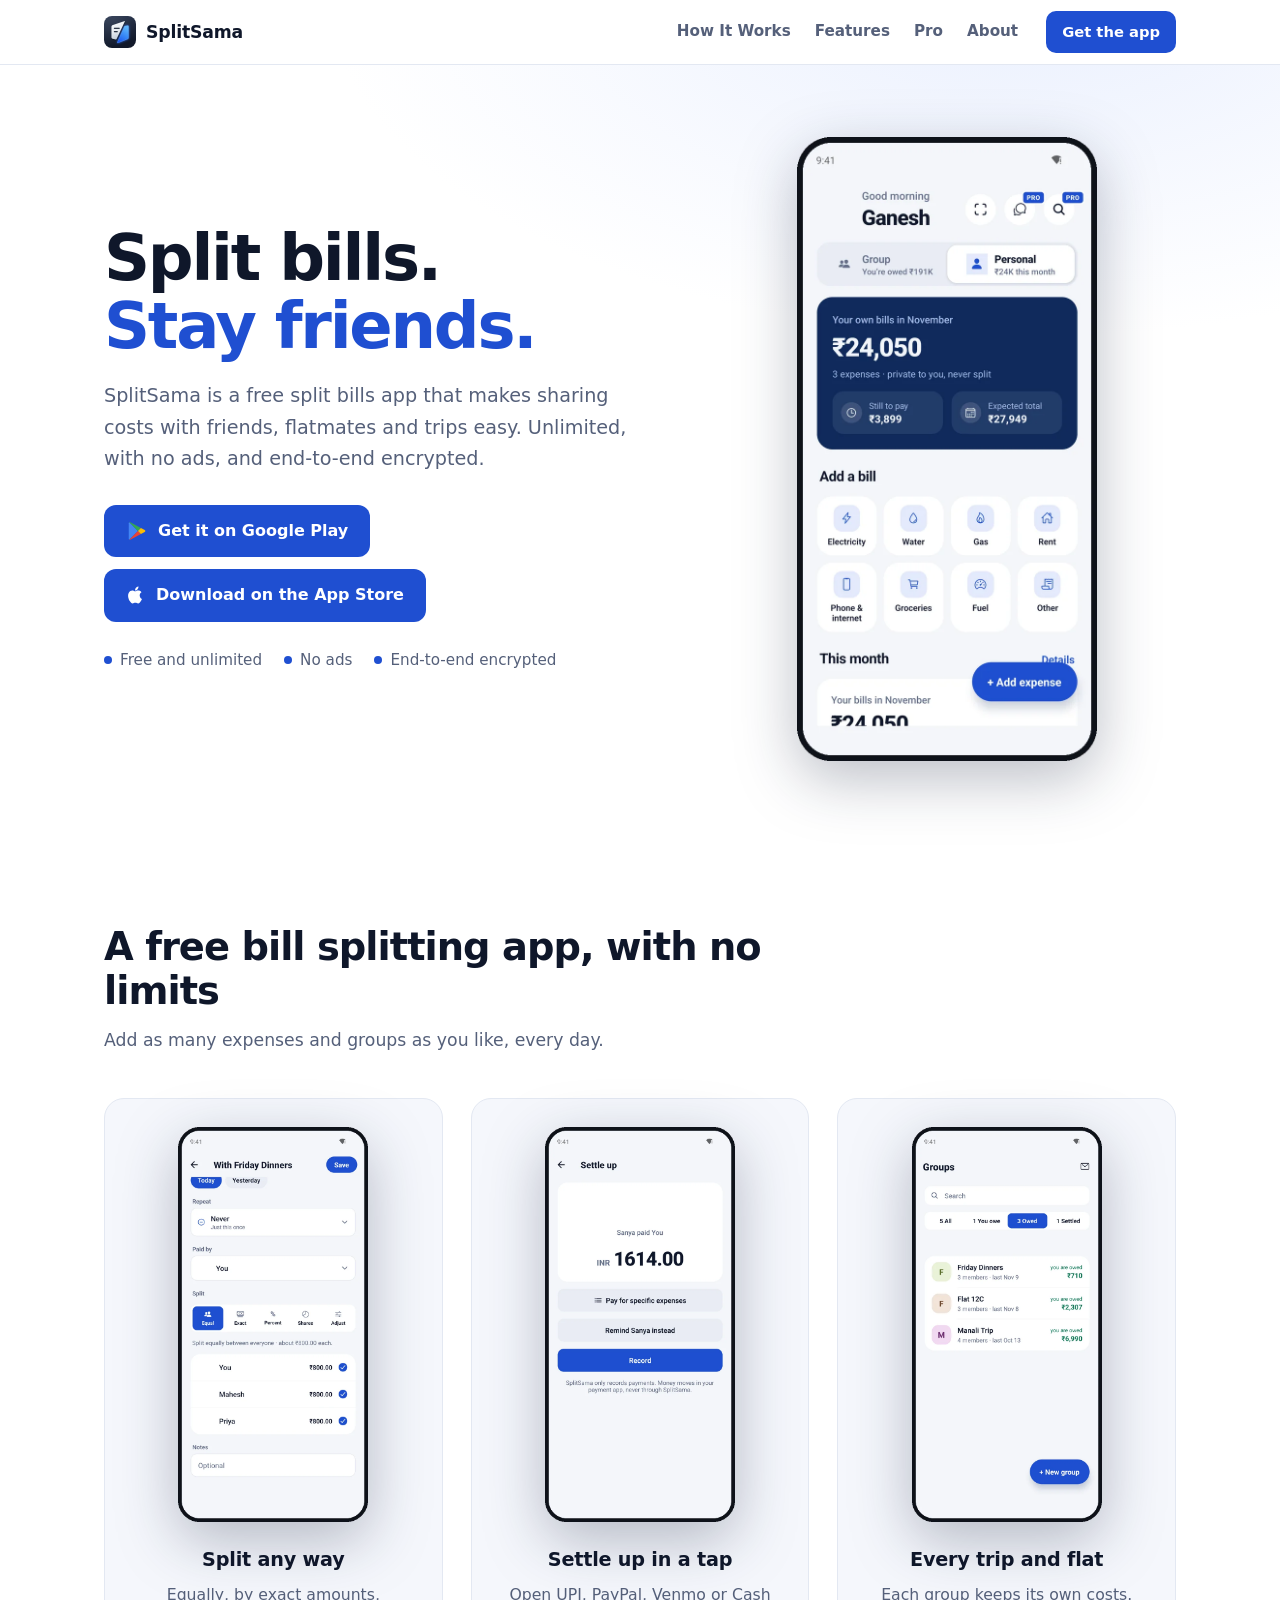
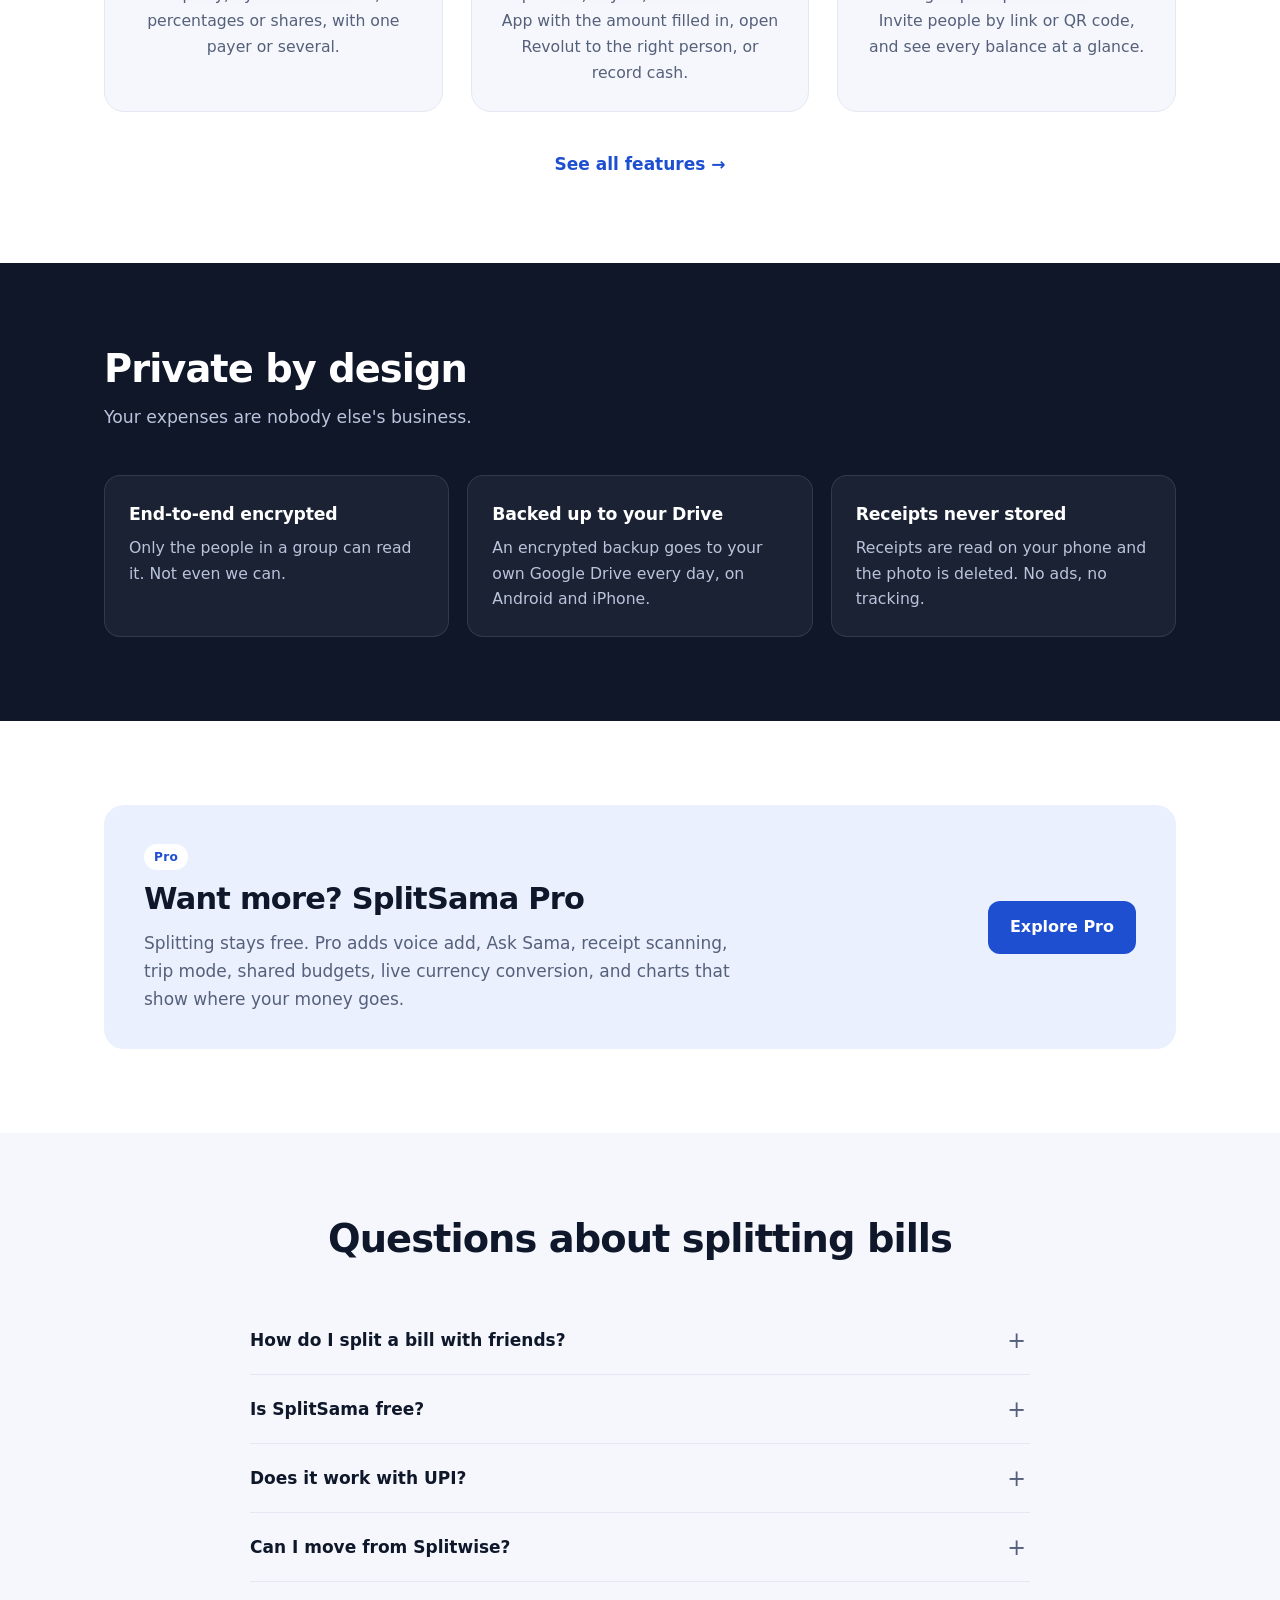
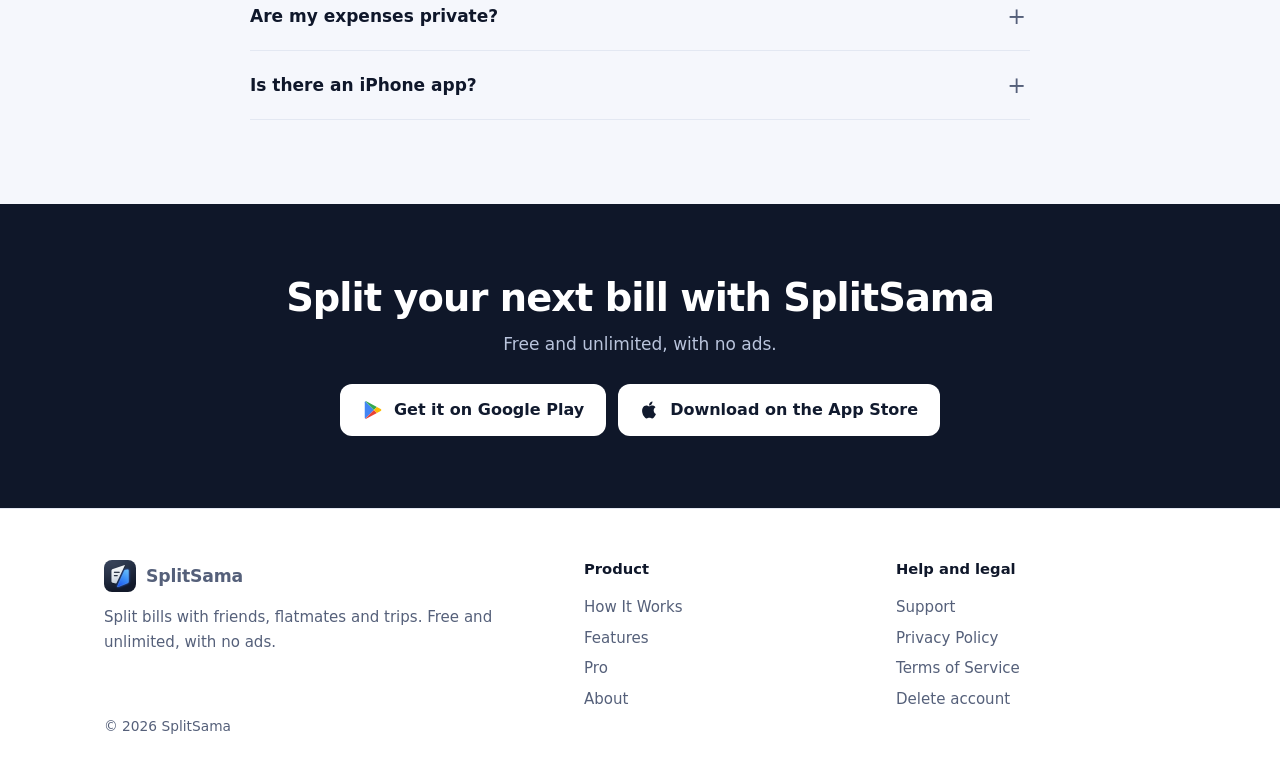
<file: index.html>
<!doctype html>
<html lang="en">
<head>
<meta charset="utf-8">
<meta name="viewport" content="width=device-width, initial-scale=1">
<title>SplitSama: Free Split Bills App for Friends and Trips</title>
<meta name="description" content="Split bills with friends, flatmates and trips. SplitSama is a free bill splitting app with no ads or limits, UPI settle up and end-to-end encryption.">
<meta name="google-site-verification" content="33WuQjzS_kU8hU95NZ-9Jg-osutWm6YpayBeqboP7Gw" />
<meta name="google-site-verification" content="TqF0RbSr_9hcaQNDDM16vgaKBQjCDULtSKiKw4Mheqk" />
<meta property="og:type" content="website">
<meta property="og:site_name" content="SplitSama">
<meta property="og:title" content="SplitSama: free split bills app for friends and trips">
<meta property="og:description" content="Split bills with friends, flatmates and trips. Free and unlimited, with no ads and end-to-end encryption.">
<meta property="og:url" content="https://splitsama.app/">
<meta property="og:image" content="https://splitsama.app/assets/og.jpg?v=6">
<meta property="og:image:width" content="1200">
<meta property="og:image:height" content="630">
<meta property="og:image:alt" content="SplitSama: split bills with friends and groups">
<meta name="twitter:card" content="summary_large_image">
<link rel="canonical" href="https://splitsama.app/">
<meta name="theme-color" content="#161E30">
<link rel="icon" href="https://splitsama.app/assets/icon.png" type="image/png" sizes="256x256">
<script type="application/ld+json">
[{"@context": "https://schema.org", "@type": "WebSite", "name": "SplitSama", "url": "https://splitsama.app/", "publisher": {"@id": "https://splitsama.app/#org"}}, {"@context": "https://schema.org", "@type": "Organization", "@id": "https://splitsama.app/#org", "name": "SplitSama", "url": "https://splitsama.app/", "logo": "https://splitsama.app/assets/icon.png", "email": "splitsama@gmail.com"}, {"@context": "https://schema.org", "@type": "MobileApplication", "name": "SplitSama", "url": "https://splitsama.app/", "description": "A free split bills app for friends, flatmates and trips, with no ads and end-to-end encryption.", "applicationCategory": "FinanceApplication", "operatingSystem": "Android, iOS", "image": "https://splitsama.app/assets/icon.png", "offers": {"@type": "Offer", "price": "0", "priceCurrency": "INR"}, "downloadUrl": ["https://play.google.com/store/apps/details?id=com.cadence.splitsama", "https://apps.apple.com/app/id6835806086"], "publisher": {"@id": "https://splitsama.app/#org"}, "screenshot": ["https://splitsama.app/assets/shots/dashboard.webp", "https://splitsama.app/assets/shots/split.webp", "https://splitsama.app/assets/shots/group.webp", "https://splitsama.app/assets/shots/settle.webp"], "featureList": ["Split bills equally, by exact amounts, percentages, shares or adjustments", "Unlimited groups and expenses with no ads", "Simplified debts", "Settle up with UPI, PayPal, Venmo, Cash App and Revolut", "Repeating expenses", "Import from Splitwise", "58 currencies", "Works offline", "End-to-end encrypted shared expenses"], "inLanguage": "en"}, {"@context": "https://schema.org", "@type": "FAQPage", "mainEntity": [{"@type": "Question", "name": "How do I split a bill with friends?", "acceptedAnswer": {"@type": "Answer", "text": "Add the expense in SplitSama, choose who paid and who shares it, and split it equally, by exact amounts, percentages or shares. SplitSama keeps a running balance, so everyone can see who owes whom."}}, {"@type": "Question", "name": "Is SplitSama free?", "acceptedAnswer": {"@type": "Answer", "text": "Yes. Splitting is free and unlimited, with no ads. An optional Pro plan adds extras such as receipt scanning, trip mode and budgets."}}, {"@type": "Question", "name": "Does it work with UPI?", "acceptedAnswer": {"@type": "Answer", "text": "Yes. Settle up opens UPI with the amount filled in. It also works with PayPal, Venmo, Cash App and Revolut, or you can record a cash payment."}}, {"@type": "Question", "name": "Can I move from Splitwise?", "acceptedAnswer": {"@type": "Answer", "text": "Yes. You can import a group from a Splitwise export for free."}}, {"@type": "Question", "name": "Are my expenses private?", "acceptedAnswer": {"@type": "Answer", "text": "Yes. Shared expenses are end-to-end encrypted, so only the people in a group can read them."}}, {"@type": "Question", "name": "Is there an iPhone app?", "acceptedAnswer": {"@type": "Answer", "text": "Yes. SplitSama is on the App Store for iPhone and on Google Play for Android, and your account and Pro work on both."}}]}]
</script>
<link rel="stylesheet" href="assets/site.css">
<meta property="og:locale" content="en_IN">
<meta name="twitter:title" content="SplitSama: Free Split Bills App for Friends and Trips">
<meta name="twitter:description" content="Split bills with friends, flatmates and trips. SplitSama is a free bill splitting app with no ads or limits, UPI settle up and end-to-end encryption.">
<meta name="twitter:image" content="https://splitsama.app/assets/og.jpg?v=6">
<link rel="apple-touch-icon" href="https://splitsama.app/assets/icon.png">
</head>
<body>
<header class="bar"><div class="wrap">
  <a class="brand" href="./"><img src="assets/icon.png" alt="SplitSama split bills app icon" width="32" height="32">SplitSama</a>
  <nav class="nav" aria-label="Main"><a href="how-it-works/">How It Works</a><a href="features/">Features</a><a href="pro/">Pro</a><a href="about/">About</a></nav>
  <a class="btn small" href="#get">Get the app</a>
</div></header>
<main>
<section class="hero"><div class="wrap">
  <div>
    <h1>Split bills.<br><span>Stay friends.</span></h1>
    <p class="lede">SplitSama is a free split bills app that makes sharing costs with friends, flatmates and trips easy. Unlimited, with no ads, and end-to-end encrypted.</p>
    <div class="stores"><a class="btn" href="https://play.google.com/store/apps/details?id=com.cadence.splitsama"><svg width="22" height="22" viewBox="0 0 24 24" aria-hidden="true"><path fill="#4285F4" d="M3.6 2.4 13 12 3.6 21.6c-.4-.2-.6-.6-.6-1.1V3.5c0-.5.2-.9.6-1.1z"/><path fill="#34A853" d="M16.3 8.7 13 12 3.6 2.4c.3-.1.7-.1 1 .1l11.7 6.2z"/><path fill="#EA4335" d="M16.3 15.3 4.6 21.5c-.3.2-.7.2-1 .1L13 12l3.3 3.3z"/><path fill="#FBBC04" d="M20.4 10.9c.9.5.9 1.7 0 2.2l-4.1 2.2L13 12l3.3-3.3 4.1 2.2z"/></svg>Get it on Google Play</a><a class="btn" href="https://apps.apple.com/app/id6835806086"><svg width="20" height="22" viewBox="0 0 24 24" aria-hidden="true"><path fill="currentColor" d="M16.4 12.6c0-2.6 2.1-3.8 2.2-3.9-1.2-1.8-3.1-2-3.7-2-1.6-.2-3.1.9-3.9.9-.8 0-2-.9-3.4-.9-1.7 0-3.3 1-4.2 2.6-1.8 3.1-.5 7.7 1.3 10.2.9 1.2 1.9 2.6 3.2 2.6 1.3-.1 1.8-.8 3.3-.8s2 .8 3.4.8c1.4 0 2.3-1.3 3.1-2.5 1-1.4 1.4-2.8 1.4-2.9-.1 0-2.7-1-2.7-4.1zM13.9 5c.7-.9 1.2-2 1.1-3.2-1 0-2.3.7-3 1.6-.7.8-1.2 2-1.1 3.1 1.1.1 2.3-.6 3-1.5z"/></svg>Download on the App Store</a></div>
    <ul class="checks"><li>Free and unlimited</li><li>No ads</li><li>End-to-end encrypted</li></ul>
  </div>
  <div><img class="shot" src="assets/shots/dashboard.webp" alt="SplitSama dashboard showing your own bills this month" width="620" height="1290" fetchpriority="high"></div>
</div></section>

<section class="block"><div class="wrap">
  <div class="head"><h2>A free bill splitting app, with no limits</h2><p>Add as many expenses and groups as you like, every day.</p></div>
  <div class="hl">
    <div class="hl-item"><img class="shot" src="assets/shots/split.webp" alt="Splitting a dinner equally between three friends, with exact, percent and shares options" width="620" height="1290" loading="lazy"><div><h3>Split any way</h3><p>Equally, by exact amounts, percentages or shares, with one payer or several.</p></div></div>
    <div class="hl-item"><img class="shot" src="assets/shots/settle.webp" alt="Settling up with a friend in SplitSama" width="620" height="1290" loading="lazy"><div><h3>Settle up in a tap</h3><p>Open UPI, PayPal, Venmo or Cash App with the amount filled in, open Revolut to the right person, or record cash.</p></div></div>
    <div class="hl-item"><img class="shot" src="assets/shots/groups.webp" alt="A list of groups showing what each one owes" width="620" height="1290" loading="lazy"><div><h3>Every trip and flat</h3><p>Each group keeps its own costs. Invite people by link or QR code, and see every balance at a glance.</p></div></div>
  </div>
  <p class="hl-more"><a class="more" href="features/">See all features →</a></p>
</div></section>

<section class="block band"><div class="wrap">
  <div class="head"><h2>Private by design</h2><p>Your expenses are nobody else's business.</p></div>
  <div class="grid"><div class="card"><h3>End-to-end encrypted</h3><p>Only the people in a group can read it. Not even we can.</p></div><div class="card"><h3>Backed up to your Drive</h3><p>An encrypted backup goes to your own Google Drive every day, on Android and iPhone.</p></div><div class="card"><h3>Receipts never stored</h3><p>Receipts are read on your phone and the photo is deleted. No ads, no tracking.</p></div></div>
</div></section>

<section class="block"><div class="wrap">
  <div class="pro-teaser"><div><span class="tag">Pro</span><h2>Want more? SplitSama Pro</h2><p>Splitting stays free. Pro adds voice add, Ask Sama, receipt scanning, trip mode, shared budgets, live currency conversion, and charts that show where your money goes.</p></div><a class="btn" href="pro/">Explore Pro</a></div>
</div></section>

<section class="block alt"><div class="wrap">
  <div class="head center"><h2>Questions about splitting bills</h2></div>
  <div class="faq"><details><summary>How do I split a bill with friends?</summary><p>Add the expense in SplitSama, choose who paid and who shares it, and split it equally, by exact amounts, percentages or shares. SplitSama keeps a running balance, so everyone can see who owes whom.</p></details><details><summary>Is SplitSama free?</summary><p>Yes. Splitting is free and unlimited, with no ads. An optional Pro plan adds extras such as receipt scanning, trip mode and budgets.</p></details><details><summary>Does it work with UPI?</summary><p>Yes. Settle up opens UPI with the amount filled in. It also works with PayPal, Venmo, Cash App and Revolut, or you can record a cash payment.</p></details><details><summary>Can I move from Splitwise?</summary><p>Yes. You can import a group from a Splitwise export for free.</p></details><details><summary>Are my expenses private?</summary><p>Yes. Shared expenses are end-to-end encrypted, so only the people in a group can read them.</p></details><details><summary>Is there an iPhone app?</summary><p>Yes. SplitSama is on the App Store for iPhone and on Google Play for Android, and your account and Pro work on both.</p></details></div>
</div></section>
<section class="cta" id="get"><div class="wrap"><h2>Split your next bill with SplitSama</h2><p>Free and unlimited, with no ads.</p><div class="stores"><a class="btn light" href="https://play.google.com/store/apps/details?id=com.cadence.splitsama"><svg width="22" height="22" viewBox="0 0 24 24" aria-hidden="true"><path fill="#4285F4" d="M3.6 2.4 13 12 3.6 21.6c-.4-.2-.6-.6-.6-1.1V3.5c0-.5.2-.9.6-1.1z"/><path fill="#34A853" d="M16.3 8.7 13 12 3.6 2.4c.3-.1.7-.1 1 .1l11.7 6.2z"/><path fill="#EA4335" d="M16.3 15.3 4.6 21.5c-.3.2-.7.2-1 .1L13 12l3.3 3.3z"/><path fill="#FBBC04" d="M20.4 10.9c.9.5.9 1.7 0 2.2l-4.1 2.2L13 12l3.3-3.3 4.1 2.2z"/></svg>Get it on Google Play</a><a class="btn light" href="https://apps.apple.com/app/id6835806086"><svg width="20" height="22" viewBox="0 0 24 24" aria-hidden="true"><path fill="currentColor" d="M16.4 12.6c0-2.6 2.1-3.8 2.2-3.9-1.2-1.8-3.1-2-3.7-2-1.6-.2-3.1.9-3.9.9-.8 0-2-.9-3.4-.9-1.7 0-3.3 1-4.2 2.6-1.8 3.1-.5 7.7 1.3 10.2.9 1.2 1.9 2.6 3.2 2.6 1.3-.1 1.8-.8 3.3-.8s2 .8 3.4.8c1.4 0 2.3-1.3 3.1-2.5 1-1.4 1.4-2.8 1.4-2.9-.1 0-2.7-1-2.7-4.1zM13.9 5c.7-.9 1.2-2 1.1-3.2-1 0-2.3.7-3 1.6-.7.8-1.2 2-1.1 3.1 1.1.1 2.3-.6 3-1.5z"/></svg>Download on the App Store</a></div></div></section>
</main>
<footer class="foot"><div class="wrap">
  <div class="cols">
    <div><a class="brand" href="./"><img src="assets/icon.png" alt="" width="32" height="32">SplitSama</a><p>Split bills with friends, flatmates and trips. Free and unlimited, with no ads.</p></div>
    <div><h4>Product</h4><a href="how-it-works/">How It Works</a><a href="features/">Features</a><a href="pro/">Pro</a><a href="about/">About</a></div>
    <div><h4>Help and legal</h4><a href="mailto:splitsama@gmail.com">Support</a><a href="privacy/">Privacy Policy</a><a href="terms/">Terms of Service</a><a href="delete-account/">Delete account</a></div>
  </div>
  <p class="copy">© 2026 SplitSama</p>
</div></footer>
</body>
</html>
</file>
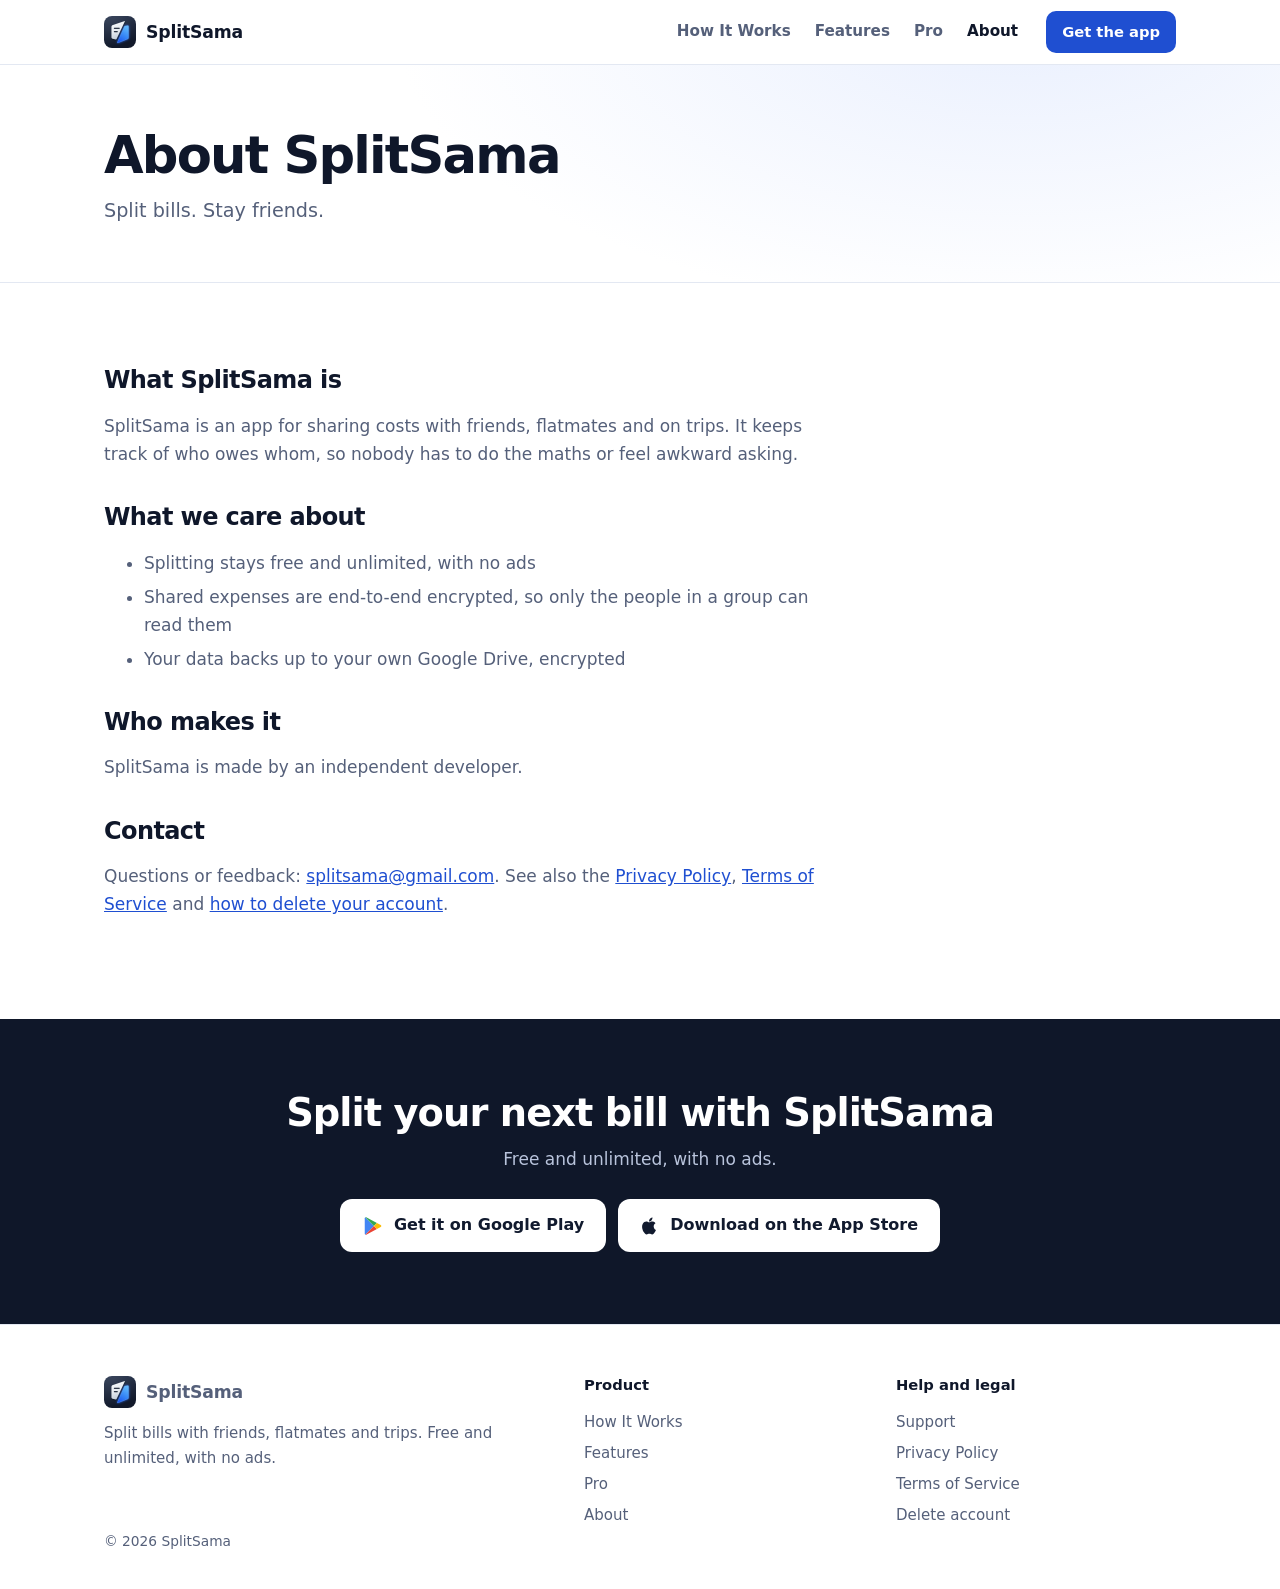
<file: about/index.html>
<!doctype html>
<html lang="en">
<head>
<meta charset="utf-8">
<meta name="viewport" content="width=device-width, initial-scale=1">
<title>About SplitSama</title>
<meta name="description" content="SplitSama is a free, private app for splitting bills with friends, flatmates and trips, made by an independent developer.">
<link rel="canonical" href="https://splitsama.app/about/">
<meta property="og:type" content="website">
<meta property="og:site_name" content="SplitSama">
<meta property="og:title" content="About SplitSama">
<meta property="og:description" content="SplitSama is a free, private app for splitting bills with friends, flatmates and trips, made by an independent developer.">
<meta property="og:url" content="https://splitsama.app/about/">
<meta property="og:image" content="https://splitsama.app/assets/og.jpg?v=6">
<meta name="twitter:card" content="summary_large_image">
<meta name="theme-color" content="#161E30">
<link rel="icon" href="https://splitsama.app/assets/icon.png" type="image/png" sizes="256x256">
<link rel="stylesheet" href="../assets/site.css">
<meta property="og:image:width" content="1200">
<meta property="og:image:height" content="630">
<meta property="og:image:alt" content="SplitSama: split bills with friends and groups">
<meta property="og:locale" content="en_IN">
<meta name="twitter:title" content="About SplitSama">
<meta name="twitter:description" content="SplitSama is a free, private app for splitting bills with friends, flatmates and trips, made by an independent developer.">
<meta name="twitter:image" content="https://splitsama.app/assets/og.jpg?v=6">
<link rel="apple-touch-icon" href="https://splitsama.app/assets/icon.png">
<script type="application/ld+json">
[{"@context": "https://schema.org", "@type": "Organization", "@id": "https://splitsama.app/#org", "name": "SplitSama", "url": "https://splitsama.app/", "logo": "https://splitsama.app/assets/icon.png", "email": "splitsama@gmail.com"}, {"@context": "https://schema.org", "@type": "BreadcrumbList", "itemListElement": [{"@type": "ListItem", "position": 1, "name": "SplitSama", "item": "https://splitsama.app/"}, {"@type": "ListItem", "position": 2, "name": "About", "item": "https://splitsama.app/about/"}]}]
</script>
</head>
<body>
<header class="bar"><div class="wrap">
  <a class="brand" href="../"><img src="../assets/icon.png" alt="SplitSama split bills app icon" width="32" height="32">SplitSama</a>
  <nav class="nav" aria-label="Main"><a href="../how-it-works/">How It Works</a><a href="../features/">Features</a><a href="../pro/">Pro</a><a href="../about/" aria-current="page">About</a></nav>
  <a class="btn small" href="#get">Get the app</a>
</div></header>
<main>
<section class="page-head"><div class="wrap"><h1>About SplitSama</h1><p class="lede">Split bills. Stay friends.</p></div></section>
<section class="block"><div class="wrap"><div class="prose">
<h2>What SplitSama is</h2><p>SplitSama is an app for sharing costs with friends, flatmates and on trips. It keeps track of who owes whom, so nobody has to do the maths or feel awkward asking.</p>
<h2>What we care about</h2><ul><li>Splitting stays free and unlimited, with no ads</li><li>Shared expenses are end-to-end encrypted, so only the people in a group can read them</li><li>Your data backs up to your own Google Drive, encrypted</li></ul>
<h2>Who makes it</h2><p>SplitSama is made by an independent developer.</p>
<h2>Contact</h2><p>Questions or feedback: <a href="mailto:splitsama@gmail.com">splitsama@gmail.com</a>. See also the <a href="../privacy/">Privacy Policy</a>, <a href="../terms/">Terms of Service</a> and <a href="../delete-account/">how to delete your account</a>.</p>
</div></div></section>
<section class="cta" id="get"><div class="wrap"><h2>Split your next bill with SplitSama</h2><p>Free and unlimited, with no ads.</p><div class="stores"><a class="btn light" href="https://play.google.com/store/apps/details?id=com.cadence.splitsama"><svg width="22" height="22" viewBox="0 0 24 24" aria-hidden="true"><path fill="#4285F4" d="M3.6 2.4 13 12 3.6 21.6c-.4-.2-.6-.6-.6-1.1V3.5c0-.5.2-.9.6-1.1z"/><path fill="#34A853" d="M16.3 8.7 13 12 3.6 2.4c.3-.1.7-.1 1 .1l11.7 6.2z"/><path fill="#EA4335" d="M16.3 15.3 4.6 21.5c-.3.2-.7.2-1 .1L13 12l3.3 3.3z"/><path fill="#FBBC04" d="M20.4 10.9c.9.5.9 1.7 0 2.2l-4.1 2.2L13 12l3.3-3.3 4.1 2.2z"/></svg>Get it on Google Play</a><a class="btn light" href="https://apps.apple.com/app/id6835806086"><svg width="20" height="22" viewBox="0 0 24 24" aria-hidden="true"><path fill="currentColor" d="M16.4 12.6c0-2.6 2.1-3.8 2.2-3.9-1.2-1.8-3.1-2-3.7-2-1.6-.2-3.1.9-3.9.9-.8 0-2-.9-3.4-.9-1.7 0-3.3 1-4.2 2.6-1.8 3.1-.5 7.7 1.3 10.2.9 1.2 1.9 2.6 3.2 2.6 1.3-.1 1.8-.8 3.3-.8s2 .8 3.4.8c1.4 0 2.3-1.3 3.1-2.5 1-1.4 1.4-2.8 1.4-2.9-.1 0-2.7-1-2.7-4.1zM13.9 5c.7-.9 1.2-2 1.1-3.2-1 0-2.3.7-3 1.6-.7.8-1.2 2-1.1 3.1 1.1.1 2.3-.6 3-1.5z"/></svg>Download on the App Store</a></div></div></section>
</main>
<footer class="foot"><div class="wrap">
  <div class="cols">
    <div><a class="brand" href="../"><img src="../assets/icon.png" alt="" width="32" height="32">SplitSama</a><p>Split bills with friends, flatmates and trips. Free and unlimited, with no ads.</p></div>
    <div><h4>Product</h4><a href="../how-it-works/">How It Works</a><a href="../features/">Features</a><a href="../pro/">Pro</a><a href="../about/">About</a></div>
    <div><h4>Help and legal</h4><a href="mailto:splitsama@gmail.com">Support</a><a href="../privacy/">Privacy Policy</a><a href="../terms/">Terms of Service</a><a href="../delete-account/">Delete account</a></div>
  </div>
  <p class="copy">© 2026 SplitSama</p>
</div></footer>
</body>
</html>
</file>
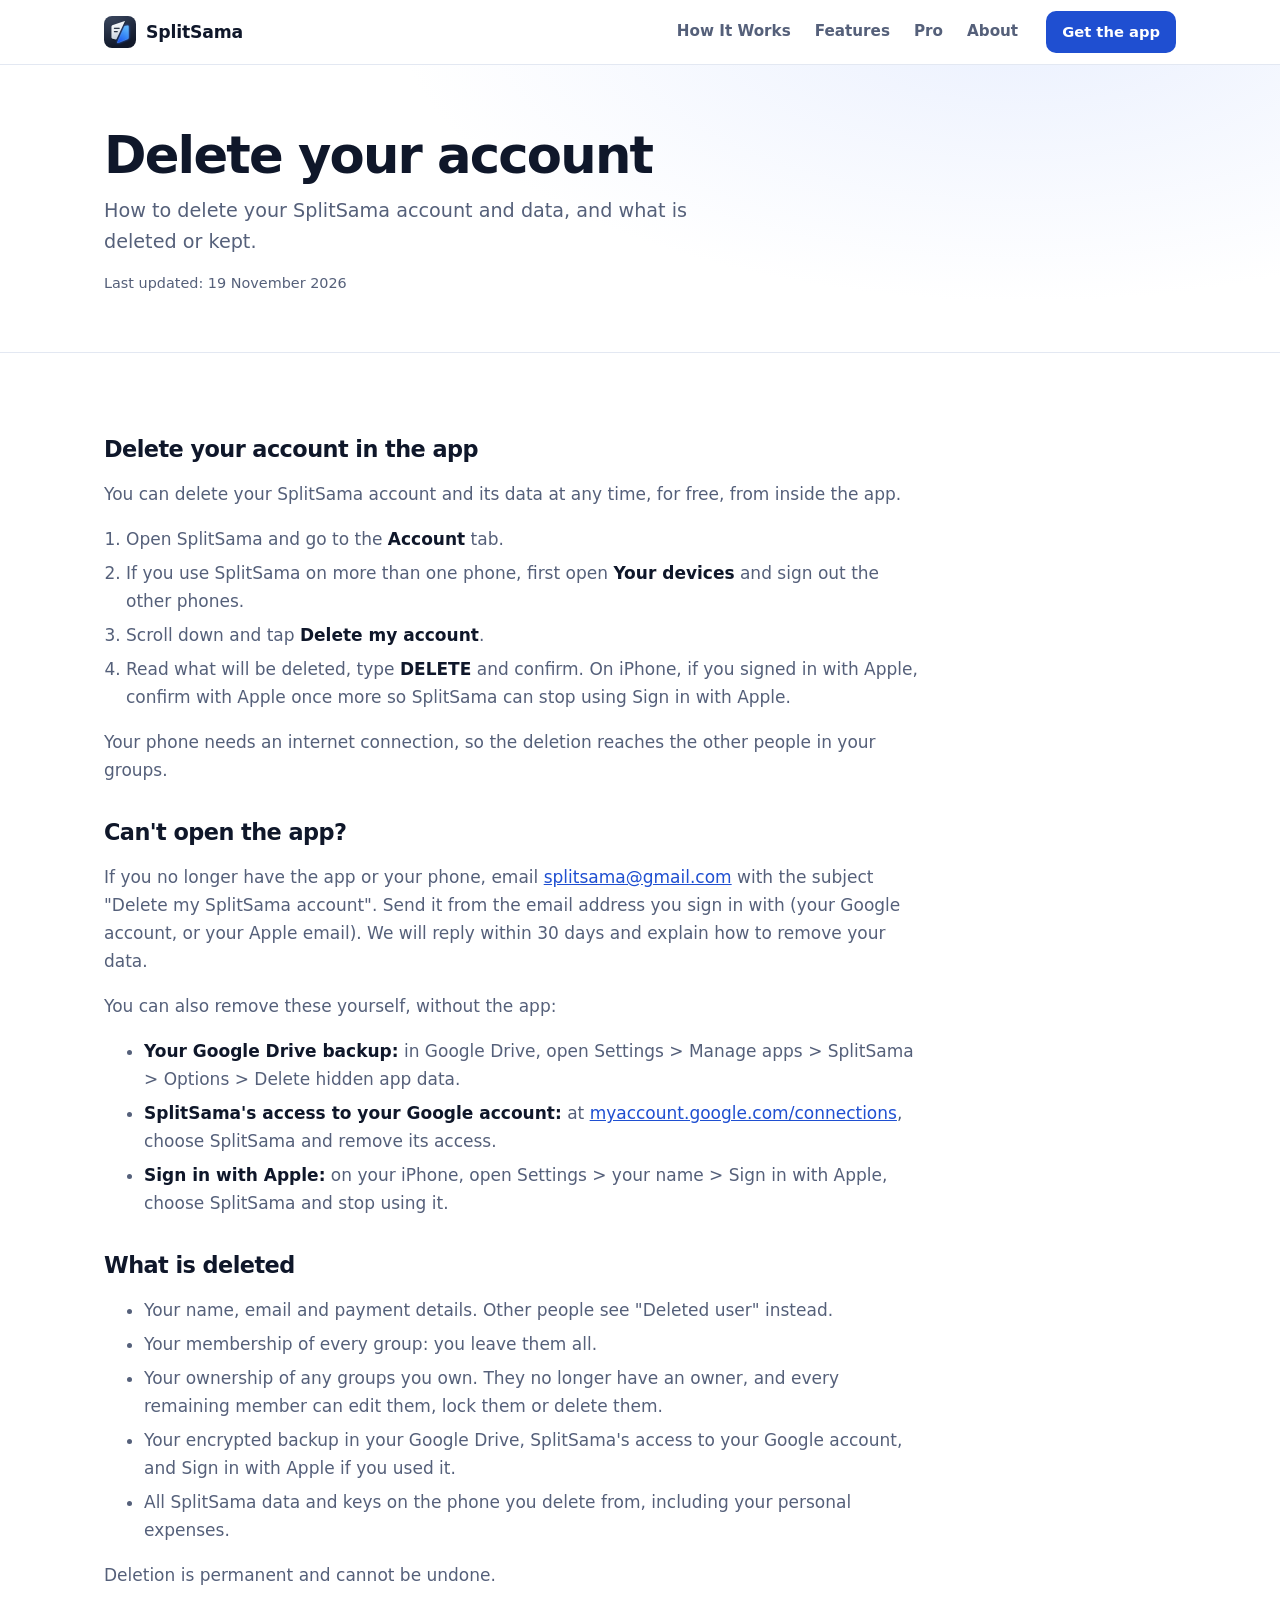
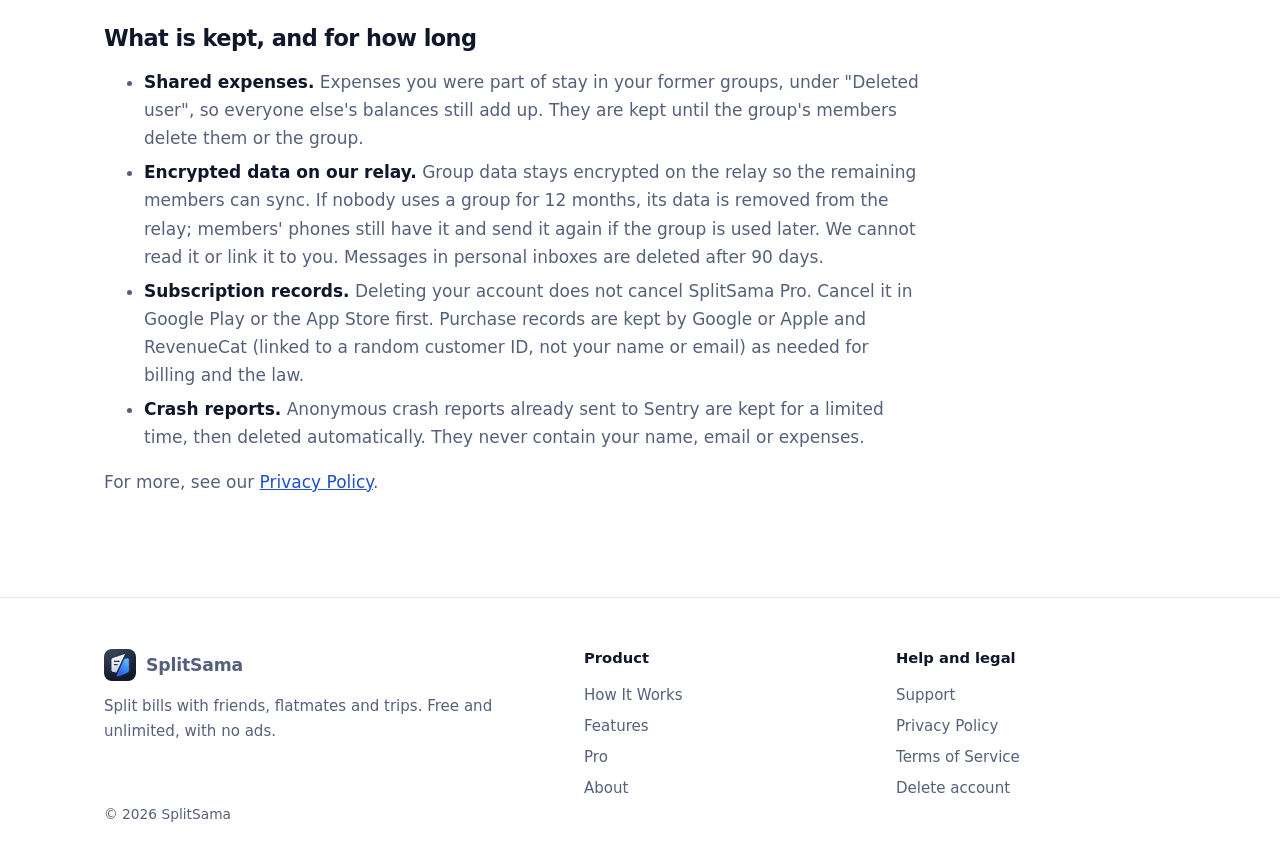
<file: delete-account/index.html>
<!doctype html>
<html lang="en">
<head>
<meta charset="utf-8">
<meta name="viewport" content="width=device-width, initial-scale=1">
<title>Delete Account · SplitSama</title>
<meta name="description" content="How to delete your SplitSama account and data, and what is deleted or kept.">
<link rel="canonical" href="https://splitsama.app/delete-account/">
<meta property="og:type" content="website">
<meta property="og:site_name" content="SplitSama">
<meta property="og:title" content="Delete Account · SplitSama">
<meta property="og:description" content="How to delete your SplitSama account and data, and what is deleted or kept.">
<meta property="og:url" content="https://splitsama.app/delete-account/">
<meta property="og:image" content="https://splitsama.app/assets/og.jpg?v=6">
<meta name="twitter:card" content="summary_large_image">
<meta name="theme-color" content="#161E30">
<link rel="icon" href="https://splitsama.app/assets/icon.png" type="image/png" sizes="256x256">
<link rel="stylesheet" href="../assets/site.css">
<meta property="og:image:width" content="1200">
<meta property="og:image:height" content="630">
<meta property="og:image:alt" content="SplitSama: split bills with friends and groups">
<meta property="og:locale" content="en_IN">
<meta name="twitter:title" content="Delete Account · SplitSama">
<meta name="twitter:description" content="How to delete your SplitSama account and data, and what is deleted or kept.">
<meta name="twitter:image" content="https://splitsama.app/assets/og.jpg?v=6">
<link rel="apple-touch-icon" href="https://splitsama.app/assets/icon.png">
<script type="application/ld+json">
[{"@context": "https://schema.org", "@type": "Organization", "@id": "https://splitsama.app/#org", "name": "SplitSama", "url": "https://splitsama.app/", "logo": "https://splitsama.app/assets/icon.png", "email": "splitsama@gmail.com"}, {"@context": "https://schema.org", "@type": "BreadcrumbList", "itemListElement": [{"@type": "ListItem", "position": 1, "name": "SplitSama", "item": "https://splitsama.app/"}, {"@type": "ListItem", "position": 2, "name": "Delete account", "item": "https://splitsama.app/delete-account/"}]}]
</script>
</head>
<body>
<header class="bar"><div class="wrap">
  <a class="brand" href="../" aria-label="Home"><img src="../assets/icon.png" alt="SplitSama split bills app icon" width="32" height="32">SplitSama</a>
  <nav class="nav" aria-label="Main"><a href="../how-it-works/">How It Works</a><a href="../features/">Features</a><a href="../pro/">Pro</a><a href="../about/">About</a></nav>
  <a class="btn small" href="../#get">Get the app</a>
</div></header>
<main>
<section class="page-head"><div class="wrap"><h1>Delete your account</h1><p class="lede">How to delete your SplitSama account and data, and what is deleted or kept.</p><p class="updated">Last updated: 19 November 2026</p></div></section>
<section class="block"><div class="wrap"><div class="prose legal">
<h2>Delete your account in the app</h2>
  <p>You can delete your SplitSama account and its data at any time, for free, from inside the app.</p>
  <ol>
    <li>Open SplitSama and go to the <strong>Account</strong> tab.</li>
    <li>If you use SplitSama on more than one phone, first open <strong>Your devices</strong> and sign out the other phones.</li>
    <li>Scroll down and tap <strong>Delete my account</strong>.</li>
    <li>Read what will be deleted, type <strong>DELETE</strong> and confirm. On iPhone, if you signed in with Apple, confirm with Apple once more so SplitSama can stop using Sign in with Apple.</li>
  </ol>
  <p>Your phone needs an internet connection, so the deletion reaches the other people in your groups.</p>

<h2>Can't open the app?</h2>
  <p>If you no longer have the app or your phone, email <a href="mailto:splitsama@gmail.com?subject=Delete%20my%20SplitSama%20account">splitsama@gmail.com</a> with the subject "Delete my SplitSama account". Send it from the email address you sign in with (your Google account, or your Apple email). We will reply within 30 days and explain how to remove your data.</p>
  <p>You can also remove these yourself, without the app:</p>
  <ul>
    <li><strong>Your Google Drive backup:</strong> in Google Drive, open Settings &gt; Manage apps &gt; SplitSama &gt; Options &gt; Delete hidden app data.</li>
    <li><strong>SplitSama's access to your Google account:</strong> at <a href="https://myaccount.google.com/connections">myaccount.google.com/connections</a>, choose SplitSama and remove its access.</li>
    <li><strong>Sign in with Apple:</strong> on your iPhone, open Settings &gt; your name &gt; Sign in with Apple, choose SplitSama and stop using it.</li>
  </ul>

<h2>What is deleted</h2>
  <ul>
    <li>Your name, email and payment details. Other people see "Deleted user" instead.</li>
    <li>Your membership of every group: you leave them all.</li>
    <li>Your ownership of any groups you own. They no longer have an owner, and every remaining member can edit them, lock them or delete them.</li>
    <li>Your encrypted backup in your Google Drive, SplitSama's access to your Google account, and Sign in with Apple if you used it.</li>
    <li>All SplitSama data and keys on the phone you delete from, including your personal expenses.</li>
  </ul>
  <p>Deletion is permanent and cannot be undone.</p>

<h2>What is kept, and for how long</h2>
  <ul>
    <li><strong>Shared expenses.</strong> Expenses you were part of stay in your former groups, under "Deleted user", so everyone else's balances still add up. They are kept until the group's members delete them or the group.</li>
    <li><strong>Encrypted data on our relay.</strong> Group data stays encrypted on the relay so the remaining members can sync. If nobody uses a group for 12 months, its data is removed from the relay; members' phones still have it and send it again if the group is used later. We cannot read it or link it to you. Messages in personal inboxes are deleted after 90 days.</li>
    <li><strong>Subscription records.</strong> Deleting your account does not cancel SplitSama Pro. Cancel it in Google Play or the App Store first. Purchase records are kept by Google or Apple and RevenueCat (linked to a random customer ID, not your name or email) as needed for billing and the law.</li>
    <li><strong>Crash reports.</strong> Anonymous crash reports already sent to Sentry are kept for a limited time, then deleted automatically. They never contain your name, email or expenses.</li>
  </ul>
  <p>For more, see our <a href="../privacy/">Privacy Policy</a>.</p>
</div></div></section>
</main>
<footer class="foot"><div class="wrap">
  <div class="cols">
    <div><a class="brand" href="../"><img src="../assets/icon.png" alt="" width="32" height="32">SplitSama</a><p>Split bills with friends, flatmates and trips. Free and unlimited, with no ads.</p></div>
    <div><h4>Product</h4><a href="../how-it-works/">How It Works</a><a href="../features/">Features</a><a href="../pro/">Pro</a><a href="../about/">About</a></div>
    <div><h4>Help and legal</h4><a href="mailto:splitsama@gmail.com">Support</a><a href="../privacy/">Privacy Policy</a><a href="../terms/">Terms of Service</a><a href="../delete-account/">Delete account</a></div>
  </div>
  <p class="copy">© 2026 SplitSama</p>
</div></footer>
</body>
</html>
</file>
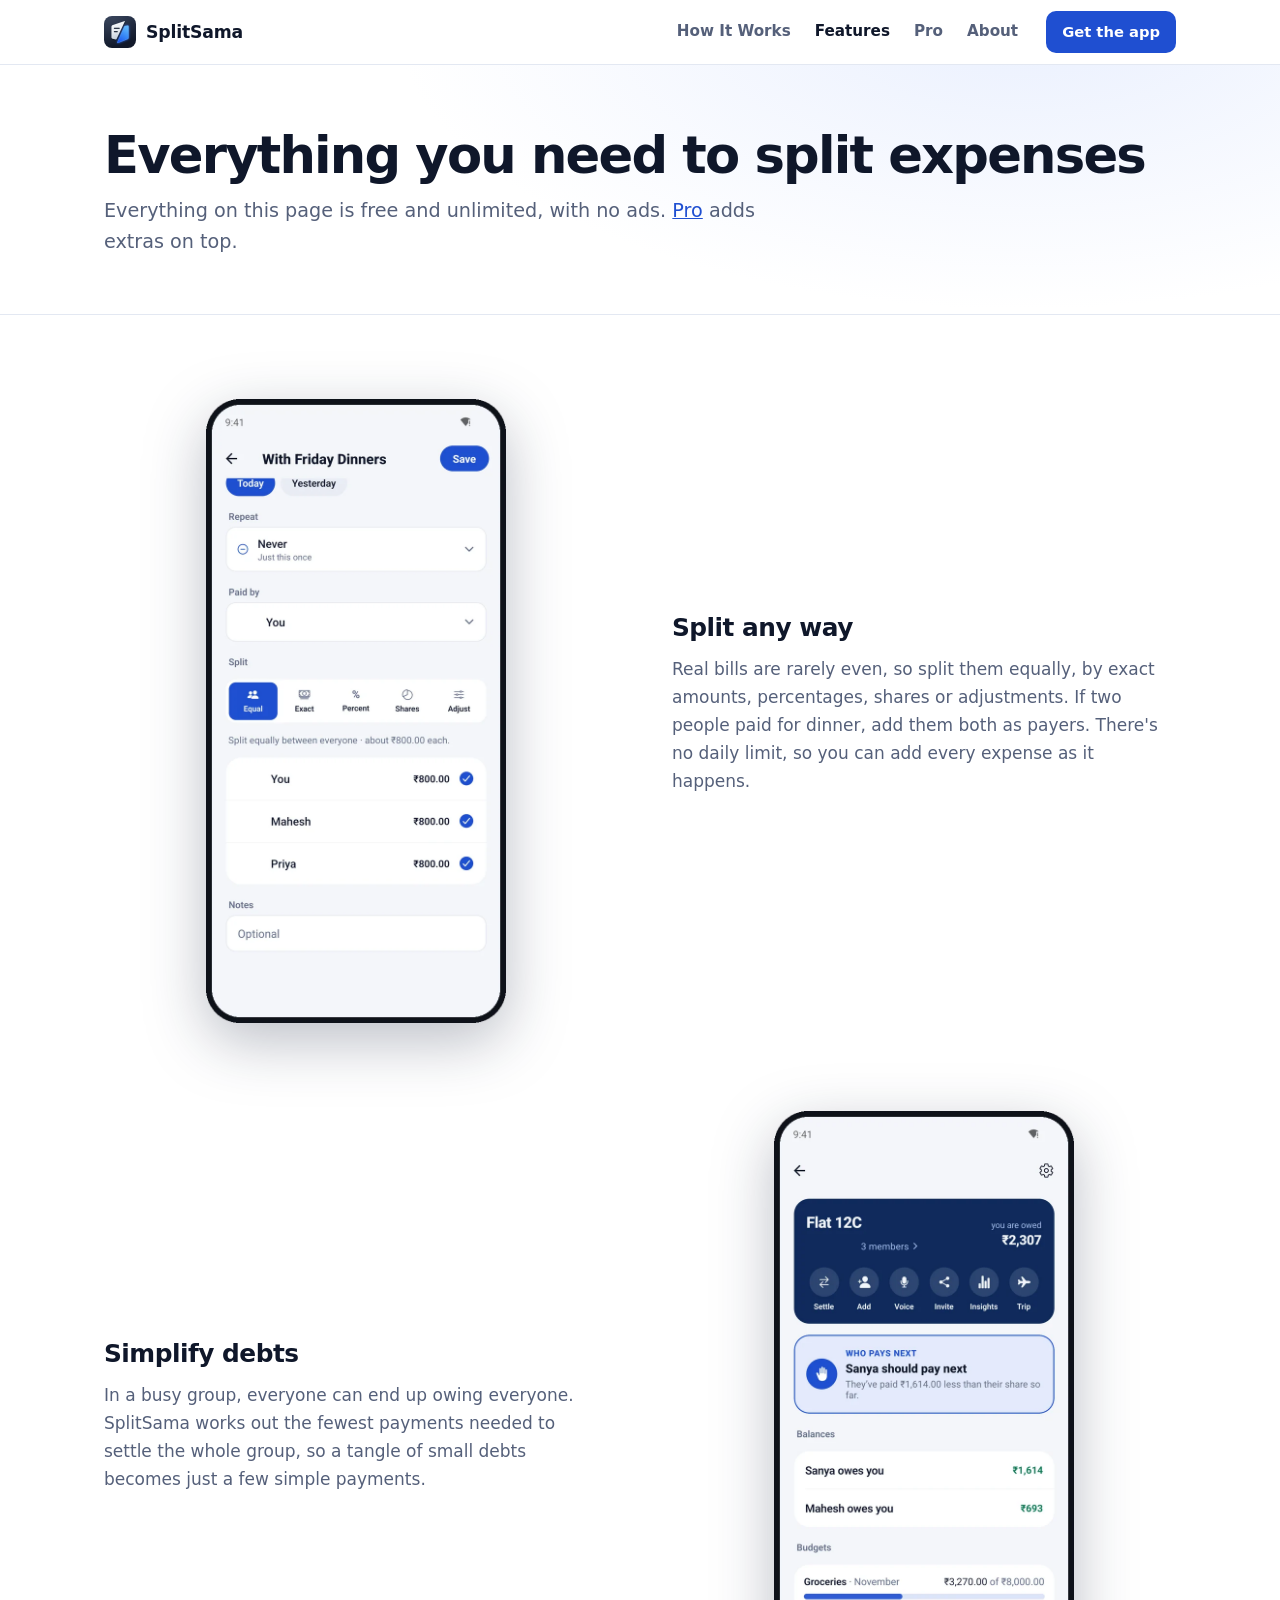
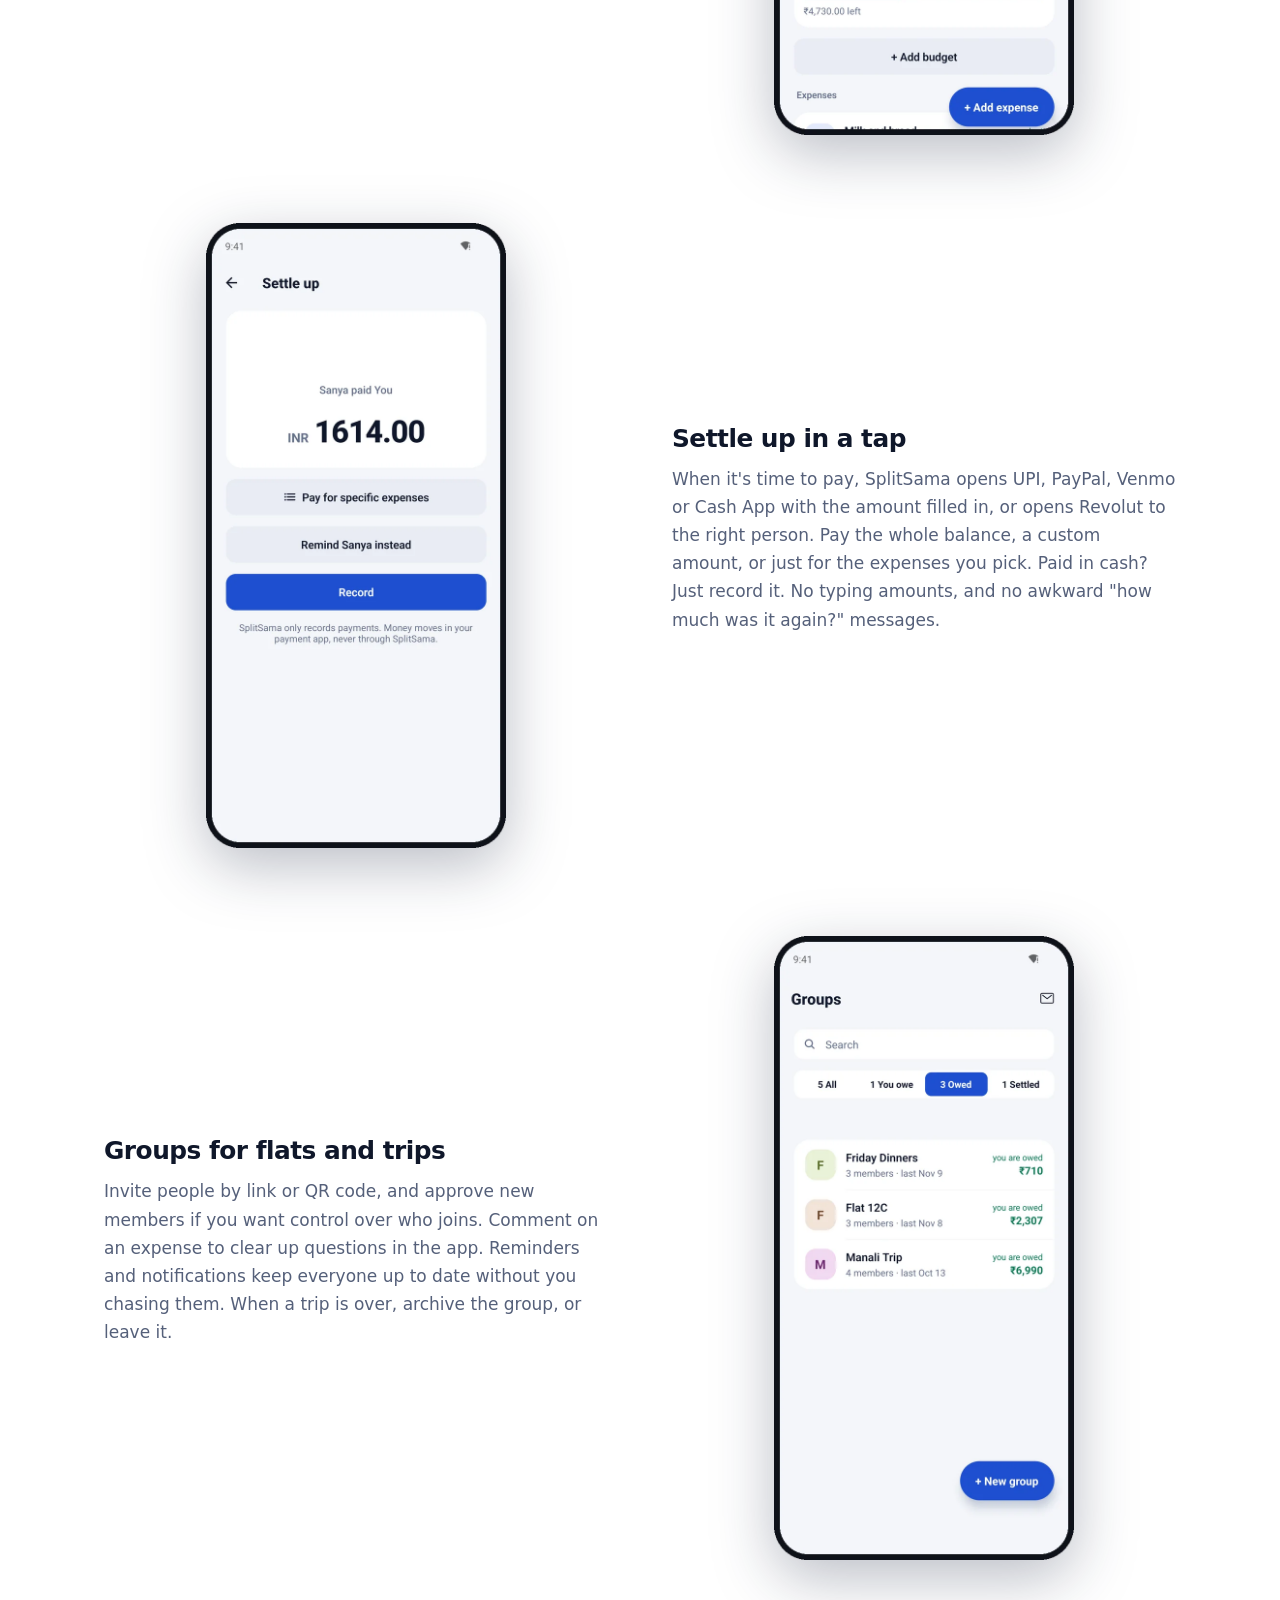
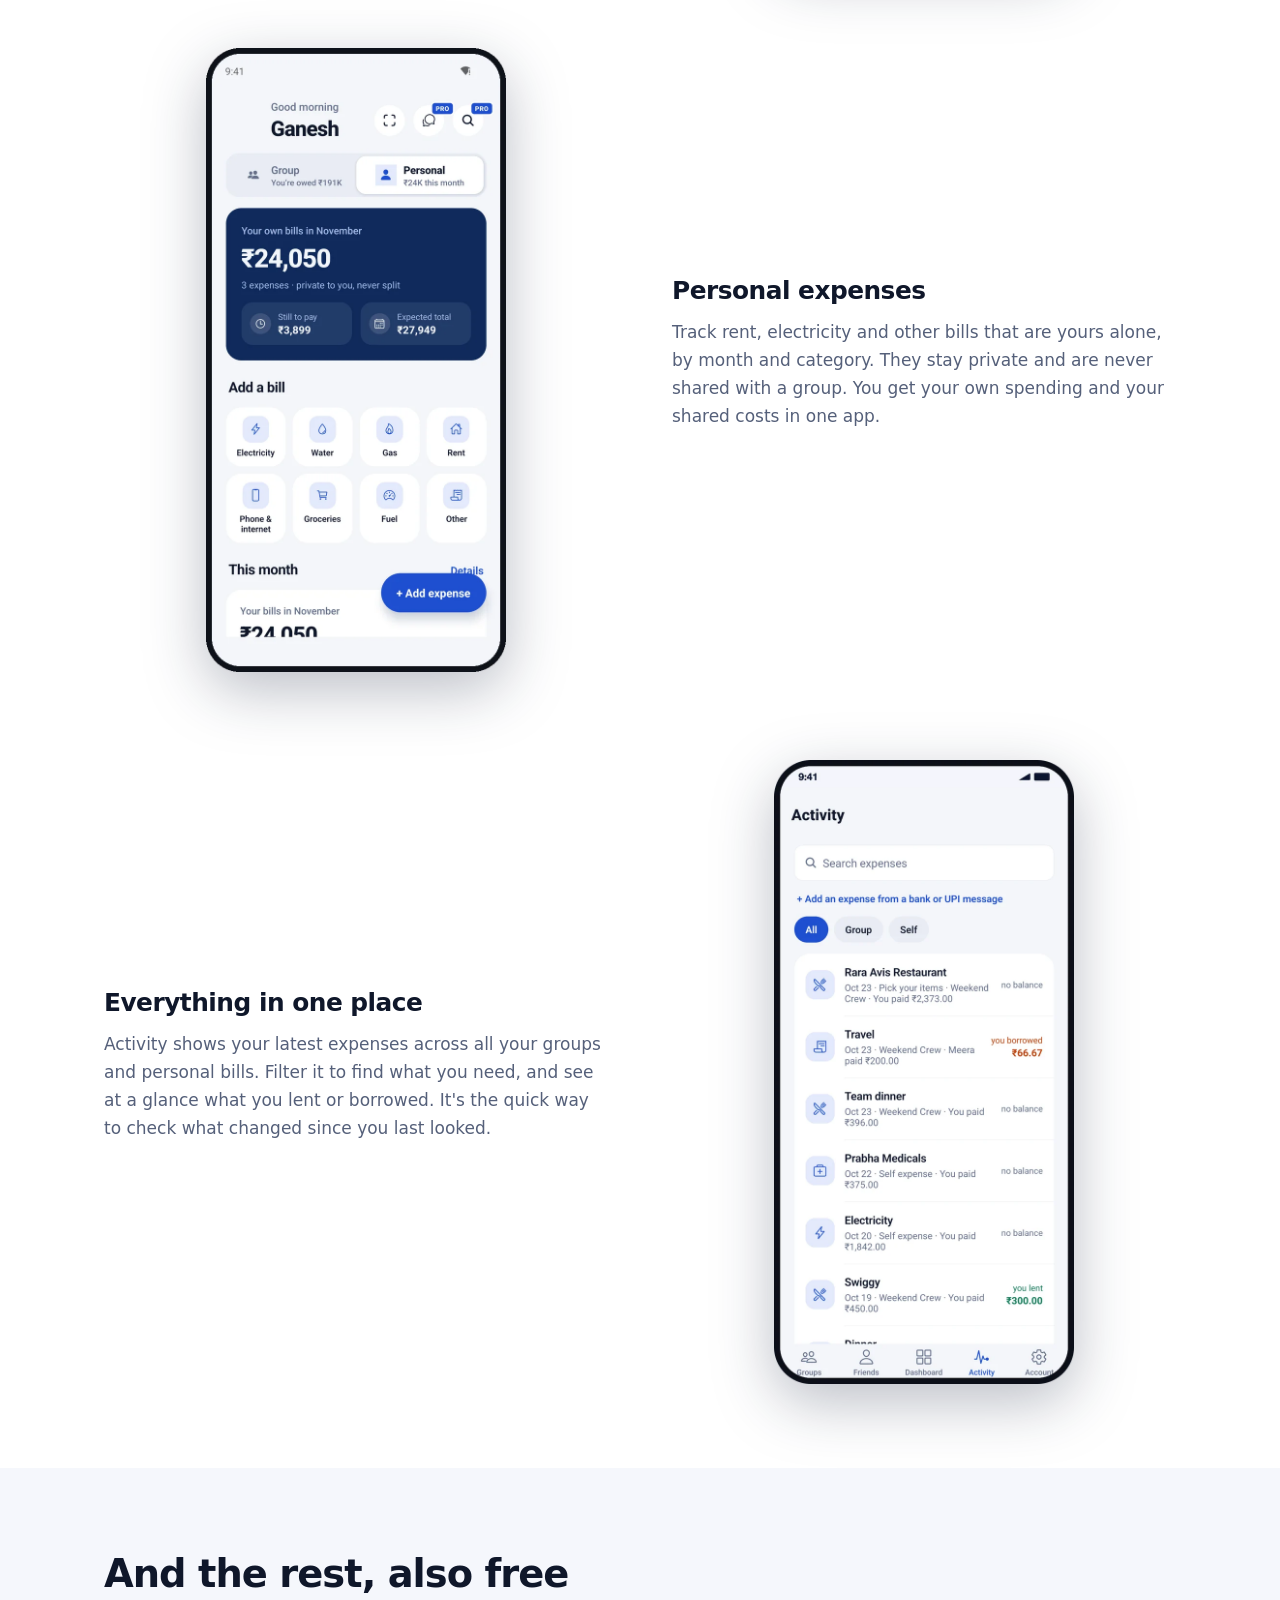
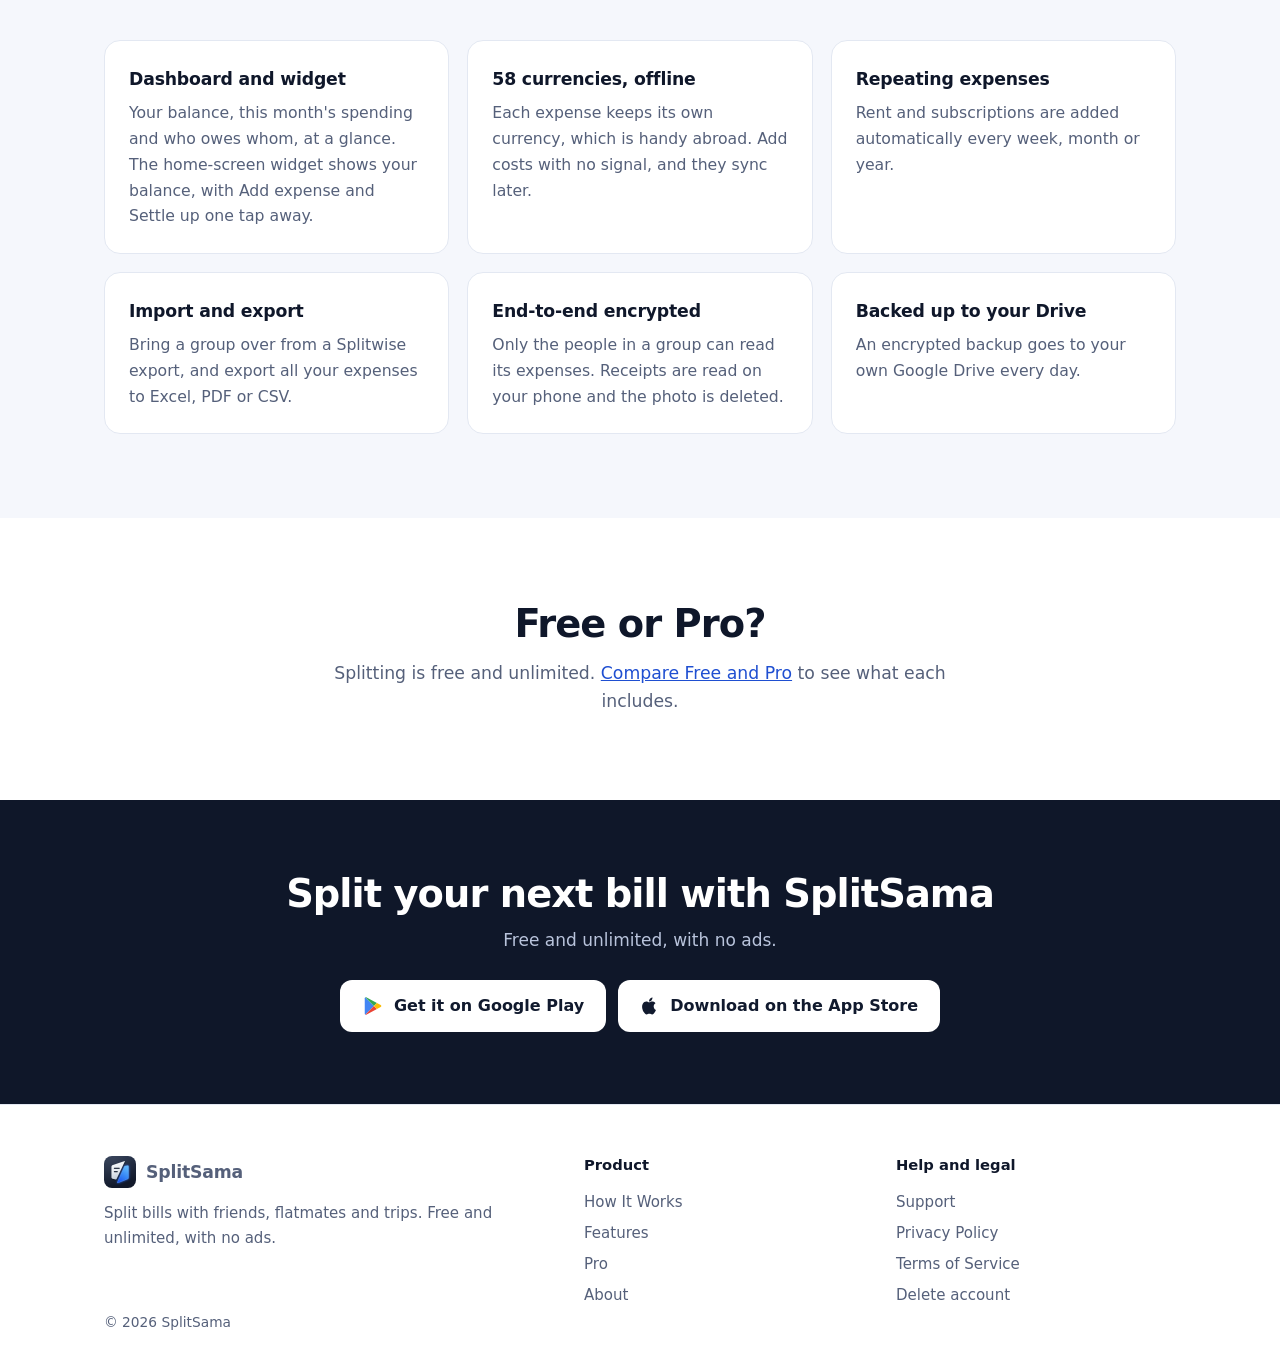
<file: features/index.html>
<!doctype html>
<html lang="en">
<head>
<meta charset="utf-8">
<meta name="viewport" content="width=device-width, initial-scale=1">
<title>Bill Splitting App Features | SplitSama</title>
<meta name="description" content="SplitSama features: unlimited expenses and groups, flexible splits, simplified debts, UPI settle up, 58 currencies, offline use and export. No ads.">
<link rel="canonical" href="https://splitsama.app/features/">
<meta property="og:type" content="website">
<meta property="og:site_name" content="SplitSama">
<meta property="og:title" content="Bill Splitting App Features | SplitSama">
<meta property="og:description" content="SplitSama features: unlimited expenses and groups, flexible splits, simplified debts, UPI settle up, 58 currencies, offline use and export. No ads.">
<meta property="og:url" content="https://splitsama.app/features/">
<meta property="og:image" content="https://splitsama.app/assets/og.jpg?v=6">
<meta name="twitter:card" content="summary_large_image">
<meta name="theme-color" content="#161E30">
<link rel="icon" href="https://splitsama.app/assets/icon.png" type="image/png" sizes="256x256">
<link rel="stylesheet" href="../assets/site.css">
<meta property="og:image:width" content="1200">
<meta property="og:image:height" content="630">
<meta property="og:image:alt" content="SplitSama: split bills with friends and groups">
<meta property="og:locale" content="en_IN">
<meta name="twitter:title" content="Bill Splitting App Features | SplitSama">
<meta name="twitter:description" content="SplitSama features: unlimited expenses and groups, flexible splits, simplified debts, UPI settle up, 58 currencies, offline use and export. No ads.">
<meta name="twitter:image" content="https://splitsama.app/assets/og.jpg?v=6">
<link rel="apple-touch-icon" href="https://splitsama.app/assets/icon.png">
<script type="application/ld+json">
[{"@context": "https://schema.org", "@type": "Organization", "@id": "https://splitsama.app/#org", "name": "SplitSama", "url": "https://splitsama.app/", "logo": "https://splitsama.app/assets/icon.png", "email": "splitsama@gmail.com"}, {"@context": "https://schema.org", "@type": "BreadcrumbList", "itemListElement": [{"@type": "ListItem", "position": 1, "name": "SplitSama", "item": "https://splitsama.app/"}, {"@type": "ListItem", "position": 2, "name": "Features", "item": "https://splitsama.app/features/"}]}]
</script>
</head>
<body>
<header class="bar"><div class="wrap">
  <a class="brand" href="../"><img src="../assets/icon.png" alt="SplitSama split bills app icon" width="32" height="32">SplitSama</a>
  <nav class="nav" aria-label="Main"><a href="../how-it-works/">How It Works</a><a href="../features/" aria-current="page">Features</a><a href="../pro/">Pro</a><a href="../about/">About</a></nav>
  <a class="btn small" href="#get">Get the app</a>
</div></header>
<main>
<section class="page-head"><div class="wrap"><h1>Everything you need to split expenses</h1><p class="lede">Everything on this page is free and unlimited, with no ads. <a href="../pro/">Pro</a> adds extras on top.</p></div></section>
<section class="block"><div class="wrap">
<div class="row"><div class="media"><img class="shot" src="../assets/shots/split.webp" alt="Splitting a dinner equally, with exact, percent, shares and adjust options" width="620" height="1290" loading="lazy"></div><div><h3>Split any way</h3><p>Real bills are rarely even, so split them equally, by exact amounts, percentages, shares or adjustments. If two people paid for dinner, add them both as payers. There's no daily limit, so you can add every expense as it happens.</p></div></div>
<div class="row flip"><div class="media"><img class="shot" src="../assets/shots/group.webp" alt="A flat group with balances, who pays next and a groceries budget" width="620" height="1290" loading="lazy"></div><div><h3>Simplify debts</h3><p>In a busy group, everyone can end up owing everyone. SplitSama works out the fewest payments needed to settle the whole group, so a tangle of small debts becomes just a few simple payments.</p></div></div>
<div class="row"><div class="media"><img class="shot" src="../assets/shots/settle.webp" alt="Settling up with a friend, or paying for specific expenses" width="620" height="1290" loading="lazy"></div><div><h3>Settle up in a tap</h3><p>When it's time to pay, SplitSama opens UPI, PayPal, Venmo or Cash App with the amount filled in, or opens Revolut to the right person. Pay the whole balance, a custom amount, or just for the expenses you pick. Paid in cash? Just record it. No typing amounts, and no awkward "how much was it again?" messages.</p></div></div>
<div class="row flip"><div class="media"><img class="shot" src="../assets/shots/groups.webp" alt="A list of groups showing what each one owes" width="620" height="1290" loading="lazy"></div><div><h3>Groups for flats and trips</h3><p>Invite people by link or QR code, and approve new members if you want control over who joins. Comment on an expense to clear up questions in the app. Reminders and notifications keep everyone up to date without you chasing them. When a trip is over, archive the group, or leave it.</p></div></div>
<div class="row"><div class="media"><img class="shot" src="../assets/shots/personal.webp" alt="Personal expenses tracked by month" width="620" height="1290" loading="lazy"></div><div><h3>Personal expenses</h3><p>Track rent, electricity and other bills that are yours alone, by month and category. They stay private and are never shared with a group. You get your own spending and your shared costs in one app.</p></div></div>
<div class="row flip"><div class="media"><img class="shot" src="../assets/shots/activity.webp" alt="The activity list with search" width="620" height="1290" loading="lazy"></div><div><h3>Everything in one place</h3><p>Activity shows your latest expenses across all your groups and personal bills. Filter it to find what you need, and see at a glance what you lent or borrowed. It's the quick way to check what changed since you last looked.</p></div></div>
</div></section>
<section class="block alt"><div class="wrap">
<div class="head"><h2>And the rest, also free</h2></div>
<div class="grid"><div class="card"><h3>Dashboard and widget</h3><p>Your balance, this month's spending and who owes whom, at a glance. The home-screen widget shows your balance, with Add expense and Settle up one tap away.</p></div><div class="card"><h3>58 currencies, offline</h3><p>Each expense keeps its own currency, which is handy abroad. Add costs with no signal, and they sync later.</p></div><div class="card"><h3>Repeating expenses</h3><p>Rent and subscriptions are added automatically every week, month or year.</p></div><div class="card"><h3>Import and export</h3><p>Bring a group over from a Splitwise export, and export all your expenses to Excel, PDF or CSV.</p></div><div class="card"><h3>End-to-end encrypted</h3><p>Only the people in a group can read its expenses. Receipts are read on your phone and the photo is deleted.</p></div><div class="card"><h3>Backed up to your Drive</h3><p>An encrypted backup goes to your own Google Drive every day.</p></div></div>
</div></section>
<section class="block"><div class="wrap"><div class="head center" style="margin-bottom:0"><h2>Free or Pro?</h2><p>Splitting is free and unlimited. <a href="../pro/#compare">Compare Free and Pro</a> to see what each includes.</p></div></div></section>
<section class="cta" id="get"><div class="wrap"><h2>Split your next bill with SplitSama</h2><p>Free and unlimited, with no ads.</p><div class="stores"><a class="btn light" href="https://play.google.com/store/apps/details?id=com.cadence.splitsama"><svg width="22" height="22" viewBox="0 0 24 24" aria-hidden="true"><path fill="#4285F4" d="M3.6 2.4 13 12 3.6 21.6c-.4-.2-.6-.6-.6-1.1V3.5c0-.5.2-.9.6-1.1z"/><path fill="#34A853" d="M16.3 8.7 13 12 3.6 2.4c.3-.1.7-.1 1 .1l11.7 6.2z"/><path fill="#EA4335" d="M16.3 15.3 4.6 21.5c-.3.2-.7.2-1 .1L13 12l3.3 3.3z"/><path fill="#FBBC04" d="M20.4 10.9c.9.5.9 1.7 0 2.2l-4.1 2.2L13 12l3.3-3.3 4.1 2.2z"/></svg>Get it on Google Play</a><a class="btn light" href="https://apps.apple.com/app/id6835806086"><svg width="20" height="22" viewBox="0 0 24 24" aria-hidden="true"><path fill="currentColor" d="M16.4 12.6c0-2.6 2.1-3.8 2.2-3.9-1.2-1.8-3.1-2-3.7-2-1.6-.2-3.1.9-3.9.9-.8 0-2-.9-3.4-.9-1.7 0-3.3 1-4.2 2.6-1.8 3.1-.5 7.7 1.3 10.2.9 1.2 1.9 2.6 3.2 2.6 1.3-.1 1.8-.8 3.3-.8s2 .8 3.4.8c1.4 0 2.3-1.3 3.1-2.5 1-1.4 1.4-2.8 1.4-2.9-.1 0-2.7-1-2.7-4.1zM13.9 5c.7-.9 1.2-2 1.1-3.2-1 0-2.3.7-3 1.6-.7.8-1.2 2-1.1 3.1 1.1.1 2.3-.6 3-1.5z"/></svg>Download on the App Store</a></div></div></section>
</main>
<footer class="foot"><div class="wrap">
  <div class="cols">
    <div><a class="brand" href="../"><img src="../assets/icon.png" alt="" width="32" height="32">SplitSama</a><p>Split bills with friends, flatmates and trips. Free and unlimited, with no ads.</p></div>
    <div><h4>Product</h4><a href="../how-it-works/">How It Works</a><a href="../features/">Features</a><a href="../pro/">Pro</a><a href="../about/">About</a></div>
    <div><h4>Help and legal</h4><a href="mailto:splitsama@gmail.com">Support</a><a href="../privacy/">Privacy Policy</a><a href="../terms/">Terms of Service</a><a href="../delete-account/">Delete account</a></div>
  </div>
  <p class="copy">© 2026 SplitSama</p>
</div></footer>
</body>
</html>
</file>
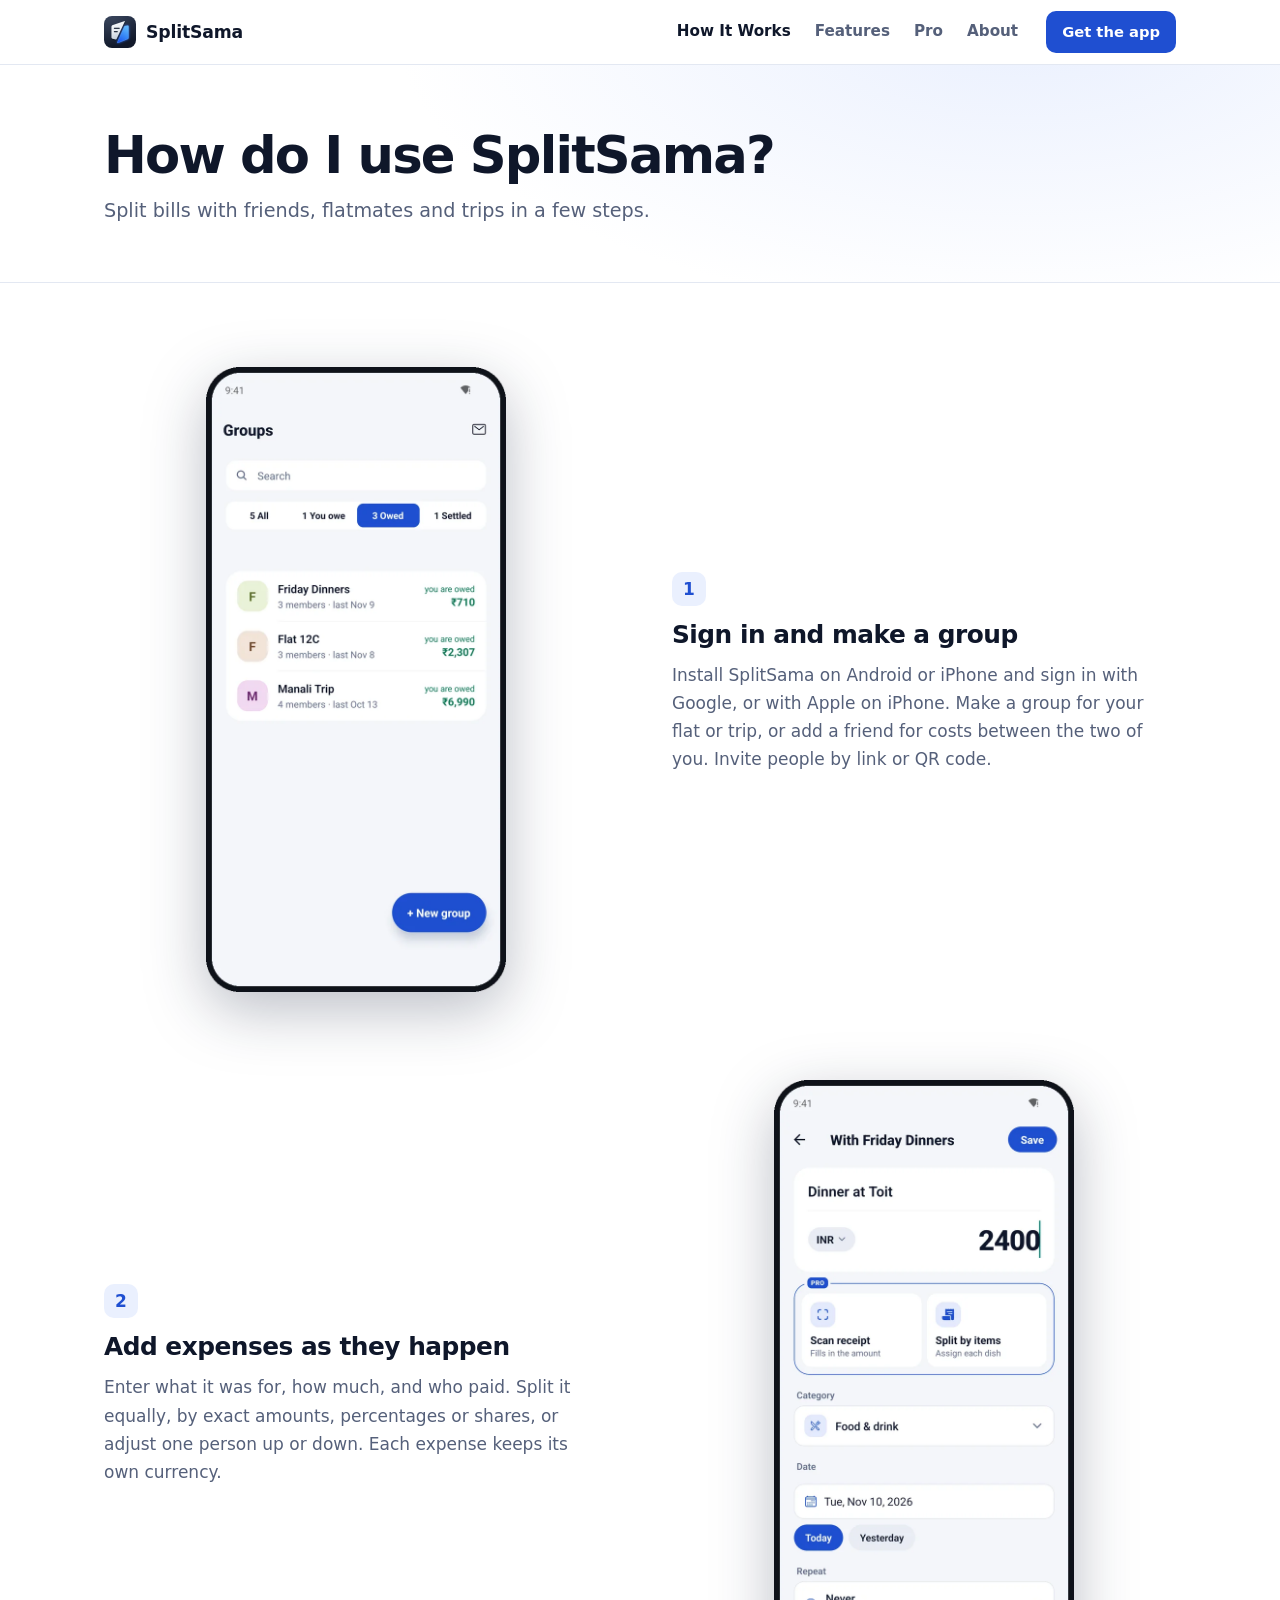
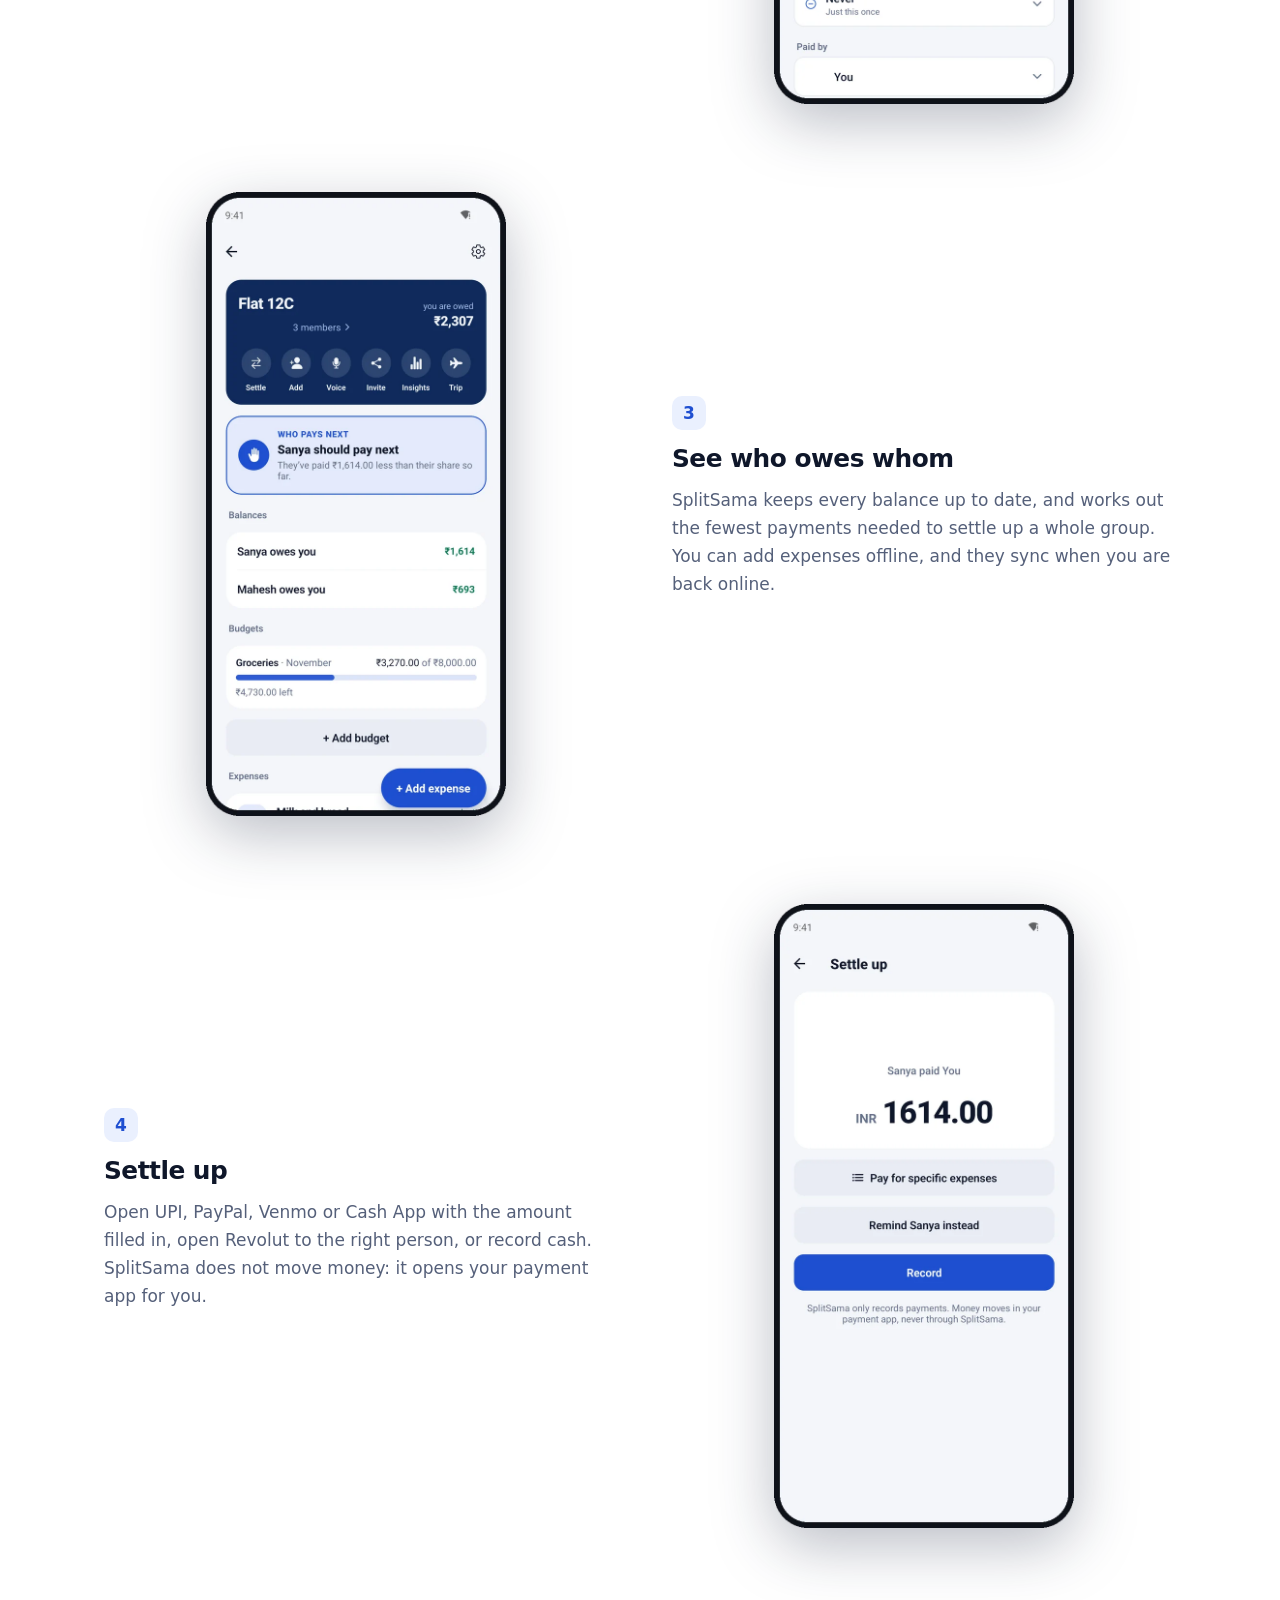
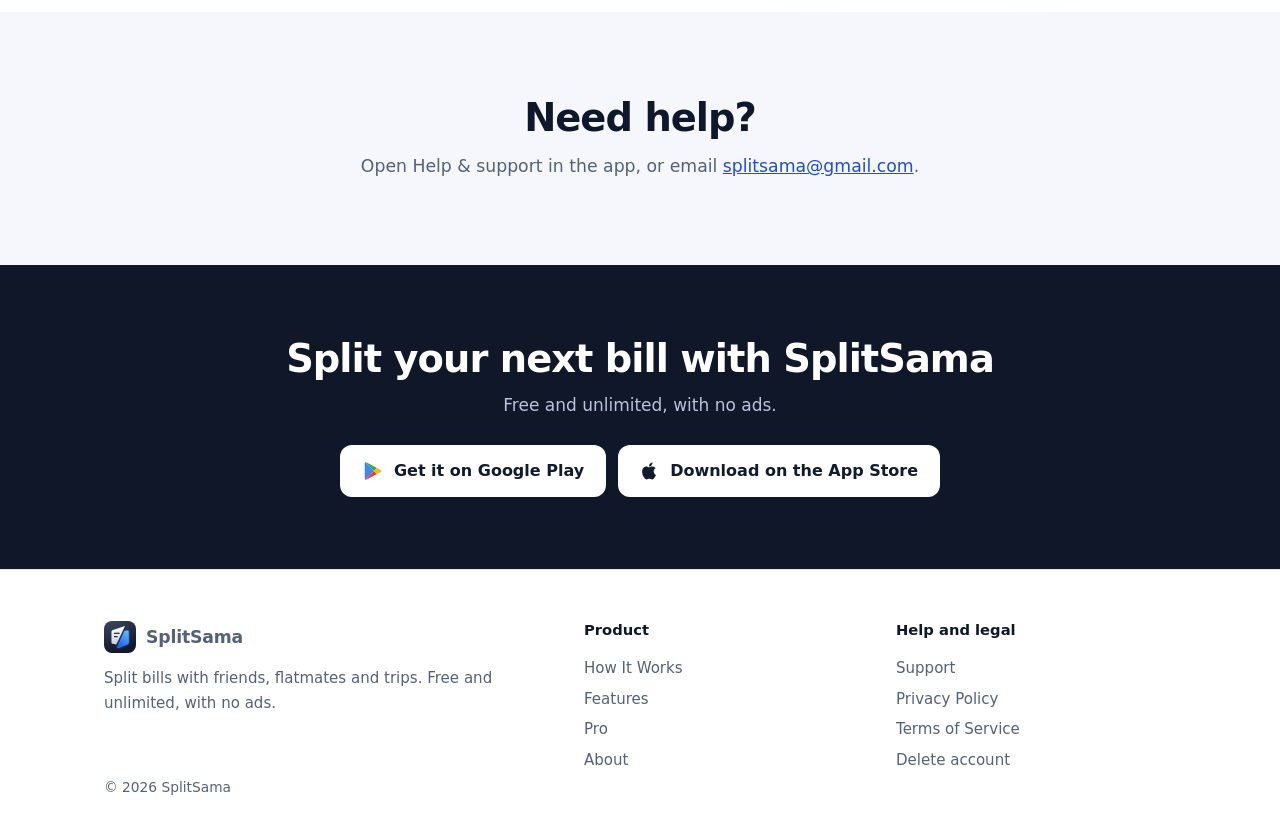
<file: how-it-works/index.html>
<!doctype html>
<html lang="en">
<head>
<meta charset="utf-8">
<meta name="viewport" content="width=device-width, initial-scale=1">
<title>How to Split Bills with SplitSama</title>
<meta name="description" content="How to use SplitSama to split bills with friends, flatmates and trips: make a group, add expenses, see who owes whom and settle up.">
<link rel="canonical" href="https://splitsama.app/how-it-works/">
<meta property="og:type" content="website">
<meta property="og:site_name" content="SplitSama">
<meta property="og:title" content="How to Split Bills with SplitSama">
<meta property="og:description" content="How to use SplitSama to split bills with friends, flatmates and trips: make a group, add expenses, see who owes whom and settle up.">
<meta property="og:url" content="https://splitsama.app/how-it-works/">
<meta property="og:image" content="https://splitsama.app/assets/og.jpg?v=6">
<meta name="twitter:card" content="summary_large_image">
<meta name="theme-color" content="#161E30">
<link rel="icon" href="https://splitsama.app/assets/icon.png" type="image/png" sizes="256x256">
<link rel="stylesheet" href="../assets/site.css">
<meta property="og:image:width" content="1200">
<meta property="og:image:height" content="630">
<meta property="og:image:alt" content="SplitSama: split bills with friends and groups">
<meta property="og:locale" content="en_IN">
<meta name="twitter:title" content="How to Split Bills with SplitSama">
<meta name="twitter:description" content="How to use SplitSama to split bills with friends, flatmates and trips: make a group, add expenses, see who owes whom and settle up.">
<meta name="twitter:image" content="https://splitsama.app/assets/og.jpg?v=6">
<link rel="apple-touch-icon" href="https://splitsama.app/assets/icon.png">
<script type="application/ld+json">
[{"@context": "https://schema.org", "@type": "Organization", "@id": "https://splitsama.app/#org", "name": "SplitSama", "url": "https://splitsama.app/", "logo": "https://splitsama.app/assets/icon.png", "email": "splitsama@gmail.com"}, {"@context": "https://schema.org", "@type": "BreadcrumbList", "itemListElement": [{"@type": "ListItem", "position": 1, "name": "SplitSama", "item": "https://splitsama.app/"}, {"@type": "ListItem", "position": 2, "name": "How it works", "item": "https://splitsama.app/how-it-works/"}]}]
</script>
</head>
<body>
<header class="bar"><div class="wrap">
  <a class="brand" href="../"><img src="../assets/icon.png" alt="SplitSama split bills app icon" width="32" height="32">SplitSama</a>
  <nav class="nav" aria-label="Main"><a href="../how-it-works/" aria-current="page">How It Works</a><a href="../features/">Features</a><a href="../pro/">Pro</a><a href="../about/">About</a></nav>
  <a class="btn small" href="#get">Get the app</a>
</div></header>
<main>
<section class="page-head"><div class="wrap"><h1>How do I use SplitSama?</h1><p class="lede">Split bills with friends, flatmates and trips in a few steps.</p></div></section>
<section class="block"><div class="wrap">
<div class="row"><div class="media"><img class="shot" src="../assets/shots/groups.webp" alt="Your list of groups in SplitSama" width="620" height="1290" loading="lazy"></div><div><span class="num">1</span><h3>Sign in and make a group</h3><p>Install SplitSama on Android or iPhone and sign in with Google, or with Apple on iPhone. Make a group for your flat or trip, or add a friend for costs between the two of you. Invite people by link or QR code.</p></div></div>
<div class="row flip"><div class="media"><img class="shot" src="../assets/shots/expense.webp" alt="Adding an expense with amount, category and date" width="620" height="1290" loading="lazy"></div><div><span class="num">2</span><h3>Add expenses as they happen</h3><p>Enter what it was for, how much, and who paid. Split it equally, by exact amounts, percentages or shares, or adjust one person up or down. Each expense keeps its own currency.</p></div></div>
<div class="row"><div class="media"><img class="shot" src="../assets/shots/group.webp" alt="A group showing who owes whom" width="620" height="1290" loading="lazy"></div><div><span class="num">3</span><h3>See who owes whom</h3><p>SplitSama keeps every balance up to date, and works out the fewest payments needed to settle up a whole group. You can add expenses offline, and they sync when you are back online.</p></div></div>
<div class="row flip"><div class="media"><img class="shot" src="../assets/shots/settle.webp" alt="Recording a payment in the Settle up screen" width="620" height="1290" loading="lazy"></div><div><span class="num">4</span><h3>Settle up</h3><p>Open UPI, PayPal, Venmo or Cash App with the amount filled in, open Revolut to the right person, or record cash. SplitSama does not move money: it opens your payment app for you.</p></div></div>
</div></section>
<section class="block alt"><div class="wrap"><div class="head center" style="margin-bottom:0"><h2>Need help?</h2><p>Open Help &amp; support in the app, or email <a href="mailto:splitsama@gmail.com">splitsama@gmail.com</a>.</p></div></div></section>
<section class="cta" id="get"><div class="wrap"><h2>Split your next bill with SplitSama</h2><p>Free and unlimited, with no ads.</p><div class="stores"><a class="btn light" href="https://play.google.com/store/apps/details?id=com.cadence.splitsama"><svg width="22" height="22" viewBox="0 0 24 24" aria-hidden="true"><path fill="#4285F4" d="M3.6 2.4 13 12 3.6 21.6c-.4-.2-.6-.6-.6-1.1V3.5c0-.5.2-.9.6-1.1z"/><path fill="#34A853" d="M16.3 8.7 13 12 3.6 2.4c.3-.1.7-.1 1 .1l11.7 6.2z"/><path fill="#EA4335" d="M16.3 15.3 4.6 21.5c-.3.2-.7.2-1 .1L13 12l3.3 3.3z"/><path fill="#FBBC04" d="M20.4 10.9c.9.5.9 1.7 0 2.2l-4.1 2.2L13 12l3.3-3.3 4.1 2.2z"/></svg>Get it on Google Play</a><a class="btn light" href="https://apps.apple.com/app/id6835806086"><svg width="20" height="22" viewBox="0 0 24 24" aria-hidden="true"><path fill="currentColor" d="M16.4 12.6c0-2.6 2.1-3.8 2.2-3.9-1.2-1.8-3.1-2-3.7-2-1.6-.2-3.1.9-3.9.9-.8 0-2-.9-3.4-.9-1.7 0-3.3 1-4.2 2.6-1.8 3.1-.5 7.7 1.3 10.2.9 1.2 1.9 2.6 3.2 2.6 1.3-.1 1.8-.8 3.3-.8s2 .8 3.4.8c1.4 0 2.3-1.3 3.1-2.5 1-1.4 1.4-2.8 1.4-2.9-.1 0-2.7-1-2.7-4.1zM13.9 5c.7-.9 1.2-2 1.1-3.2-1 0-2.3.7-3 1.6-.7.8-1.2 2-1.1 3.1 1.1.1 2.3-.6 3-1.5z"/></svg>Download on the App Store</a></div></div></section>
</main>
<footer class="foot"><div class="wrap">
  <div class="cols">
    <div><a class="brand" href="../"><img src="../assets/icon.png" alt="" width="32" height="32">SplitSama</a><p>Split bills with friends, flatmates and trips. Free and unlimited, with no ads.</p></div>
    <div><h4>Product</h4><a href="../how-it-works/">How It Works</a><a href="../features/">Features</a><a href="../pro/">Pro</a><a href="../about/">About</a></div>
    <div><h4>Help and legal</h4><a href="mailto:splitsama@gmail.com">Support</a><a href="../privacy/">Privacy Policy</a><a href="../terms/">Terms of Service</a><a href="../delete-account/">Delete account</a></div>
  </div>
  <p class="copy">© 2026 SplitSama</p>
</div></footer>
</body>
</html>
</file>
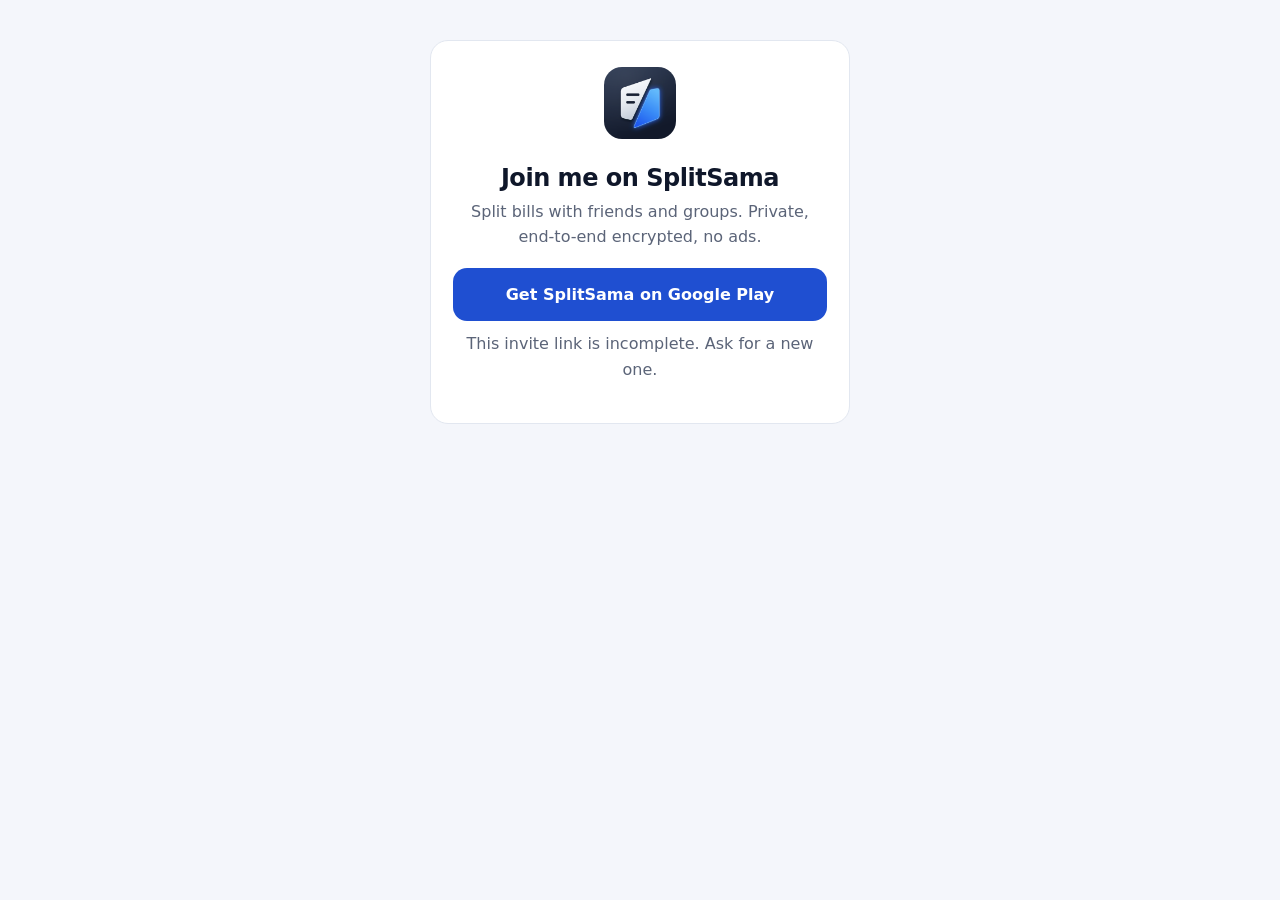
<file: invite/index.html>
<!doctype html>
<html lang="en">
<head>
<meta charset="utf-8">
<meta name="viewport" content="width=device-width, initial-scale=1">
<title>Join me on SplitSama</title>
<meta name="description" content="You've been invited to split expenses on SplitSama.">
<meta name="robots" content="noindex">
<meta name="referrer" content="no-referrer">
<meta property="og:type" content="website">
<meta property="og:site_name" content="SplitSama">
<meta property="og:title" content="Join me on SplitSama">
<meta property="og:description" content="You've been invited to split expenses on SplitSama.">
<meta property="og:url" content="https://splitsama.app/invite/">
<meta property="og:image" content="https://splitsama.app/assets/og.jpg?v=6">
<meta property="og:image:width" content="1200">
<meta property="og:image:height" content="630">
<meta property="og:image:alt" content="SplitSama: split bills with friends and groups">
<meta name="twitter:card" content="summary_large_image">
<meta name="theme-color" content="#1F4FD1">
<link rel="icon" href="../assets/icon.png" type="image/png">
<style>
:root{--bg:#F4F6FB;--card:#fff;--ink:#0F172A;--mute:#5B6478;--line:#E2E7F0;--pri:#1F4FD1}
@media (prefers-color-scheme:dark){:root{--bg:#0A0F1A;--card:#121A2A;--ink:#EEF2FA;--mute:#94A0B8;--line:#222D42;--pri:#6E9BFF}}
*{box-sizing:border-box}
body{margin:0;background:var(--bg);color:var(--ink);font:16px/1.6 system-ui,-apple-system,"Segoe UI",Roboto,sans-serif;-webkit-font-smoothing:antialiased}
main{max-width:460px;margin:0 auto;padding:40px 20px}
.card{background:var(--card);border:1px solid var(--line);border-radius:18px;padding:26px 22px;text-align:center}
.card img{width:72px;height:72px;border-radius:18px}
h1{font-size:1.5rem;line-height:1.25;letter-spacing:-.02em;margin:16px 0 6px}
p{margin:0 0 14px;color:var(--mute)}
.btn{display:block;background:var(--pri);color:#fff;font-weight:700;text-decoration:none;padding:14px;border-radius:14px;margin:18px 0 10px}
@media (prefers-color-scheme:dark){.btn{color:#0A0F1A}}
.hide{display:none}
small{color:var(--mute)}
</style>
</head>
<body>
<main>
  <div class="card">
    <img src="../assets/icon.png" alt="" aria-hidden="true">
    <h1 id="title">Join me on SplitSama</h1>
    <p id="sub">Split bills with friends and groups. Private, end-to-end encrypted, no ads.</p>
    <a class="btn hide" id="open">Open invite in SplitSama</a>
    <a class="btn hide" id="store" href="https://play.google.com/store/apps/details?id=com.cadence.splitsama">Get SplitSama on Google Play</a>
    <p class="hide" id="again"><small>Don't have the app? This button takes you to Google Play. After installing, tap the link you were sent again.</small></p>
    <a class="btn hide" id="appstore" href="https://apps.apple.com/app/id6835806086">Get SplitSama on the App Store</a>
    <p class="hide" id="iphone"><small>Don't have the app? Get it from the App Store, then tap the link you were sent again.</small></p>
    <p class="hide" id="bad">This invite link is incomplete. Ask for a new one.</p>
  </div>
</main>
<script>
// The invite stays on this phone: it's after "#", which browsers don't send to any server, and this page loads
// nothing from anywhere else. It's only read to show who it's from and to hand it to the app.
(function () {
  var show = function (id) { document.getElementById(id).classList.remove('hide'); };
  var m = location.hash.match(/[#&]d=([A-Za-z0-9_-]+)/);
  if (!m) { show('bad'); show('store'); return; }
  var code = m[1], invite = null;
  try {
    var bin = atob(code.replace(/-/g, '+').replace(/_/g, '/'));
    var bytes = Uint8Array.from(bin, function (c) { return c.charCodeAt(0); });
    if (bytes[0] === 2) { // packed: see encodeInvite in the app. Keys come first, then the text fields as JSON.
      var hasGroup = bytes[1] & 1, ownedId = bytes[1] & 4;
      var text = JSON.parse(new TextDecoder().decode(bytes.slice(66 + (ownedId ? 48 : 0) + (hasGroup ? 32 : 0))));
      invite = { inviterName: text[0], group: hasGroup ? { name: text[1] } : null };
    } else {
      invite = JSON.parse(new TextDecoder().decode(bytes));
    }
  } catch (e) { /* still try the app: it checks invites properly */ }
  if (invite && typeof invite.inviterName === 'string') {
    var group = invite.group && typeof invite.group.name === 'string' ? invite.group.name : null;
    // textContent: names are shown as text, never as HTML.
    document.getElementById('title').textContent = invite.inviterName + (group ? ' invited you to “' + group + '”' : ' invited you');
  }
  var ua = navigator.userAgent;
  if (/Android/i.test(ua)) {
    // Opens the app if it's installed, otherwise Google Play. Nothing leaves the phone.
    var store = document.getElementById('store').href;
    var open = document.getElementById('open');
    open.href = 'intent://invite?d=' + code + '#Intent;scheme=splitsama;package=com.cadence.splitsama;S.browser_fallback_url=' + encodeURIComponent(store) + ';end';
    show('open'); show('again');
  } else if (/iPhone|iPad|iPod/i.test(ua) || (/Macintosh/.test(ua) && navigator.maxTouchPoints > 1)) {
    // Opens the app if it's installed. Nothing leaves the phone.
    document.getElementById('open').href = 'splitsama://invite?d=' + code;
    show('open'); show('appstore'); show('iphone');
  } else {
    show('store'); show('appstore');
  }
})();
</script>
</body>
</html>
</file>
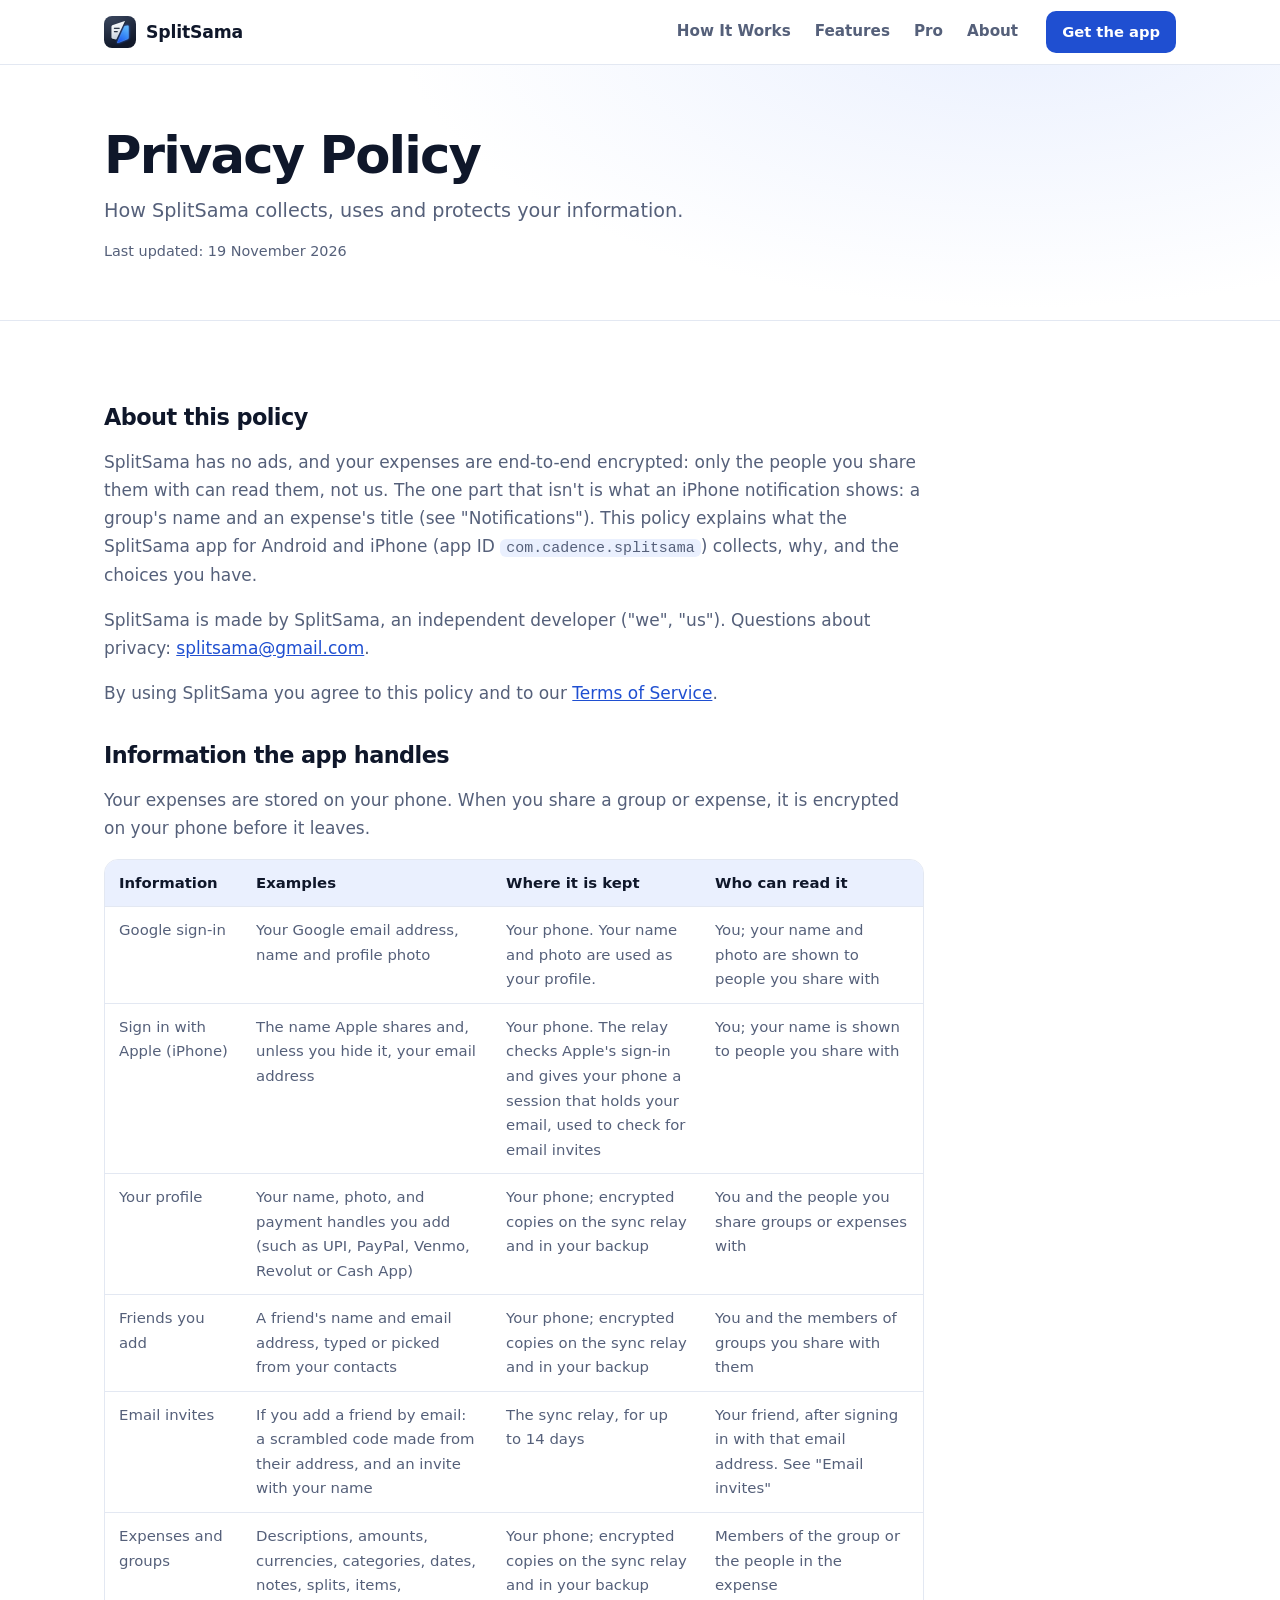
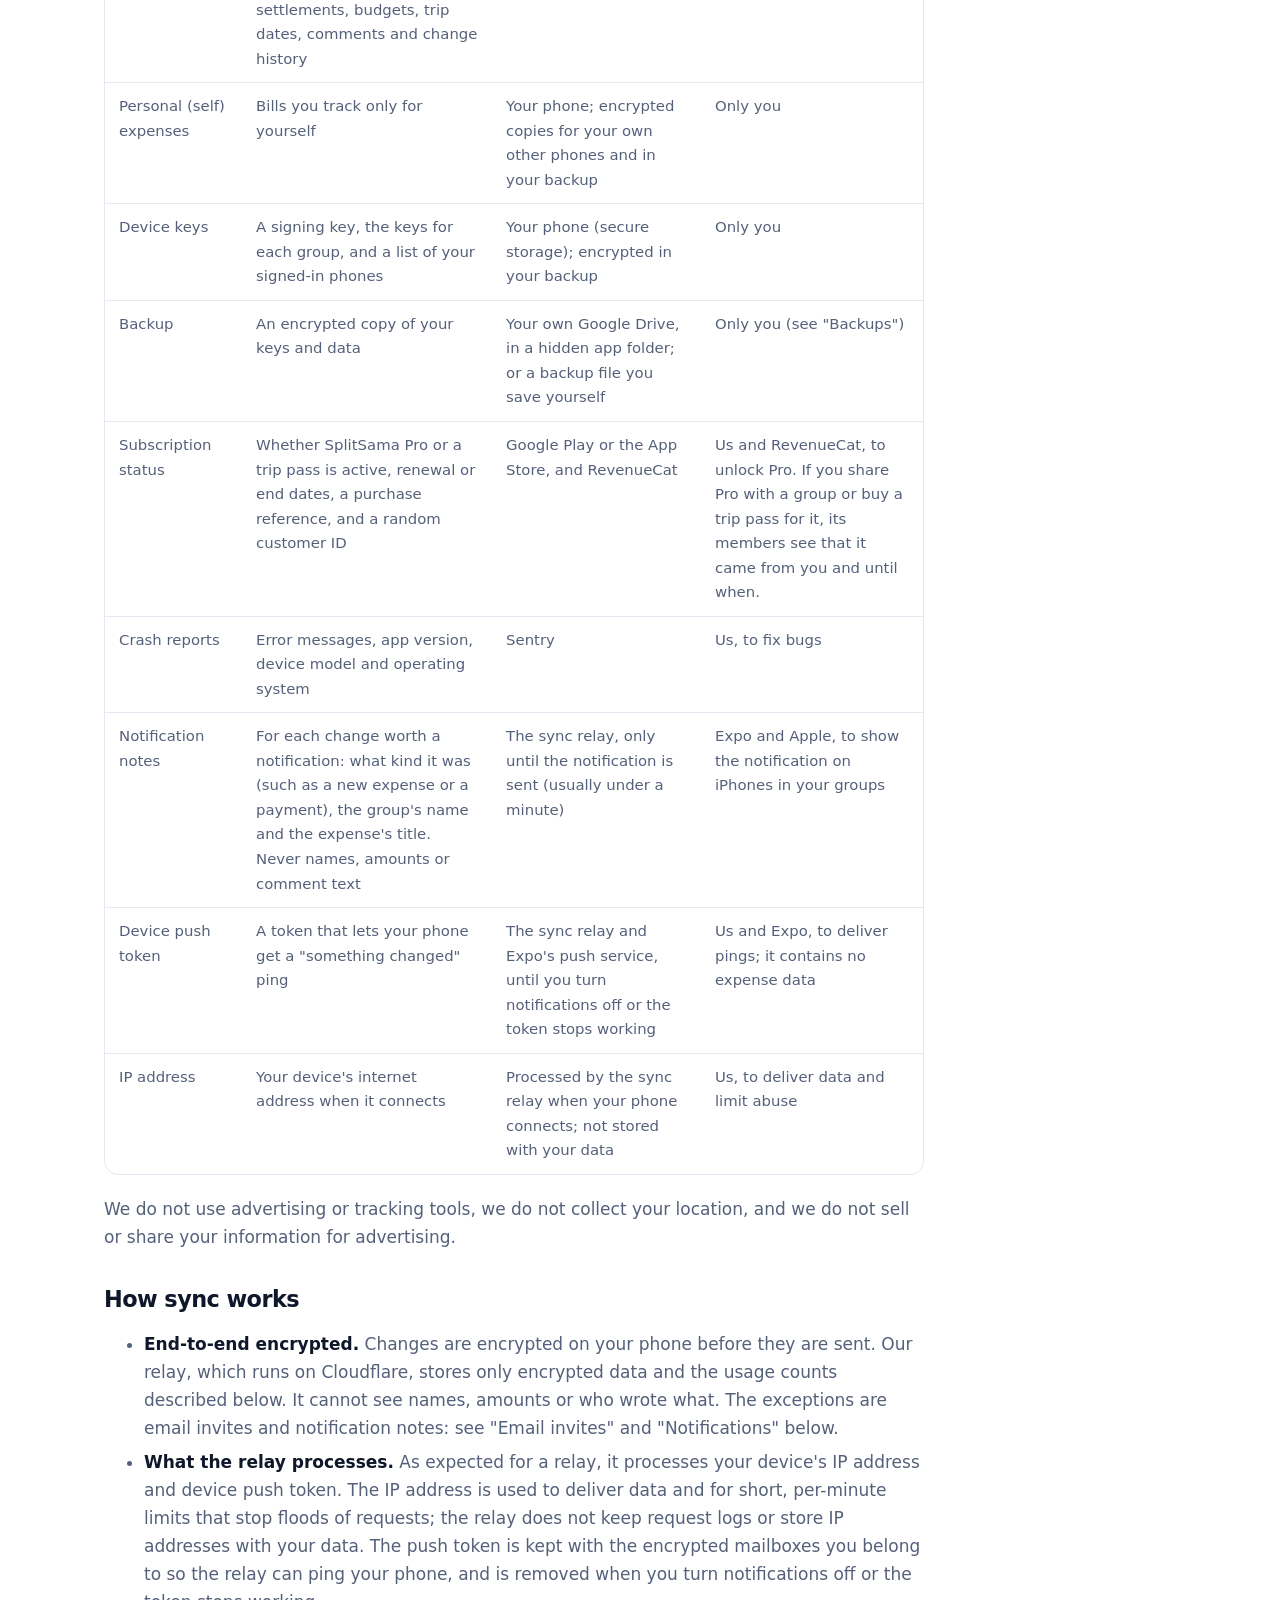
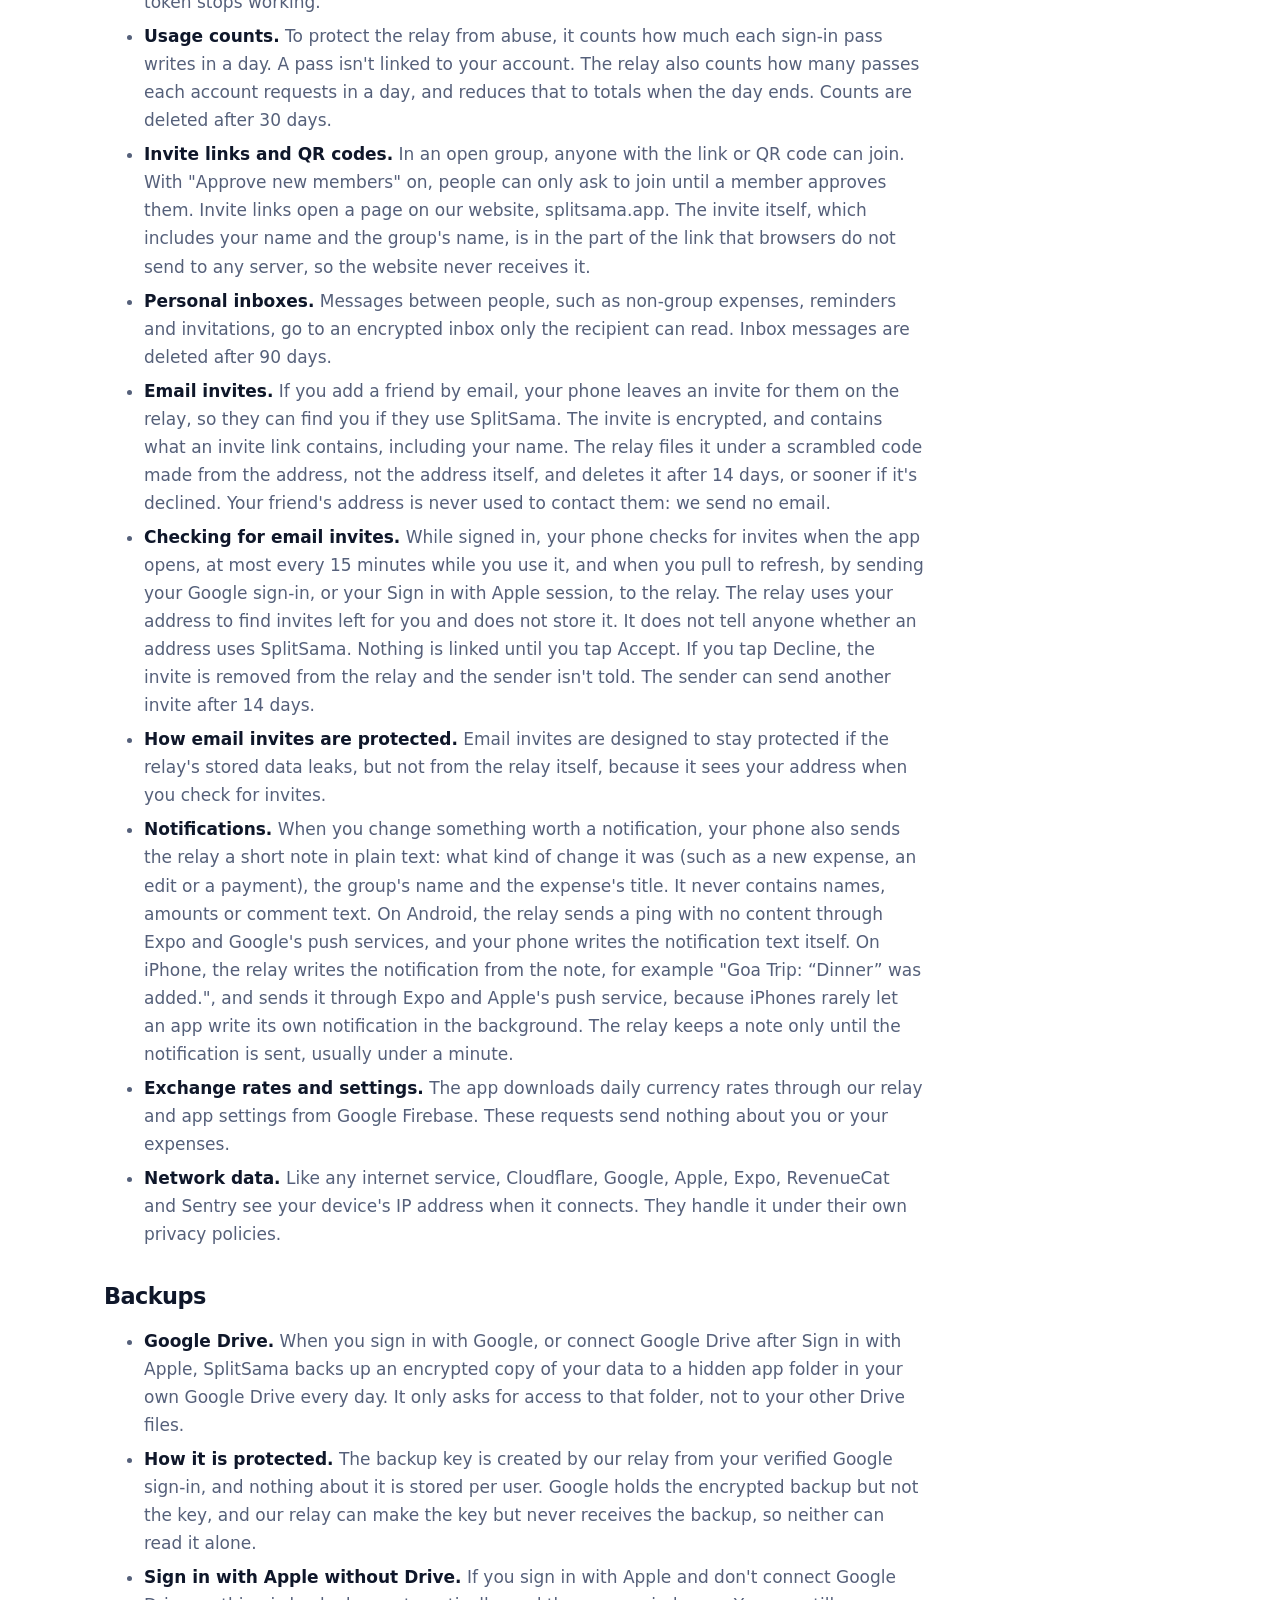
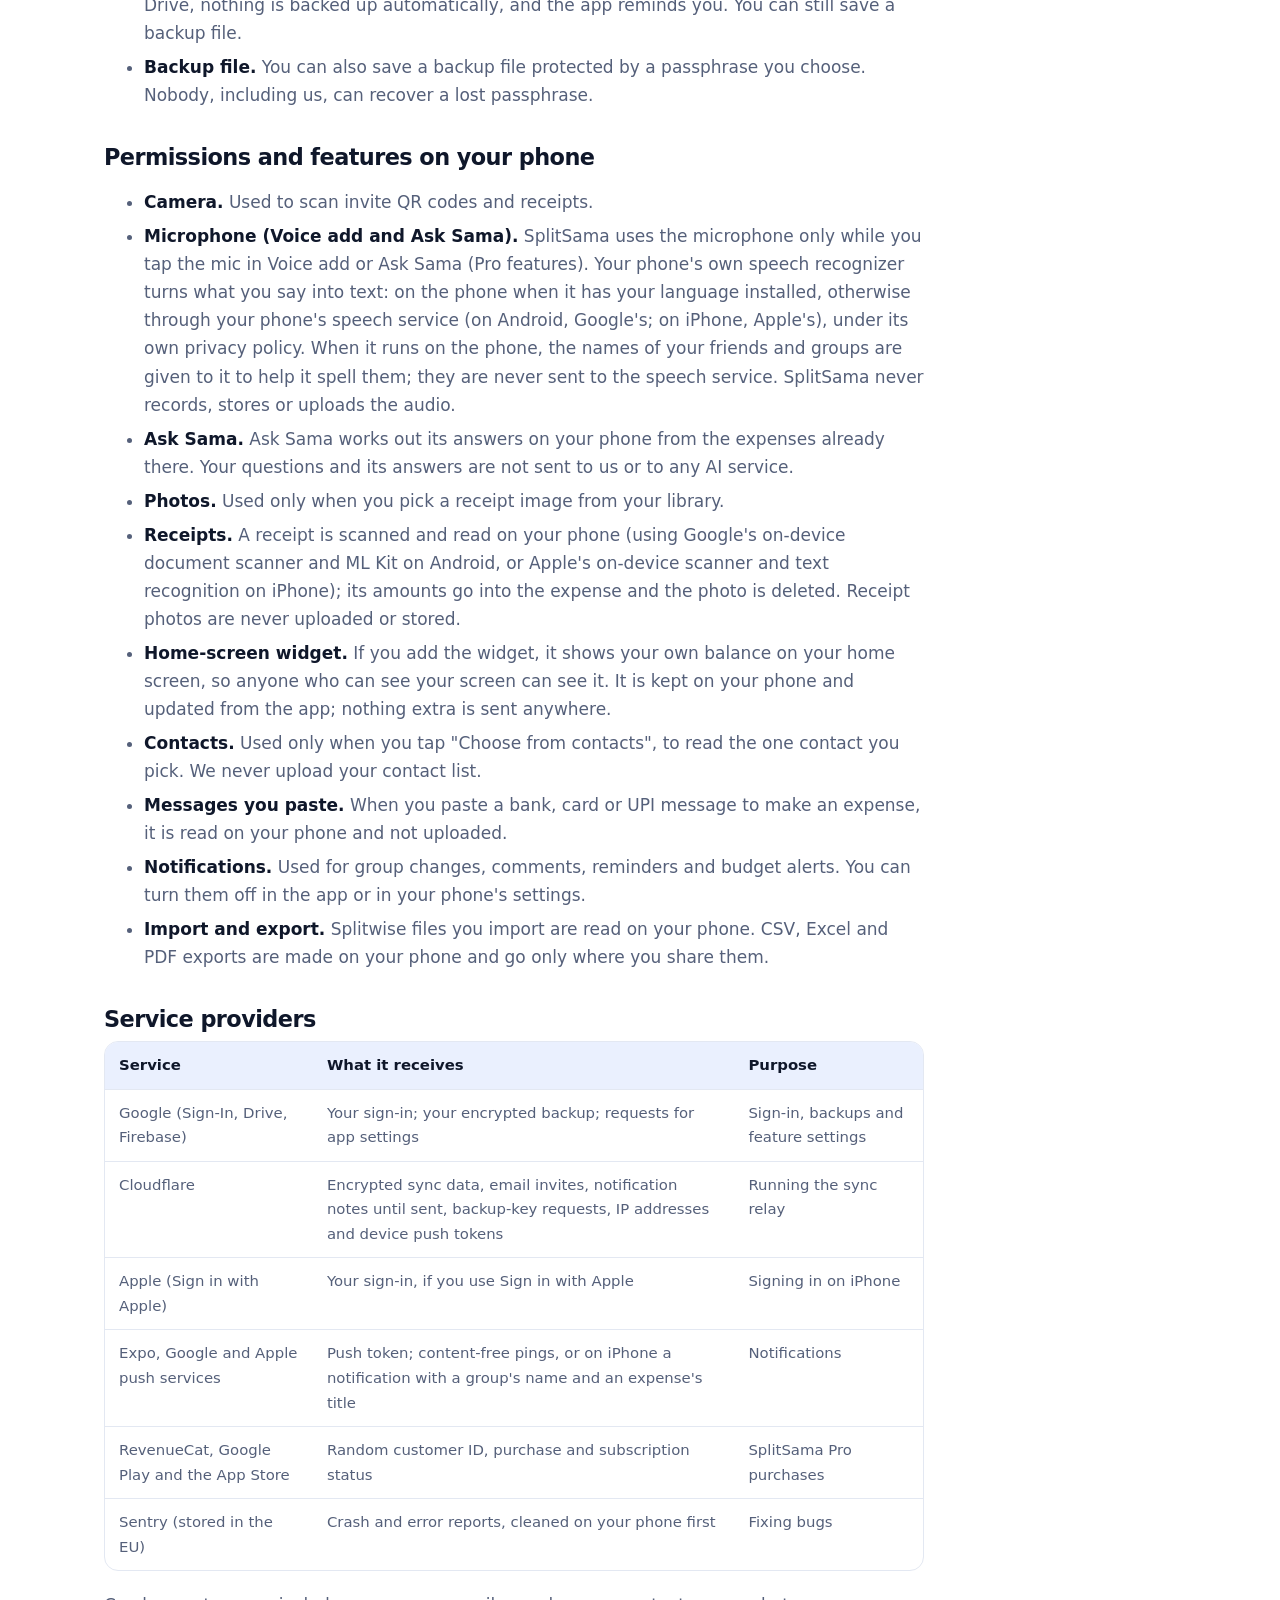
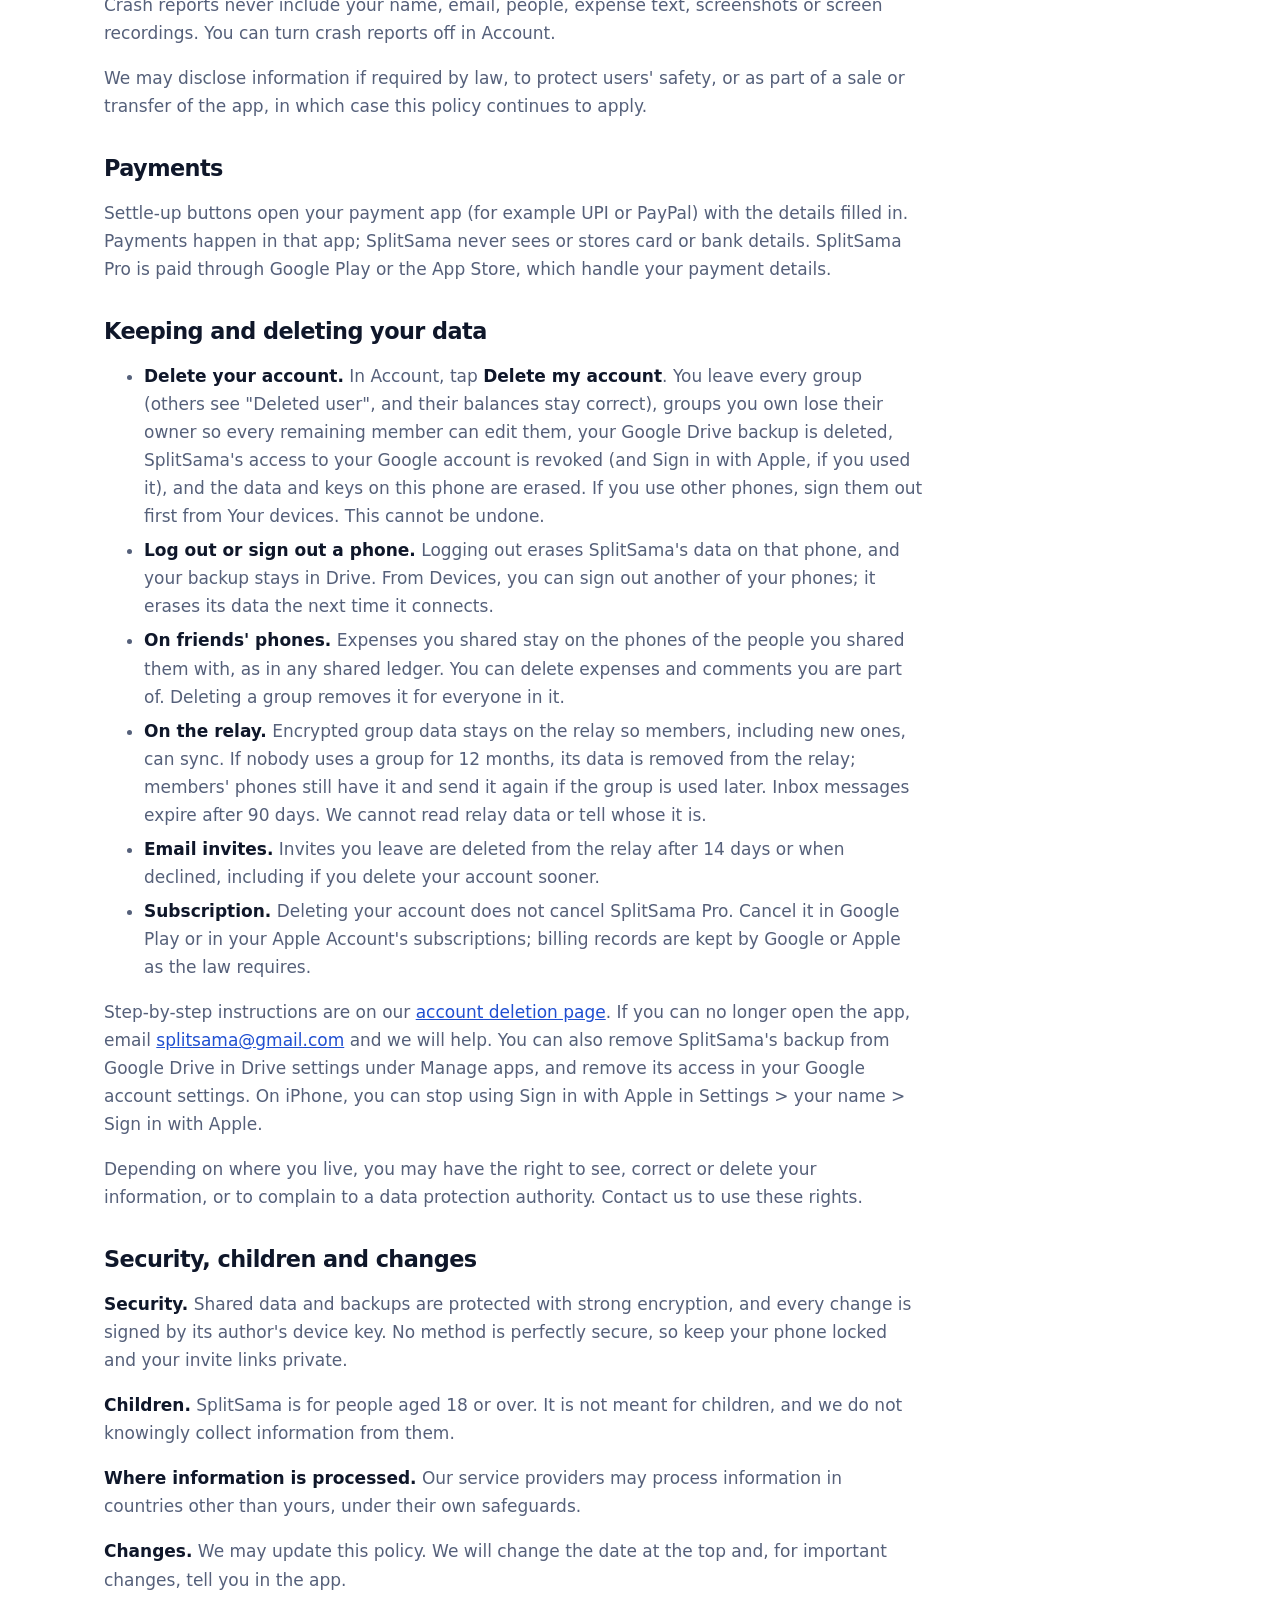
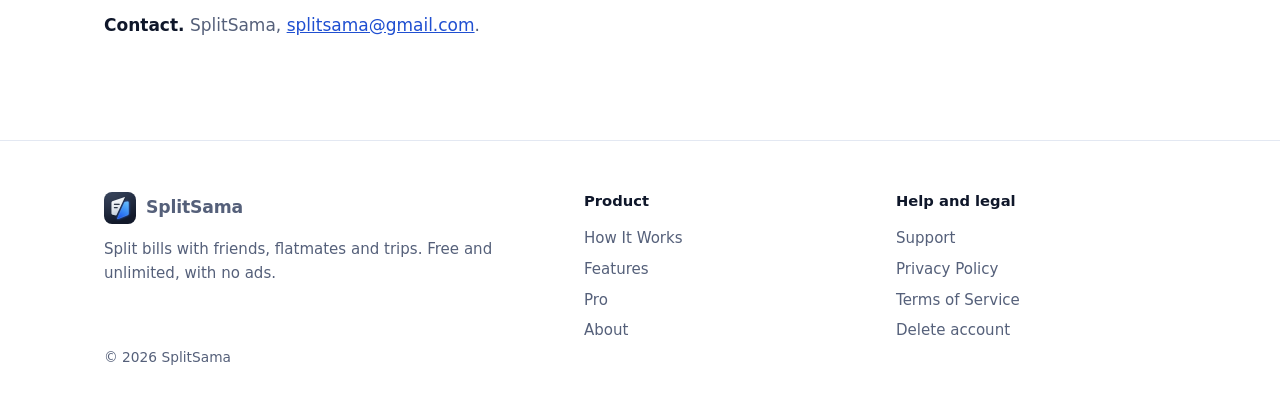
<file: privacy/index.html>
<!doctype html>
<html lang="en">
<head>
<meta charset="utf-8">
<meta name="viewport" content="width=device-width, initial-scale=1">
<title>Privacy Policy · SplitSama</title>
<meta name="description" content="How SplitSama collects, uses and protects your information, including end-to-end encrypted shared expenses, backups, permissions and deleting your data.">
<link rel="canonical" href="https://splitsama.app/privacy/">
<meta property="og:type" content="website">
<meta property="og:site_name" content="SplitSama">
<meta property="og:title" content="Privacy Policy · SplitSama">
<meta property="og:description" content="How SplitSama collects, uses and protects your information, including end-to-end encrypted shared expenses, backups, permissions and deleting your data.">
<meta property="og:url" content="https://splitsama.app/privacy/">
<meta property="og:image" content="https://splitsama.app/assets/og.jpg?v=6">
<meta name="twitter:card" content="summary_large_image">
<meta name="theme-color" content="#161E30">
<link rel="icon" href="https://splitsama.app/assets/icon.png" type="image/png" sizes="256x256">
<link rel="stylesheet" href="../assets/site.css">
<meta property="og:image:width" content="1200">
<meta property="og:image:height" content="630">
<meta property="og:image:alt" content="SplitSama: split bills with friends and groups">
<meta property="og:locale" content="en_IN">
<meta name="twitter:title" content="Privacy Policy · SplitSama">
<meta name="twitter:description" content="How SplitSama collects, uses and protects your information, including end-to-end encrypted shared expenses, backups, permissions and deleting your data.">
<meta name="twitter:image" content="https://splitsama.app/assets/og.jpg?v=6">
<link rel="apple-touch-icon" href="https://splitsama.app/assets/icon.png">
<script type="application/ld+json">
[{"@context": "https://schema.org", "@type": "Organization", "@id": "https://splitsama.app/#org", "name": "SplitSama", "url": "https://splitsama.app/", "logo": "https://splitsama.app/assets/icon.png", "email": "splitsama@gmail.com"}, {"@context": "https://schema.org", "@type": "BreadcrumbList", "itemListElement": [{"@type": "ListItem", "position": 1, "name": "SplitSama", "item": "https://splitsama.app/"}, {"@type": "ListItem", "position": 2, "name": "Privacy Policy", "item": "https://splitsama.app/privacy/"}]}]
</script>
</head>
<body>
<header class="bar"><div class="wrap">
  <a class="brand" href="../" aria-label="Home"><img src="../assets/icon.png" alt="SplitSama split bills app icon" width="32" height="32">SplitSama</a>
  <nav class="nav" aria-label="Main"><a href="../how-it-works/">How It Works</a><a href="../features/">Features</a><a href="../pro/">Pro</a><a href="../about/">About</a></nav>
  <a class="btn small" href="../#get">Get the app</a>
</div></header>
<main>
<section class="page-head"><div class="wrap"><h1>Privacy Policy</h1><p class="lede">How SplitSama collects, uses and protects your information.</p><p class="updated">Last updated: 19 November 2026</p></div></section>
<section class="block"><div class="wrap"><div class="prose legal">
<h2>About this policy</h2>
  <p>SplitSama has no ads, and your expenses are end-to-end encrypted: only the people you share them with can read them, not us. The one part that isn't is what an iPhone notification shows: a group's name and an expense's title (see "Notifications"). This policy explains what the SplitSama app for Android and iPhone (app ID <code>com.cadence.splitsama</code>) collects, why, and the choices you have.</p>
  <p>SplitSama is made by SplitSama, an independent developer ("we", "us"). Questions about privacy: <a href="mailto:splitsama@gmail.com">splitsama@gmail.com</a>.</p>
  <p>By using SplitSama you agree to this policy and to our <a href="../terms/">Terms of Service</a>.</p>

<h2>Information the app handles</h2>
  <p>Your expenses are stored on your phone. When you share a group or expense, it is encrypted on your phone before it leaves.</p>
  <div class="table-wrap"><table class="data">
    <tr><th>Information</th><th>Examples</th><th>Where it is kept</th><th>Who can read it</th></tr>
    <tr><td>Google sign-in</td><td>Your Google email address, name and profile photo</td><td>Your phone. Your name and photo are used as your profile.</td><td>You; your name and photo are shown to people you share with</td></tr>
    <tr><td>Sign in with Apple (iPhone)</td><td>The name Apple shares and, unless you hide it, your email address</td><td>Your phone. The relay checks Apple's sign-in and gives your phone a session that holds your email, used to check for email invites</td><td>You; your name is shown to people you share with</td></tr>
    <tr><td>Your profile</td><td>Your name, photo, and payment handles you add (such as UPI, PayPal, Venmo, Revolut or Cash App)</td><td>Your phone; encrypted copies on the sync relay and in your backup</td><td>You and the people you share groups or expenses with</td></tr>
    <tr><td>Friends you add</td><td>A friend's name and email address, typed or picked from your contacts</td><td>Your phone; encrypted copies on the sync relay and in your backup</td><td>You and the members of groups you share with them</td></tr>
    <tr><td>Email invites</td><td>If you add a friend by email: a scrambled code made from their address, and an invite with your name</td><td>The sync relay, for up to 14 days</td><td>Your friend, after signing in with that email address. See "Email invites"</td></tr>
    <tr><td>Expenses and groups</td><td>Descriptions, amounts, currencies, categories, dates, notes, splits, items, settlements, budgets, trip dates, comments and change history</td><td>Your phone; encrypted copies on the sync relay and in your backup</td><td>Members of the group or the people in the expense</td></tr>
    <tr><td>Personal (self) expenses</td><td>Bills you track only for yourself</td><td>Your phone; encrypted copies for your own other phones and in your backup</td><td>Only you</td></tr>
    <tr><td>Device keys</td><td>A signing key, the keys for each group, and a list of your signed-in phones</td><td>Your phone (secure storage); encrypted in your backup</td><td>Only you</td></tr>
    <tr><td>Backup</td><td>An encrypted copy of your keys and data</td><td>Your own Google Drive, in a hidden app folder; or a backup file you save yourself</td><td>Only you (see "Backups")</td></tr>
    <tr><td>Subscription status</td><td>Whether SplitSama Pro or a trip pass is active, renewal or end dates, a purchase reference, and a random customer ID</td><td>Google Play or the App Store, and RevenueCat</td><td>Us and RevenueCat, to unlock Pro. If you share Pro with a group or buy a trip pass for it, its members see that it came from you and until when.</td></tr>
    <tr><td>Crash reports</td><td>Error messages, app version, device model and operating system</td><td>Sentry</td><td>Us, to fix bugs</td></tr>
    <tr><td>Notification notes</td><td>For each change worth a notification: what kind it was (such as a new expense or a payment), the group's name and the expense's title. Never names, amounts or comment text</td><td>The sync relay, only until the notification is sent (usually under a minute)</td><td>Expo and Apple, to show the notification on iPhones in your groups</td></tr>
    <tr><td>Device push token</td><td>A token that lets your phone get a "something changed" ping</td><td>The sync relay and Expo's push service, until you turn notifications off or the token stops working</td><td>Us and Expo, to deliver pings; it contains no expense data</td></tr>
    <tr><td>IP address</td><td>Your device's internet address when it connects</td><td>Processed by the sync relay when your phone connects; not stored with your data</td><td>Us, to deliver data and limit abuse</td></tr>
  </table></div>
  <p>We do not use advertising or tracking tools, we do not collect your location, and we do not sell or share your information for advertising.</p>

<h2>How sync works</h2>
  <ul>
    <li><strong>End-to-end encrypted.</strong> Changes are encrypted on your phone before they are sent. Our relay, which runs on Cloudflare, stores only encrypted data and the usage counts described below. It cannot see names, amounts or who wrote what. The exceptions are email invites and notification notes: see "Email invites" and "Notifications" below.</li>
    <li><strong>What the relay processes.</strong> As expected for a relay, it processes your device's IP address and device push token. The IP address is used to deliver data and for short, per-minute limits that stop floods of requests; the relay does not keep request logs or store IP addresses with your data. The push token is kept with the encrypted mailboxes you belong to so the relay can ping your phone, and is removed when you turn notifications off or the token stops working.</li>
    <li><strong>Usage counts.</strong> To protect the relay from abuse, it counts how much each sign-in pass writes in a day. A pass isn't linked to your account. The relay also counts how many passes each account requests in a day, and reduces that to totals when the day ends. Counts are deleted after 30 days.</li>
    <li><strong>Invite links and QR codes.</strong> In an open group, anyone with the link or QR code can join. With "Approve new members" on, people can only ask to join until a member approves them. Invite links open a page on our website, splitsama.app. The invite itself, which includes your name and the group's name, is in the part of the link that browsers do not send to any server, so the website never receives it.</li>
    <li><strong>Personal inboxes.</strong> Messages between people, such as non-group expenses, reminders and invitations, go to an encrypted inbox only the recipient can read. Inbox messages are deleted after 90 days.</li>
    <li><strong>Email invites.</strong> If you add a friend by email, your phone leaves an invite for them on the relay, so they can find you if they use SplitSama. The invite is encrypted, and contains what an invite link contains, including your name. The relay files it under a scrambled code made from the address, not the address itself, and deletes it after 14 days, or sooner if it's declined. Your friend's address is never used to contact them: we send no email.</li>
    <li><strong>Checking for email invites.</strong> While signed in, your phone checks for invites when the app opens, at most every 15 minutes while you use it, and when you pull to refresh, by sending your Google sign-in, or your Sign in with Apple session, to the relay. The relay uses your address to find invites left for you and does not store it. It does not tell anyone whether an address uses SplitSama. Nothing is linked until you tap Accept. If you tap Decline, the invite is removed from the relay and the sender isn't told. The sender can send another invite after 14 days.</li>
    <li><strong>How email invites are protected.</strong> Email invites are designed to stay protected if the relay's stored data leaks, but not from the relay itself, because it sees your address when you check for invites.</li>
    <li><strong>Notifications.</strong> When you change something worth a notification, your phone also sends the relay a short note in plain text: what kind of change it was (such as a new expense, an edit or a payment), the group's name and the expense's title. It never contains names, amounts or comment text. On Android, the relay sends a ping with no content through Expo and Google's push services, and your phone writes the notification text itself. On iPhone, the relay writes the notification from the note, for example "Goa Trip: “Dinner” was added.", and sends it through Expo and Apple's push service, because iPhones rarely let an app write its own notification in the background. The relay keeps a note only until the notification is sent, usually under a minute.</li>
    <li><strong>Exchange rates and settings.</strong> The app downloads daily currency rates through our relay and app settings from Google Firebase. These requests send nothing about you or your expenses.</li>
    <li><strong>Network data.</strong> Like any internet service, Cloudflare, Google, Apple, Expo, RevenueCat and Sentry see your device's IP address when it connects. They handle it under their own privacy policies.</li>
  </ul>

<h2>Backups</h2>
  <ul>
    <li><strong>Google Drive.</strong> When you sign in with Google, or connect Google Drive after Sign in with Apple, SplitSama backs up an encrypted copy of your data to a hidden app folder in your own Google Drive every day. It only asks for access to that folder, not to your other Drive files.</li>
    <li><strong>How it is protected.</strong> The backup key is created by our relay from your verified Google sign-in, and nothing about it is stored per user. Google holds the encrypted backup but not the key, and our relay can make the key but never receives the backup, so neither can read it alone.</li>
    <li><strong>Sign in with Apple without Drive.</strong> If you sign in with Apple and don't connect Google Drive, nothing is backed up automatically, and the app reminds you. You can still save a backup file.</li>
    <li><strong>Backup file.</strong> You can also save a backup file protected by a passphrase you choose. Nobody, including us, can recover a lost passphrase.</li>
  </ul>

<h2>Permissions and features on your phone</h2>
  <ul>
    <li><strong>Camera.</strong> Used to scan invite QR codes and receipts.</li>
    <li><strong>Microphone (Voice add and Ask Sama).</strong> SplitSama uses the microphone only while you tap the mic in Voice add or Ask Sama (Pro features). Your phone's own speech recognizer turns what you say into text: on the phone when it has your language installed, otherwise through your phone's speech service (on Android, Google's; on iPhone, Apple's), under its own privacy policy. When it runs on the phone, the names of your friends and groups are given to it to help it spell them; they are never sent to the speech service. SplitSama never records, stores or uploads the audio.</li>
    <li><strong>Ask Sama.</strong> Ask Sama works out its answers on your phone from the expenses already there. Your questions and its answers are not sent to us or to any AI service.</li>
    <li><strong>Photos.</strong> Used only when you pick a receipt image from your library.</li>
    <li><strong>Receipts.</strong> A receipt is scanned and read on your phone (using Google's on-device document scanner and ML Kit on Android, or Apple's on-device scanner and text recognition on iPhone); its amounts go into the expense and the photo is deleted. Receipt photos are never uploaded or stored.</li>
    <li><strong>Home-screen widget.</strong> If you add the widget, it shows your own balance on your home screen, so anyone who can see your screen can see it. It is kept on your phone and updated from the app; nothing extra is sent anywhere.</li>
    <li><strong>Contacts.</strong> Used only when you tap "Choose from contacts", to read the one contact you pick. We never upload your contact list.</li>
    <li><strong>Messages you paste.</strong> When you paste a bank, card or UPI message to make an expense, it is read on your phone and not uploaded.</li>
    <li><strong>Notifications.</strong> Used for group changes, comments, reminders and budget alerts. You can turn them off in the app or in your phone's settings.</li>
    <li><strong>Import and export.</strong> Splitwise files you import are read on your phone. CSV, Excel and PDF exports are made on your phone and go only where you share them.</li>
  </ul>

<h2>Service providers</h2>
  <div class="table-wrap"><table class="data">
    <tr><th>Service</th><th>What it receives</th><th>Purpose</th></tr>
    <tr><td>Google (Sign-In, Drive, Firebase)</td><td>Your sign-in; your encrypted backup; requests for app settings</td><td>Sign-in, backups and feature settings</td></tr>
    <tr><td>Cloudflare</td><td>Encrypted sync data, email invites, notification notes until sent, backup-key requests, IP addresses and device push tokens</td><td>Running the sync relay</td></tr>
    <tr><td>Apple (Sign in with Apple)</td><td>Your sign-in, if you use Sign in with Apple</td><td>Signing in on iPhone</td></tr>
    <tr><td>Expo, Google and Apple push services</td><td>Push token; content-free pings, or on iPhone a notification with a group's name and an expense's title</td><td>Notifications</td></tr>
    <tr><td>RevenueCat, Google Play and the App Store</td><td>Random customer ID, purchase and subscription status</td><td>SplitSama Pro purchases</td></tr>
    <tr><td>Sentry (stored in the EU)</td><td>Crash and error reports, cleaned on your phone first</td><td>Fixing bugs</td></tr>
  </table></div>
  <p>Crash reports never include your name, email, people, expense text, screenshots or screen recordings. You can turn crash reports off in Account.</p>
  <p>We may disclose information if required by law, to protect users' safety, or as part of a sale or transfer of the app, in which case this policy continues to apply.</p>

<h2>Payments</h2>
  <p>Settle-up buttons open your payment app (for example UPI or PayPal) with the details filled in. Payments happen in that app; SplitSama never sees or stores card or bank details. SplitSama Pro is paid through Google Play or the App Store, which handle your payment details.</p>

<h2>Keeping and deleting your data</h2>
  <ul>
    <li><strong>Delete your account.</strong> In Account, tap <strong>Delete my account</strong>. You leave every group (others see "Deleted user", and their balances stay correct), groups you own lose their owner so every remaining member can edit them, your Google Drive backup is deleted, SplitSama's access to your Google account is revoked (and Sign in with Apple, if you used it), and the data and keys on this phone are erased. If you use other phones, sign them out first from Your devices. This cannot be undone.</li>
    <li><strong>Log out or sign out a phone.</strong> Logging out erases SplitSama's data on that phone, and your backup stays in Drive. From Devices, you can sign out another of your phones; it erases its data the next time it connects.</li>
    <li><strong>On friends' phones.</strong> Expenses you shared stay on the phones of the people you shared them with, as in any shared ledger. You can delete expenses and comments you are part of. Deleting a group removes it for everyone in it.</li>
    <li><strong>On the relay.</strong> Encrypted group data stays on the relay so members, including new ones, can sync. If nobody uses a group for 12 months, its data is removed from the relay; members' phones still have it and send it again if the group is used later. Inbox messages expire after 90 days. We cannot read relay data or tell whose it is.</li>
    <li><strong>Email invites.</strong> Invites you leave are deleted from the relay after 14 days or when declined, including if you delete your account sooner.</li>
    <li><strong>Subscription.</strong> Deleting your account does not cancel SplitSama Pro. Cancel it in Google Play or in your Apple Account's subscriptions; billing records are kept by Google or Apple as the law requires.</li>
  </ul>
  <p>Step-by-step instructions are on our <a href="../delete-account/">account deletion page</a>. If you can no longer open the app, email <a href="mailto:splitsama@gmail.com">splitsama@gmail.com</a> and we will help. You can also remove SplitSama's backup from Google Drive in Drive settings under Manage apps, and remove its access in your Google account settings. On iPhone, you can stop using Sign in with Apple in Settings &gt; your name &gt; Sign in with Apple.</p>
  <p>Depending on where you live, you may have the right to see, correct or delete your information, or to complain to a data protection authority. Contact us to use these rights.</p>

<h2>Security, children and changes</h2>
  <p><strong>Security.</strong> Shared data and backups are protected with strong encryption, and every change is signed by its author's device key. No method is perfectly secure, so keep your phone locked and your invite links private.</p>
  <p><strong>Children.</strong> SplitSama is for people aged 18 or over. It is not meant for children, and we do not knowingly collect information from them.</p>
  <p><strong>Where information is processed.</strong> Our service providers may process information in countries other than yours, under their own safeguards.</p>
  <p><strong>Changes.</strong> We may update this policy. We will change the date at the top and, for important changes, tell you in the app.</p>
  <p><strong>Contact.</strong> SplitSama, <a href="mailto:splitsama@gmail.com">splitsama@gmail.com</a>.</p>
</div></div></section>
</main>
<footer class="foot"><div class="wrap">
  <div class="cols">
    <div><a class="brand" href="../"><img src="../assets/icon.png" alt="" width="32" height="32">SplitSama</a><p>Split bills with friends, flatmates and trips. Free and unlimited, with no ads.</p></div>
    <div><h4>Product</h4><a href="../how-it-works/">How It Works</a><a href="../features/">Features</a><a href="../pro/">Pro</a><a href="../about/">About</a></div>
    <div><h4>Help and legal</h4><a href="mailto:splitsama@gmail.com">Support</a><a href="../privacy/">Privacy Policy</a><a href="../terms/">Terms of Service</a><a href="../delete-account/">Delete account</a></div>
  </div>
  <p class="copy">© 2026 SplitSama</p>
</div></footer>
</body>
</html>
</file>
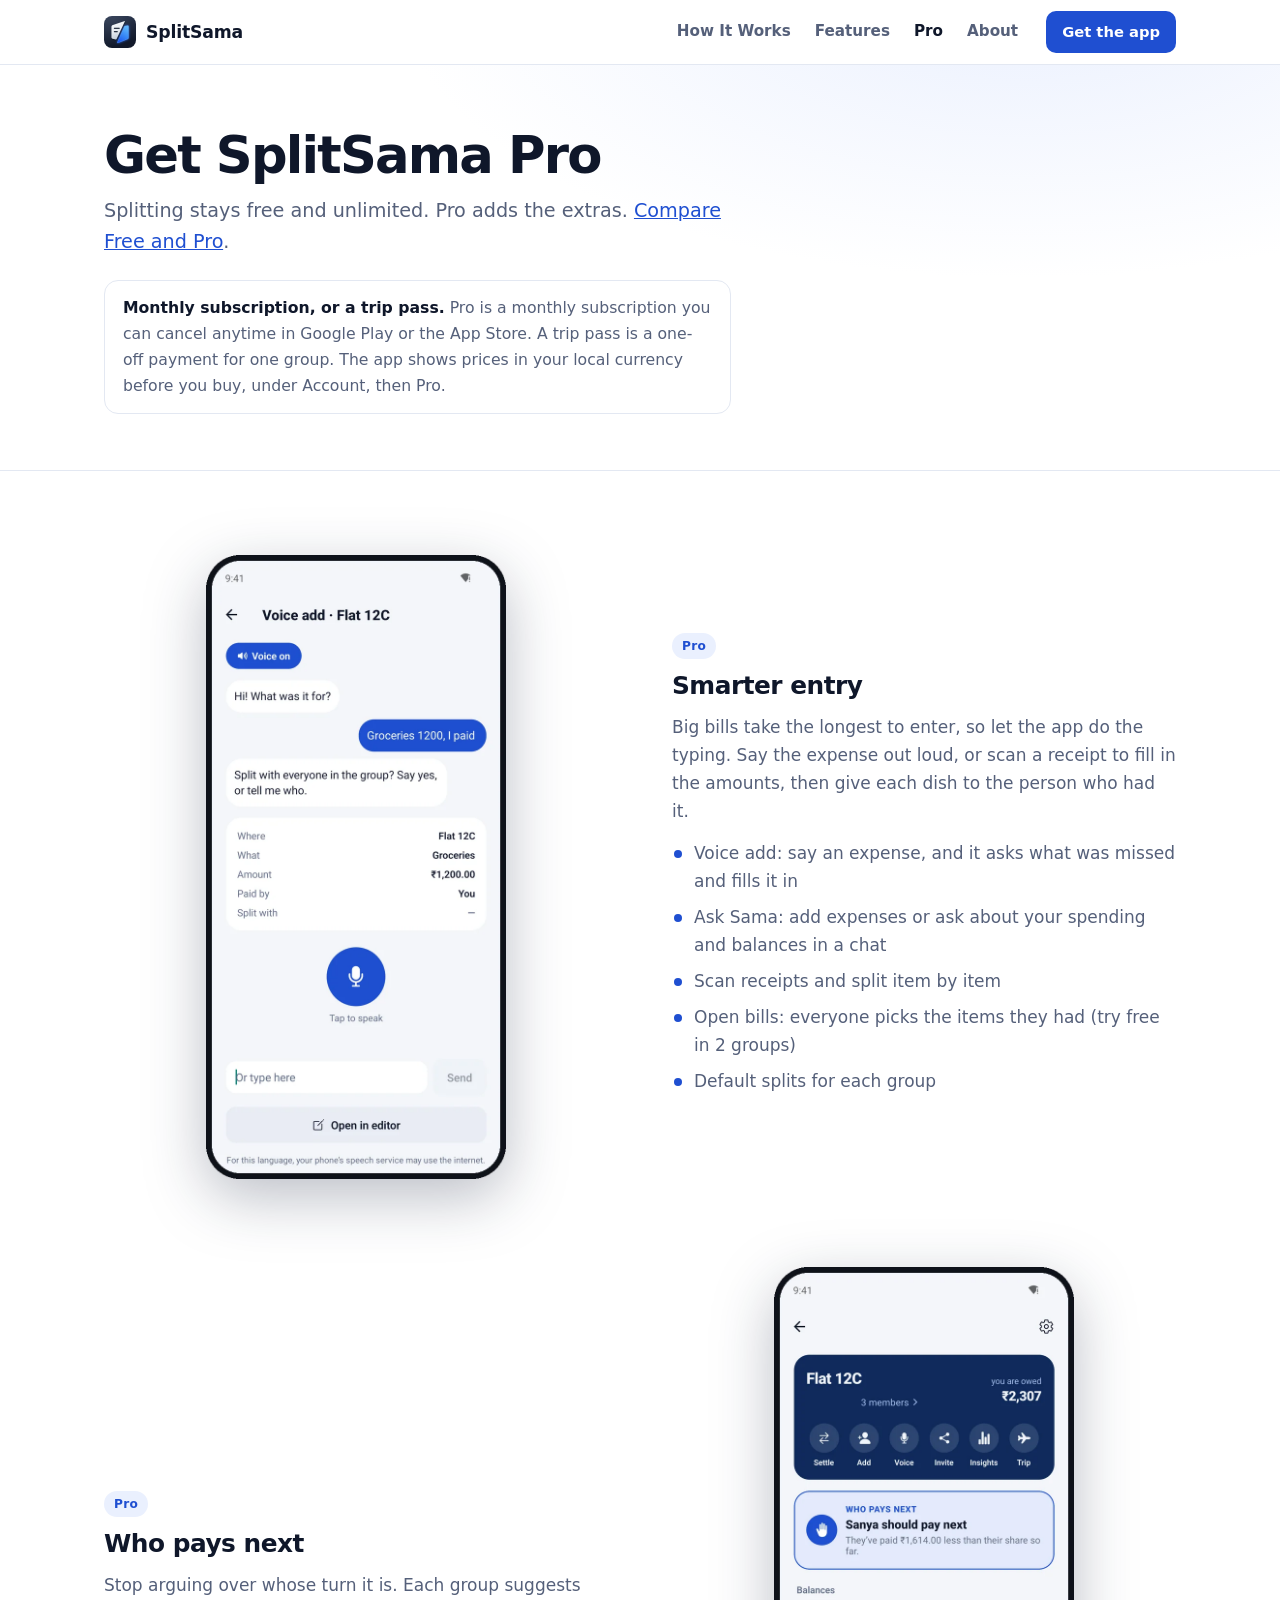
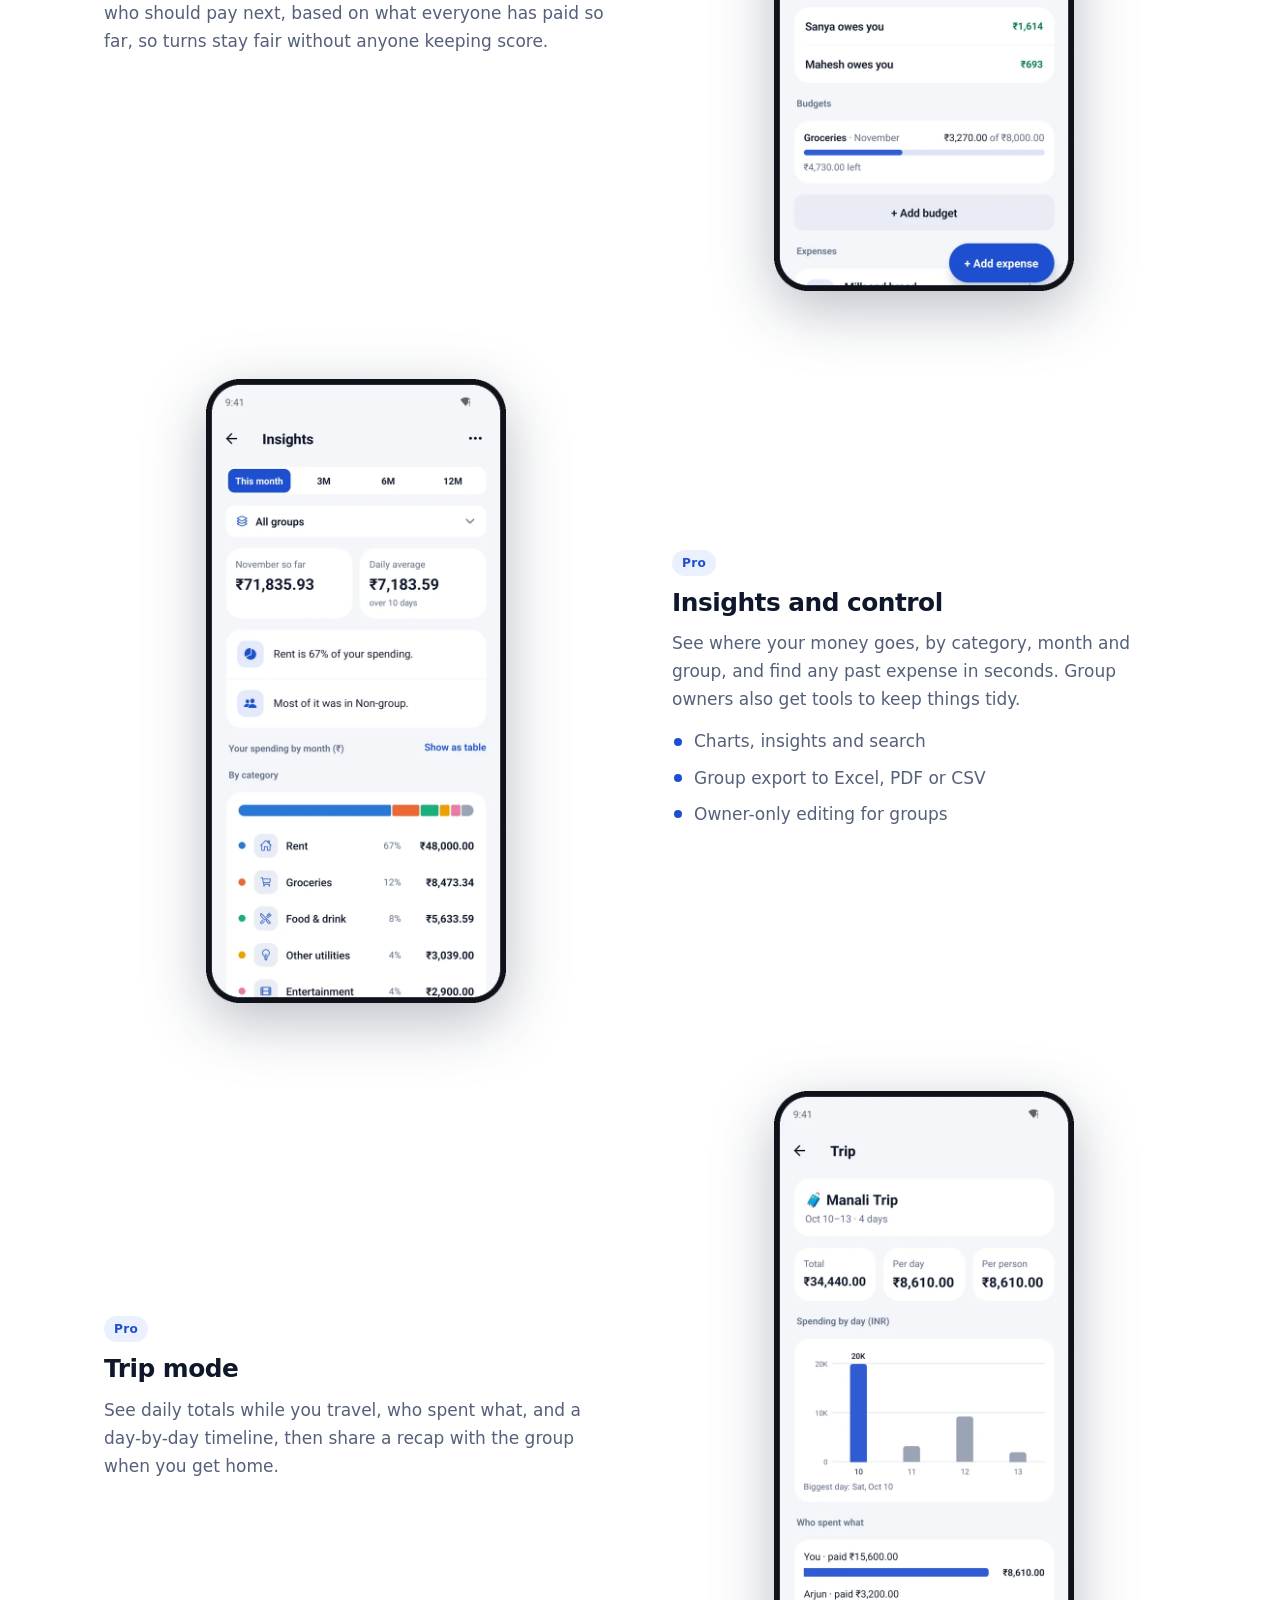
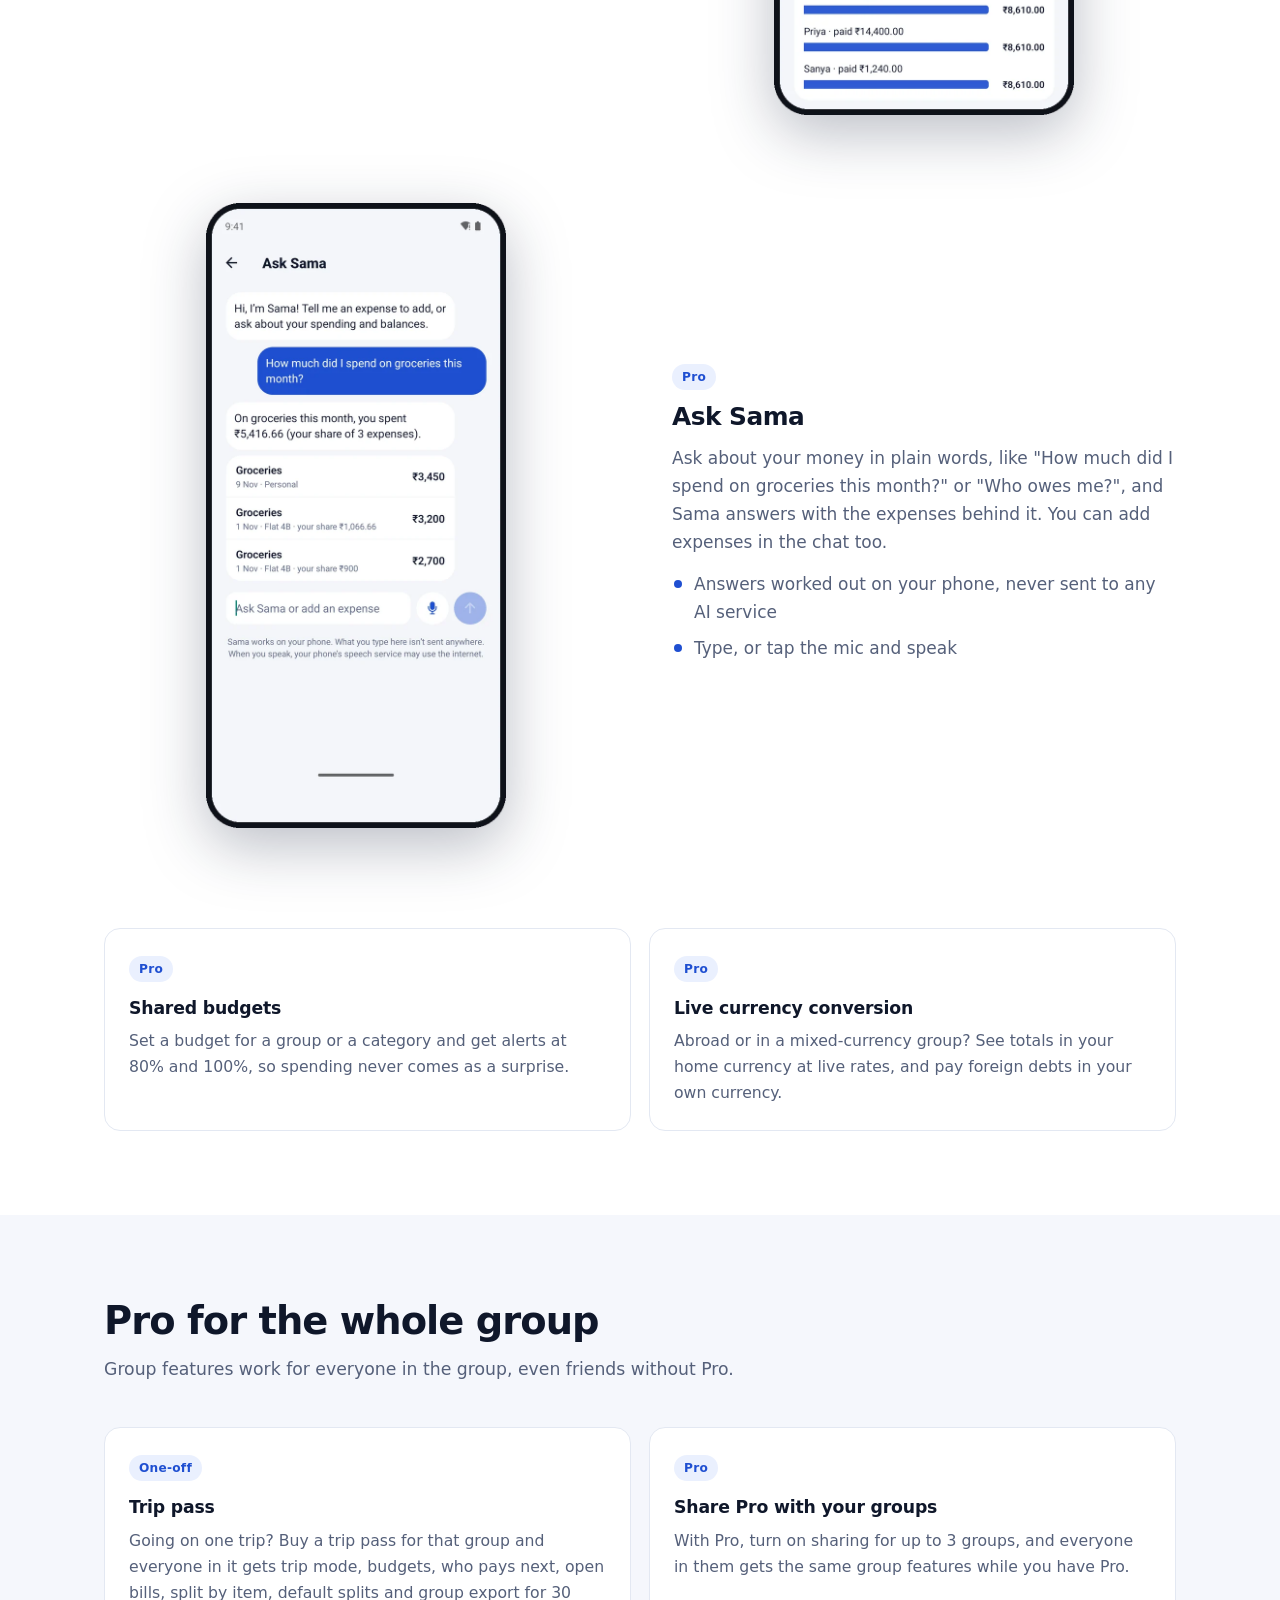
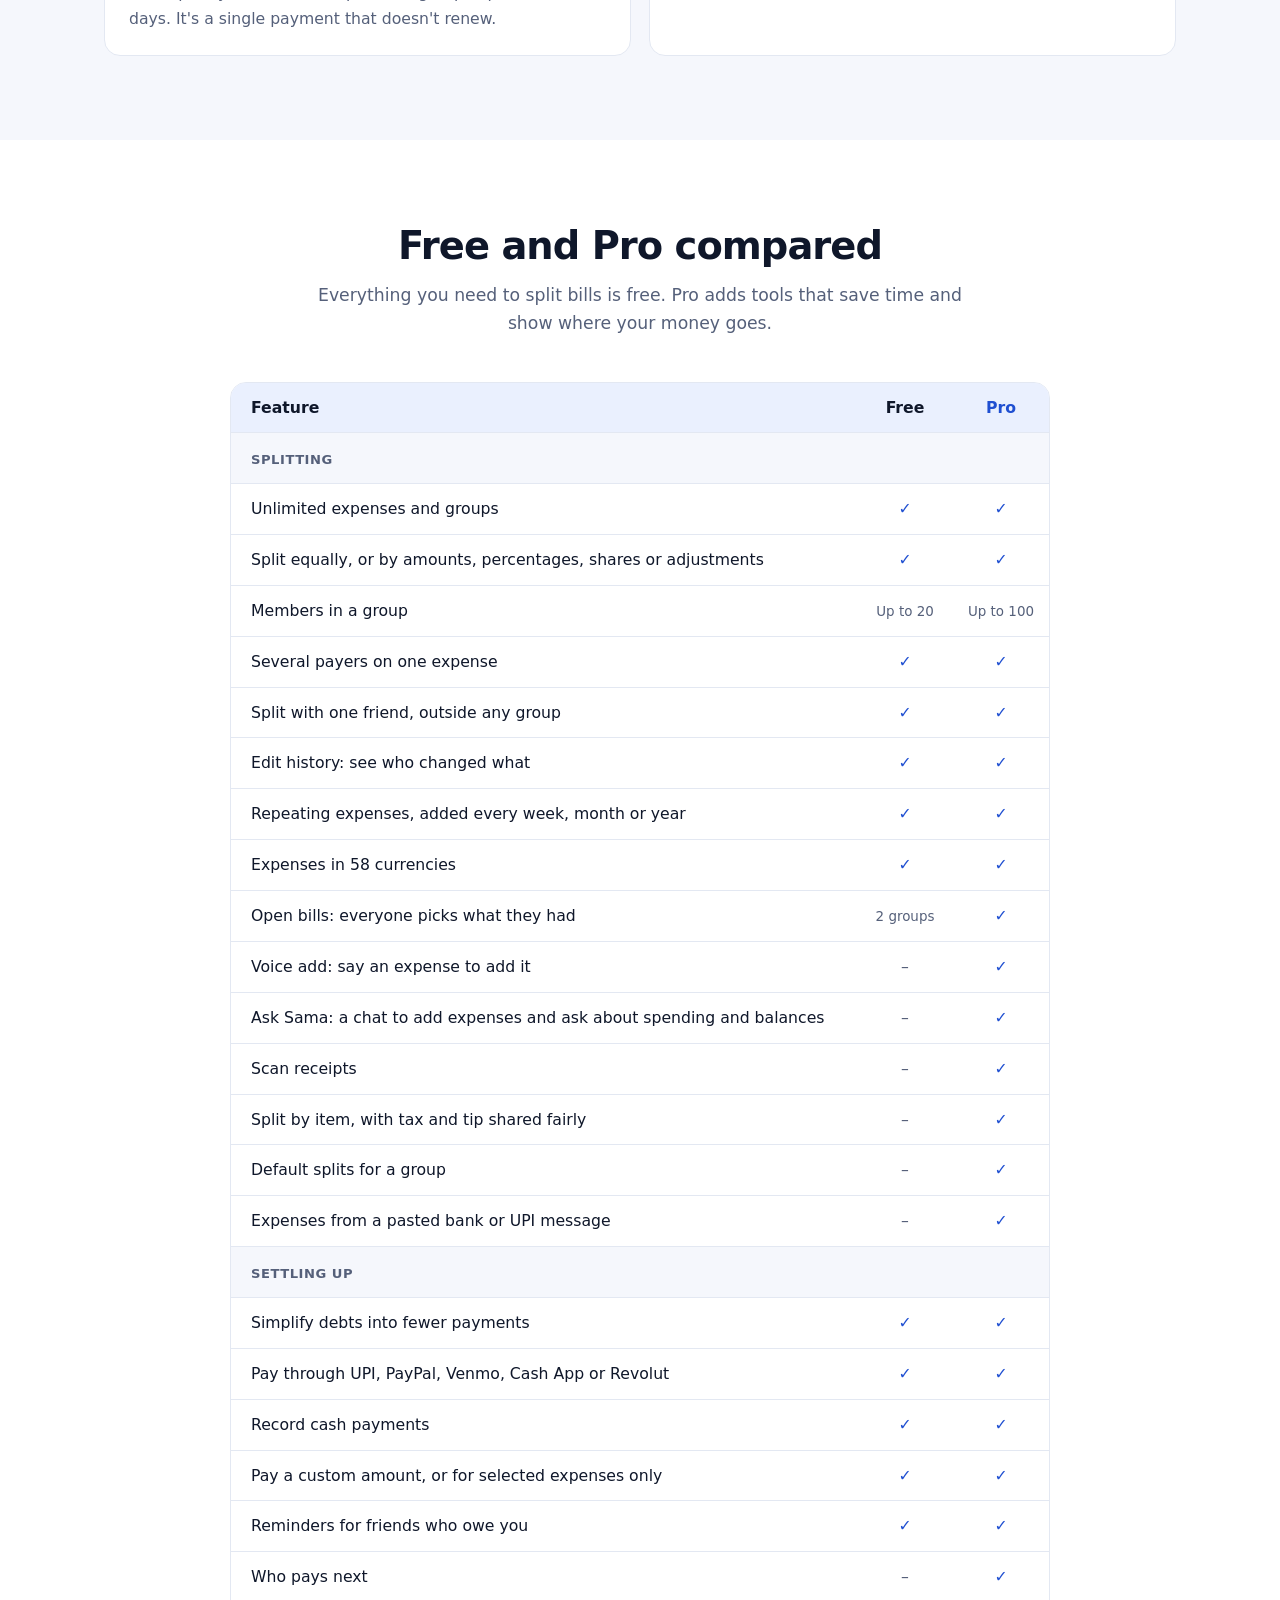
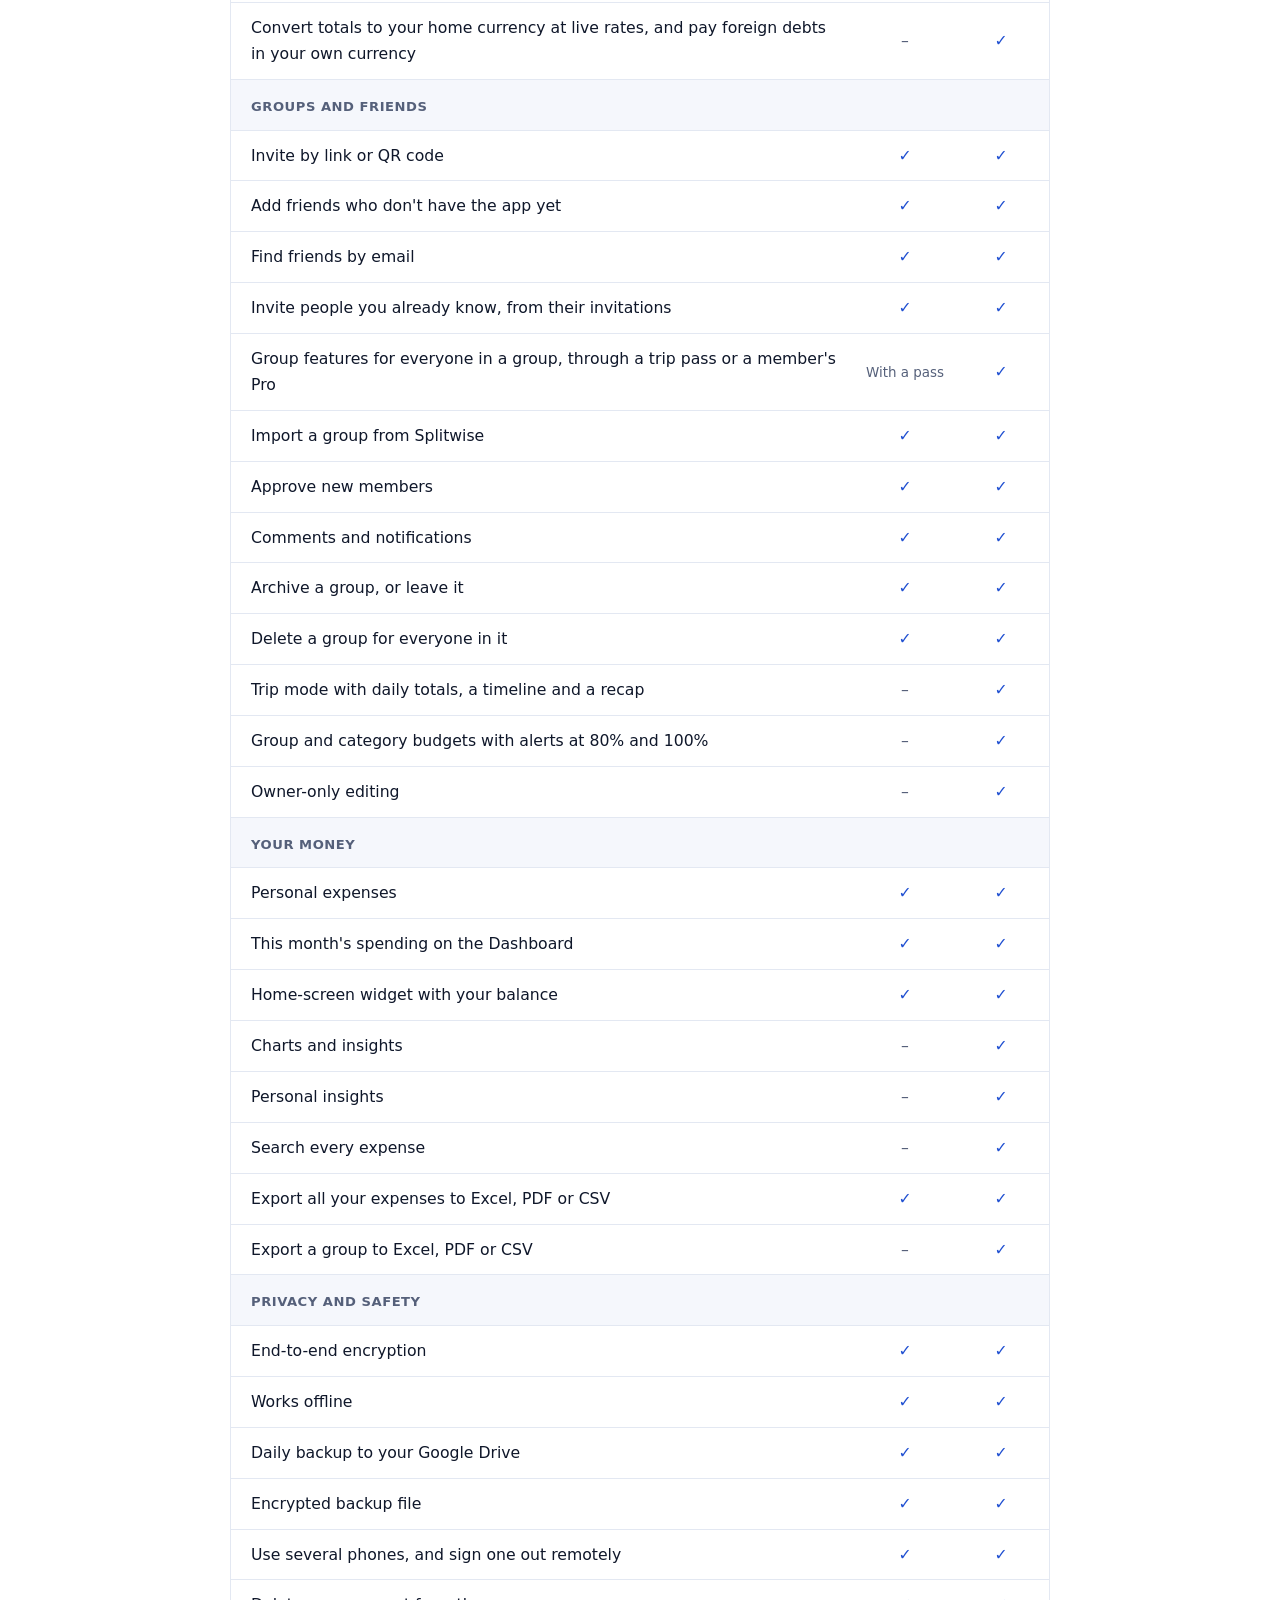
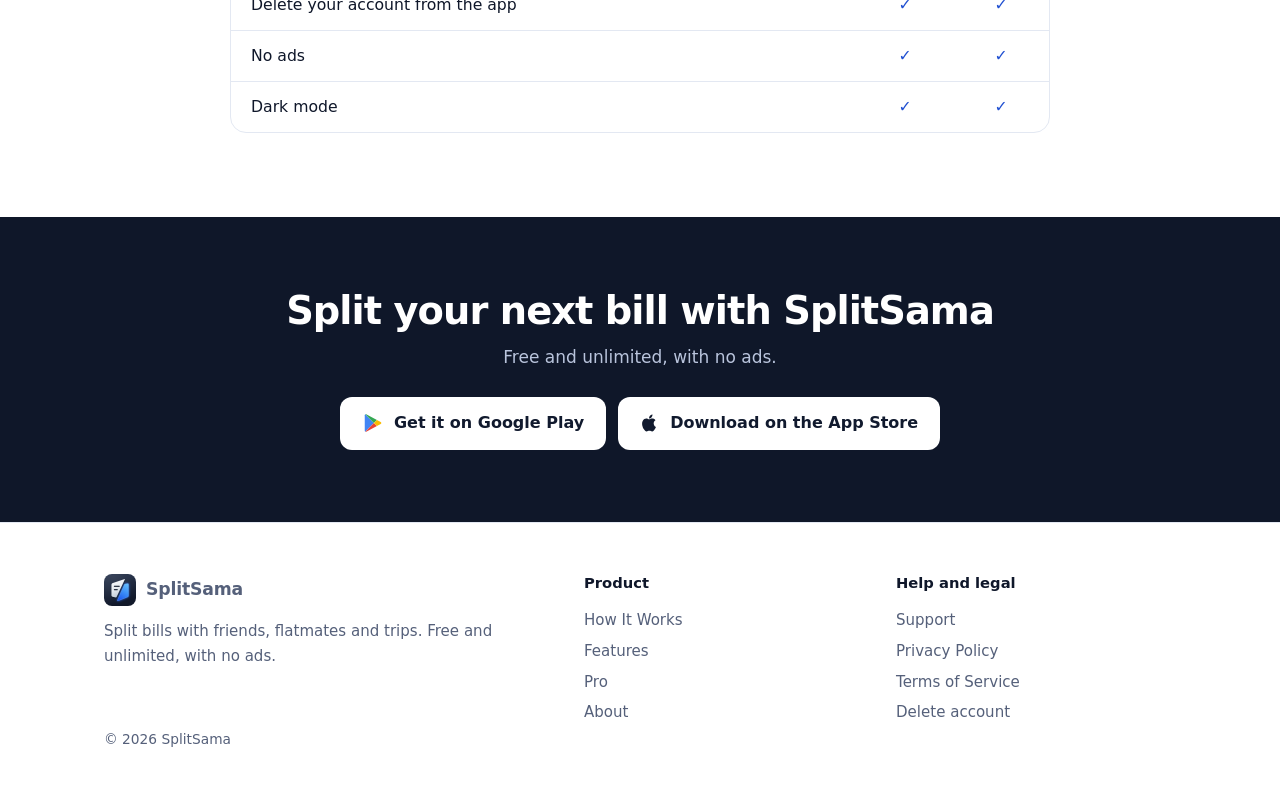
<file: pro/index.html>
<!doctype html>
<html lang="en">
<head>
<meta charset="utf-8">
<meta name="viewport" content="width=device-width, initial-scale=1">
<title>SplitSama Pro: Voice Add, Ask Sama, Receipts and Trips</title>
<meta name="description" content="SplitSama Pro adds voice add, Ask Sama, receipt scanning, trip mode, shared budgets, currency conversion and charts. Splitting always stays free.">
<link rel="canonical" href="https://splitsama.app/pro/">
<meta property="og:type" content="website">
<meta property="og:site_name" content="SplitSama">
<meta property="og:title" content="SplitSama Pro: Voice Add, Ask Sama, Receipts and Trips">
<meta property="og:description" content="SplitSama Pro adds voice add, Ask Sama, receipt scanning, trip mode, shared budgets, currency conversion and charts. Splitting always stays free.">
<meta property="og:url" content="https://splitsama.app/pro/">
<meta property="og:image" content="https://splitsama.app/assets/og.jpg?v=6">
<meta name="twitter:card" content="summary_large_image">
<meta name="theme-color" content="#161E30">
<link rel="icon" href="https://splitsama.app/assets/icon.png" type="image/png" sizes="256x256">
<link rel="stylesheet" href="../assets/site.css">
<meta property="og:image:width" content="1200">
<meta property="og:image:height" content="630">
<meta property="og:image:alt" content="SplitSama: split bills with friends and groups">
<meta property="og:locale" content="en_IN">
<meta name="twitter:title" content="SplitSama Pro: Voice Add, Ask Sama, Receipts and Trips">
<meta name="twitter:description" content="SplitSama Pro adds voice add, Ask Sama, receipt scanning, trip mode, shared budgets, currency conversion and charts. Splitting always stays free.">
<meta name="twitter:image" content="https://splitsama.app/assets/og.jpg?v=6">
<link rel="apple-touch-icon" href="https://splitsama.app/assets/icon.png">
<script type="application/ld+json">
[{"@context": "https://schema.org", "@type": "Organization", "@id": "https://splitsama.app/#org", "name": "SplitSama", "url": "https://splitsama.app/", "logo": "https://splitsama.app/assets/icon.png", "email": "splitsama@gmail.com"}, {"@context": "https://schema.org", "@type": "BreadcrumbList", "itemListElement": [{"@type": "ListItem", "position": 1, "name": "SplitSama", "item": "https://splitsama.app/"}, {"@type": "ListItem", "position": 2, "name": "Pro", "item": "https://splitsama.app/pro/"}]}]
</script>
</head>
<body>
<header class="bar"><div class="wrap">
  <a class="brand" href="../"><img src="../assets/icon.png" alt="SplitSama split bills app icon" width="32" height="32">SplitSama</a>
  <nav class="nav" aria-label="Main"><a href="../how-it-works/">How It Works</a><a href="../features/">Features</a><a href="../pro/" aria-current="page">Pro</a><a href="../about/">About</a></nav>
  <a class="btn small" href="#get">Get the app</a>
</div></header>
<main>
<section class="page-head"><div class="wrap"><h1>Get SplitSama Pro</h1><p class="lede">Splitting stays free and unlimited. Pro adds the extras. <a href="#compare">Compare Free and Pro</a>.</p><p class="price-note"><span><strong>Monthly subscription, or a trip pass.</strong> Pro is a monthly subscription you can cancel anytime in Google Play or the App Store. A trip pass is a one-off payment for one group. The app shows prices in your local currency before you buy, under Account, then Pro.</span></p></div></section>
<section class="block"><div class="wrap">
<div class="row"><div class="media"><img class="shot" src="../assets/shots/voice.webp" alt="Voice add asking who to split a groceries expense with" width="620" height="1290" loading="lazy"></div><div><span class="tag">Pro</span><h3>Smarter entry</h3><p>Big bills take the longest to enter, so let the app do the typing. Say the expense out loud, or scan a receipt to fill in the amounts, then give each dish to the person who had it.</p><ul><li>Voice add: say an expense, and it asks what was missed and fills it in</li><li>Ask Sama: add expenses or ask about your spending and balances in a chat</li><li>Scan receipts and split item by item</li><li>Open bills: everyone picks the items they had (try free in 2 groups)</li><li>Default splits for each group</li></ul></div></div><div class="row flip"><div class="media"><img class="shot" src="../assets/shots/group.webp" alt="A group suggesting who should pay next" width="620" height="1290" loading="lazy"></div><div><span class="tag">Pro</span><h3>Who pays next</h3><p>Stop arguing over whose turn it is. Each group suggests who should pay next, based on what everyone has paid so far, so turns stay fair without anyone keeping score.</p></div></div><div class="row"><div class="media"><img class="shot" src="../assets/shots/insights.webp" alt="Spending charts and insights" width="620" height="1290" loading="lazy"></div><div><span class="tag">Pro</span><h3>Insights and control</h3><p>See where your money goes, by category, month and group, and find any past expense in seconds. Group owners also get tools to keep things tidy.</p><ul><li>Charts, insights and search</li><li>Group export to Excel, PDF or CSV</li><li>Owner-only editing for groups</li></ul></div></div><div class="row flip"><div class="media"><img class="shot" src="../assets/shots/trip.webp" alt="Trip mode for a Manali trip with daily totals and who spent what" width="620" height="1290" loading="lazy"></div><div><span class="tag">Pro</span><h3>Trip mode</h3><p>See daily totals while you travel, who spent what, and a day-by-day timeline, then share a recap with the group when you get home.</p></div></div><div class="row"><div class="media"><img class="shot" src="../assets/shots/asksama.webp" alt="Ask Sama answering how much was spent on groceries this month" width="620" height="1290" loading="lazy"></div><div><span class="tag">Pro</span><h3>Ask Sama</h3><p>Ask about your money in plain words, like "How much did I spend on groceries this month?" or "Who owes me?", and Sama answers with the expenses behind it. You can add expenses in the chat too.</p><ul><li>Answers worked out on your phone, never sent to any AI service</li><li>Type, or tap the mic and speak</li></ul></div></div><div style="margin-top:56px"><div class="grid two"><div class="card"><span class="tag">Pro</span><h3>Shared budgets</h3><p>Set a budget for a group or a category and get alerts at 80% and 100%, so spending never comes as a surprise.</p></div><div class="card"><span class="tag">Pro</span><h3>Live currency conversion</h3><p>Abroad or in a mixed-currency group? See totals in your home currency at live rates, and pay foreign debts in your own currency.</p></div></div></div>
</div></section>
<section class="block alt" id="groups"><div class="wrap"><div class="head"><h2>Pro for the whole group</h2><p>Group features work for everyone in the group, even friends without Pro.</p></div>
<div class="grid two"><div class="card"><span class="tag">One-off</span><h3>Trip pass</h3><p>Going on one trip? Buy a trip pass for that group and everyone in it gets trip mode, budgets, who pays next, open bills, split by item, default splits and group export for 30 days. It's a single payment that doesn't renew.</p></div><div class="card"><span class="tag">Pro</span><h3>Share Pro with your groups</h3><p>With Pro, turn on sharing for up to 3 groups, and everyone in them gets the same group features while you have Pro.</p></div></div>
</div></section>
<section class="block" id="compare"><div class="wrap"><div class="head center"><h2>Free and Pro compared</h2><p>Everything you need to split bills is free. Pro adds tools that save time and show where your money goes.</p></div>
<div class="tbl"><table class="compare"><caption>SplitSama Free and Pro features</caption>
<thead><tr><th scope="col">Feature</th><th scope="col">Free</th><th scope="col">Pro</th></tr></thead>
<tbody>
<tr class="grp"><th colspan="3" scope="colgroup">Splitting</th></tr>
<tr><th scope="row">Unlimited expenses and groups</th><td><span class="yes" aria-label="Included">✓</span></td><td><span class="yes" aria-label="Included">✓</span></td></tr>
<tr><th scope="row">Split equally, or by amounts, percentages, shares or adjustments</th><td><span class="yes" aria-label="Included">✓</span></td><td><span class="yes" aria-label="Included">✓</span></td></tr>
<tr><th scope="row">Members in a group</th><td><span class="lim">Up to 20</span></td><td><span class="lim">Up to 100</span></td></tr>
<tr><th scope="row">Several payers on one expense</th><td><span class="yes" aria-label="Included">✓</span></td><td><span class="yes" aria-label="Included">✓</span></td></tr>
<tr><th scope="row">Split with one friend, outside any group</th><td><span class="yes" aria-label="Included">✓</span></td><td><span class="yes" aria-label="Included">✓</span></td></tr>
<tr><th scope="row">Edit history: see who changed what</th><td><span class="yes" aria-label="Included">✓</span></td><td><span class="yes" aria-label="Included">✓</span></td></tr>
<tr><th scope="row">Repeating expenses, added every week, month or year</th><td><span class="yes" aria-label="Included">✓</span></td><td><span class="yes" aria-label="Included">✓</span></td></tr>
<tr><th scope="row">Expenses in 58 currencies</th><td><span class="yes" aria-label="Included">✓</span></td><td><span class="yes" aria-label="Included">✓</span></td></tr>
<tr><th scope="row">Open bills: everyone picks what they had</th><td><span class="lim">2 groups</span></td><td><span class="yes" aria-label="Included">✓</span></td></tr>
<tr><th scope="row">Voice add: say an expense to add it</th><td><span class="no" aria-label="Not included">–</span></td><td><span class="yes" aria-label="Included">✓</span></td></tr>
<tr><th scope="row">Ask Sama: a chat to add expenses and ask about spending and balances</th><td><span class="no" aria-label="Not included">–</span></td><td><span class="yes" aria-label="Included">✓</span></td></tr>
<tr><th scope="row">Scan receipts</th><td><span class="no" aria-label="Not included">–</span></td><td><span class="yes" aria-label="Included">✓</span></td></tr>
<tr><th scope="row">Split by item, with tax and tip shared fairly</th><td><span class="no" aria-label="Not included">–</span></td><td><span class="yes" aria-label="Included">✓</span></td></tr>
<tr><th scope="row">Default splits for a group</th><td><span class="no" aria-label="Not included">–</span></td><td><span class="yes" aria-label="Included">✓</span></td></tr>
<tr><th scope="row">Expenses from a pasted bank or UPI message</th><td><span class="no" aria-label="Not included">–</span></td><td><span class="yes" aria-label="Included">✓</span></td></tr>
<tr class="grp"><th colspan="3" scope="colgroup">Settling up</th></tr>
<tr><th scope="row">Simplify debts into fewer payments</th><td><span class="yes" aria-label="Included">✓</span></td><td><span class="yes" aria-label="Included">✓</span></td></tr>
<tr><th scope="row">Pay through UPI, PayPal, Venmo, Cash App or Revolut</th><td><span class="yes" aria-label="Included">✓</span></td><td><span class="yes" aria-label="Included">✓</span></td></tr>
<tr><th scope="row">Record cash payments</th><td><span class="yes" aria-label="Included">✓</span></td><td><span class="yes" aria-label="Included">✓</span></td></tr>
<tr><th scope="row">Pay a custom amount, or for selected expenses only</th><td><span class="yes" aria-label="Included">✓</span></td><td><span class="yes" aria-label="Included">✓</span></td></tr>
<tr><th scope="row">Reminders for friends who owe you</th><td><span class="yes" aria-label="Included">✓</span></td><td><span class="yes" aria-label="Included">✓</span></td></tr>
<tr><th scope="row">Who pays next</th><td><span class="no" aria-label="Not included">–</span></td><td><span class="yes" aria-label="Included">✓</span></td></tr>
<tr><th scope="row">Convert totals to your home currency at live rates, and pay foreign debts in your own currency</th><td><span class="no" aria-label="Not included">–</span></td><td><span class="yes" aria-label="Included">✓</span></td></tr>
<tr class="grp"><th colspan="3" scope="colgroup">Groups and friends</th></tr>
<tr><th scope="row">Invite by link or QR code</th><td><span class="yes" aria-label="Included">✓</span></td><td><span class="yes" aria-label="Included">✓</span></td></tr>
<tr><th scope="row">Add friends who don't have the app yet</th><td><span class="yes" aria-label="Included">✓</span></td><td><span class="yes" aria-label="Included">✓</span></td></tr>
<tr><th scope="row">Find friends by email</th><td><span class="yes" aria-label="Included">✓</span></td><td><span class="yes" aria-label="Included">✓</span></td></tr>
<tr><th scope="row">Invite people you already know, from their invitations</th><td><span class="yes" aria-label="Included">✓</span></td><td><span class="yes" aria-label="Included">✓</span></td></tr>
<tr><th scope="row">Group features for everyone in a group, through a trip pass or a member's Pro</th><td><span class="lim">With a pass</span></td><td><span class="yes" aria-label="Included">✓</span></td></tr>
<tr><th scope="row">Import a group from Splitwise</th><td><span class="yes" aria-label="Included">✓</span></td><td><span class="yes" aria-label="Included">✓</span></td></tr>
<tr><th scope="row">Approve new members</th><td><span class="yes" aria-label="Included">✓</span></td><td><span class="yes" aria-label="Included">✓</span></td></tr>
<tr><th scope="row">Comments and notifications</th><td><span class="yes" aria-label="Included">✓</span></td><td><span class="yes" aria-label="Included">✓</span></td></tr>
<tr><th scope="row">Archive a group, or leave it</th><td><span class="yes" aria-label="Included">✓</span></td><td><span class="yes" aria-label="Included">✓</span></td></tr>
<tr><th scope="row">Delete a group for everyone in it</th><td><span class="yes" aria-label="Included">✓</span></td><td><span class="yes" aria-label="Included">✓</span></td></tr>
<tr><th scope="row">Trip mode with daily totals, a timeline and a recap</th><td><span class="no" aria-label="Not included">–</span></td><td><span class="yes" aria-label="Included">✓</span></td></tr>
<tr><th scope="row">Group and category budgets with alerts at 80% and 100%</th><td><span class="no" aria-label="Not included">–</span></td><td><span class="yes" aria-label="Included">✓</span></td></tr>
<tr><th scope="row">Owner-only editing</th><td><span class="no" aria-label="Not included">–</span></td><td><span class="yes" aria-label="Included">✓</span></td></tr>
<tr class="grp"><th colspan="3" scope="colgroup">Your money</th></tr>
<tr><th scope="row">Personal expenses</th><td><span class="yes" aria-label="Included">✓</span></td><td><span class="yes" aria-label="Included">✓</span></td></tr>
<tr><th scope="row">This month's spending on the Dashboard</th><td><span class="yes" aria-label="Included">✓</span></td><td><span class="yes" aria-label="Included">✓</span></td></tr>
<tr><th scope="row">Home-screen widget with your balance</th><td><span class="yes" aria-label="Included">✓</span></td><td><span class="yes" aria-label="Included">✓</span></td></tr>
<tr><th scope="row">Charts and insights</th><td><span class="no" aria-label="Not included">–</span></td><td><span class="yes" aria-label="Included">✓</span></td></tr>
<tr><th scope="row">Personal insights</th><td><span class="no" aria-label="Not included">–</span></td><td><span class="yes" aria-label="Included">✓</span></td></tr>
<tr><th scope="row">Search every expense</th><td><span class="no" aria-label="Not included">–</span></td><td><span class="yes" aria-label="Included">✓</span></td></tr>
<tr><th scope="row">Export all your expenses to Excel, PDF or CSV</th><td><span class="yes" aria-label="Included">✓</span></td><td><span class="yes" aria-label="Included">✓</span></td></tr>
<tr><th scope="row">Export a group to Excel, PDF or CSV</th><td><span class="no" aria-label="Not included">–</span></td><td><span class="yes" aria-label="Included">✓</span></td></tr>
<tr class="grp"><th colspan="3" scope="colgroup">Privacy and safety</th></tr>
<tr><th scope="row">End-to-end encryption</th><td><span class="yes" aria-label="Included">✓</span></td><td><span class="yes" aria-label="Included">✓</span></td></tr>
<tr><th scope="row">Works offline</th><td><span class="yes" aria-label="Included">✓</span></td><td><span class="yes" aria-label="Included">✓</span></td></tr>
<tr><th scope="row">Daily backup to your Google Drive</th><td><span class="yes" aria-label="Included">✓</span></td><td><span class="yes" aria-label="Included">✓</span></td></tr>
<tr><th scope="row">Encrypted backup file</th><td><span class="yes" aria-label="Included">✓</span></td><td><span class="yes" aria-label="Included">✓</span></td></tr>
<tr><th scope="row">Use several phones, and sign one out remotely</th><td><span class="yes" aria-label="Included">✓</span></td><td><span class="yes" aria-label="Included">✓</span></td></tr>
<tr><th scope="row">Delete your account from the app</th><td><span class="yes" aria-label="Included">✓</span></td><td><span class="yes" aria-label="Included">✓</span></td></tr>
<tr><th scope="row">No ads</th><td><span class="yes" aria-label="Included">✓</span></td><td><span class="yes" aria-label="Included">✓</span></td></tr>
<tr><th scope="row">Dark mode</th><td><span class="yes" aria-label="Included">✓</span></td><td><span class="yes" aria-label="Included">✓</span></td></tr>
</tbody></table></div></div></section>
<section class="cta" id="get"><div class="wrap"><h2>Split your next bill with SplitSama</h2><p>Free and unlimited, with no ads.</p><div class="stores"><a class="btn light" href="https://play.google.com/store/apps/details?id=com.cadence.splitsama"><svg width="22" height="22" viewBox="0 0 24 24" aria-hidden="true"><path fill="#4285F4" d="M3.6 2.4 13 12 3.6 21.6c-.4-.2-.6-.6-.6-1.1V3.5c0-.5.2-.9.6-1.1z"/><path fill="#34A853" d="M16.3 8.7 13 12 3.6 2.4c.3-.1.7-.1 1 .1l11.7 6.2z"/><path fill="#EA4335" d="M16.3 15.3 4.6 21.5c-.3.2-.7.2-1 .1L13 12l3.3 3.3z"/><path fill="#FBBC04" d="M20.4 10.9c.9.5.9 1.7 0 2.2l-4.1 2.2L13 12l3.3-3.3 4.1 2.2z"/></svg>Get it on Google Play</a><a class="btn light" href="https://apps.apple.com/app/id6835806086"><svg width="20" height="22" viewBox="0 0 24 24" aria-hidden="true"><path fill="currentColor" d="M16.4 12.6c0-2.6 2.1-3.8 2.2-3.9-1.2-1.8-3.1-2-3.7-2-1.6-.2-3.1.9-3.9.9-.8 0-2-.9-3.4-.9-1.7 0-3.3 1-4.2 2.6-1.8 3.1-.5 7.7 1.3 10.2.9 1.2 1.9 2.6 3.2 2.6 1.3-.1 1.8-.8 3.3-.8s2 .8 3.4.8c1.4 0 2.3-1.3 3.1-2.5 1-1.4 1.4-2.8 1.4-2.9-.1 0-2.7-1-2.7-4.1zM13.9 5c.7-.9 1.2-2 1.1-3.2-1 0-2.3.7-3 1.6-.7.8-1.2 2-1.1 3.1 1.1.1 2.3-.6 3-1.5z"/></svg>Download on the App Store</a></div></div></section>
</main>
<footer class="foot"><div class="wrap">
  <div class="cols">
    <div><a class="brand" href="../"><img src="../assets/icon.png" alt="" width="32" height="32">SplitSama</a><p>Split bills with friends, flatmates and trips. Free and unlimited, with no ads.</p></div>
    <div><h4>Product</h4><a href="../how-it-works/">How It Works</a><a href="../features/">Features</a><a href="../pro/">Pro</a><a href="../about/">About</a></div>
    <div><h4>Help and legal</h4><a href="mailto:splitsama@gmail.com">Support</a><a href="../privacy/">Privacy Policy</a><a href="../terms/">Terms of Service</a><a href="../delete-account/">Delete account</a></div>
  </div>
  <p class="copy">© 2026 SplitSama</p>
</div></footer>
</body>
</html>
</file>
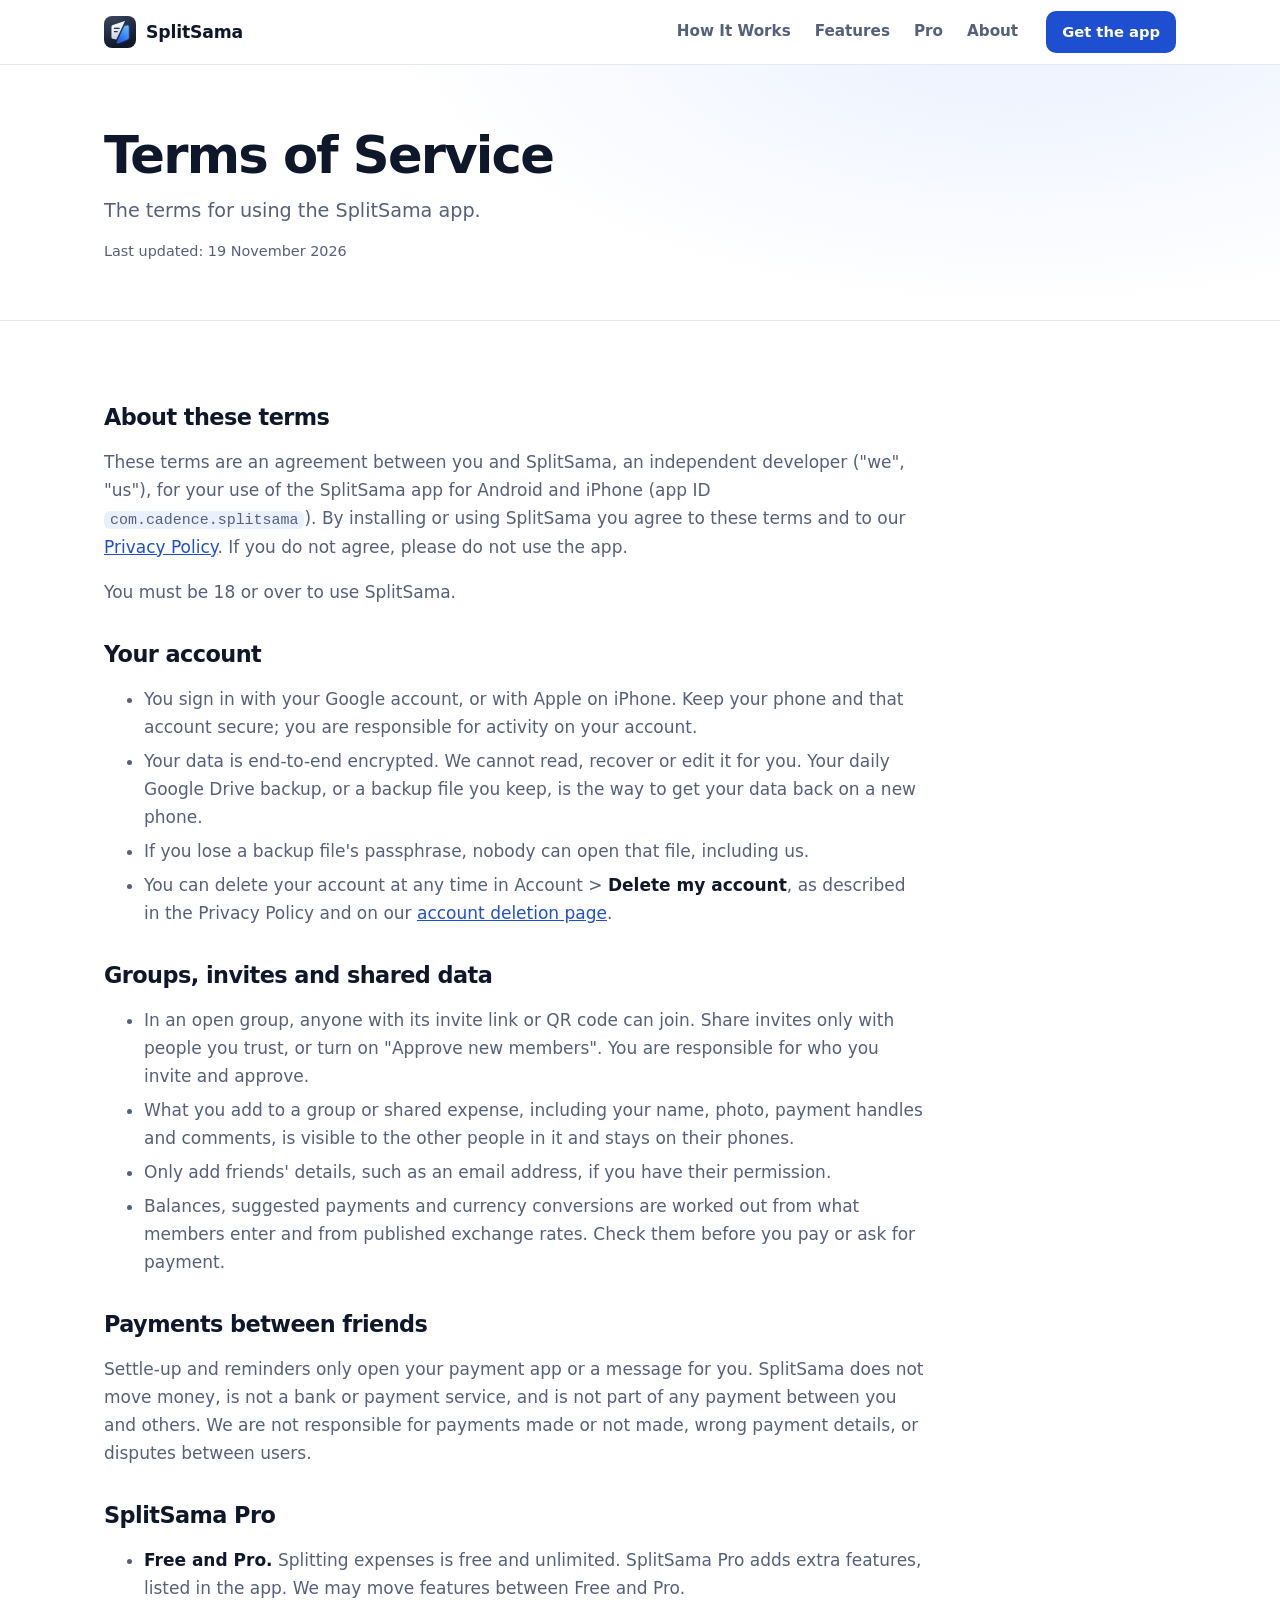
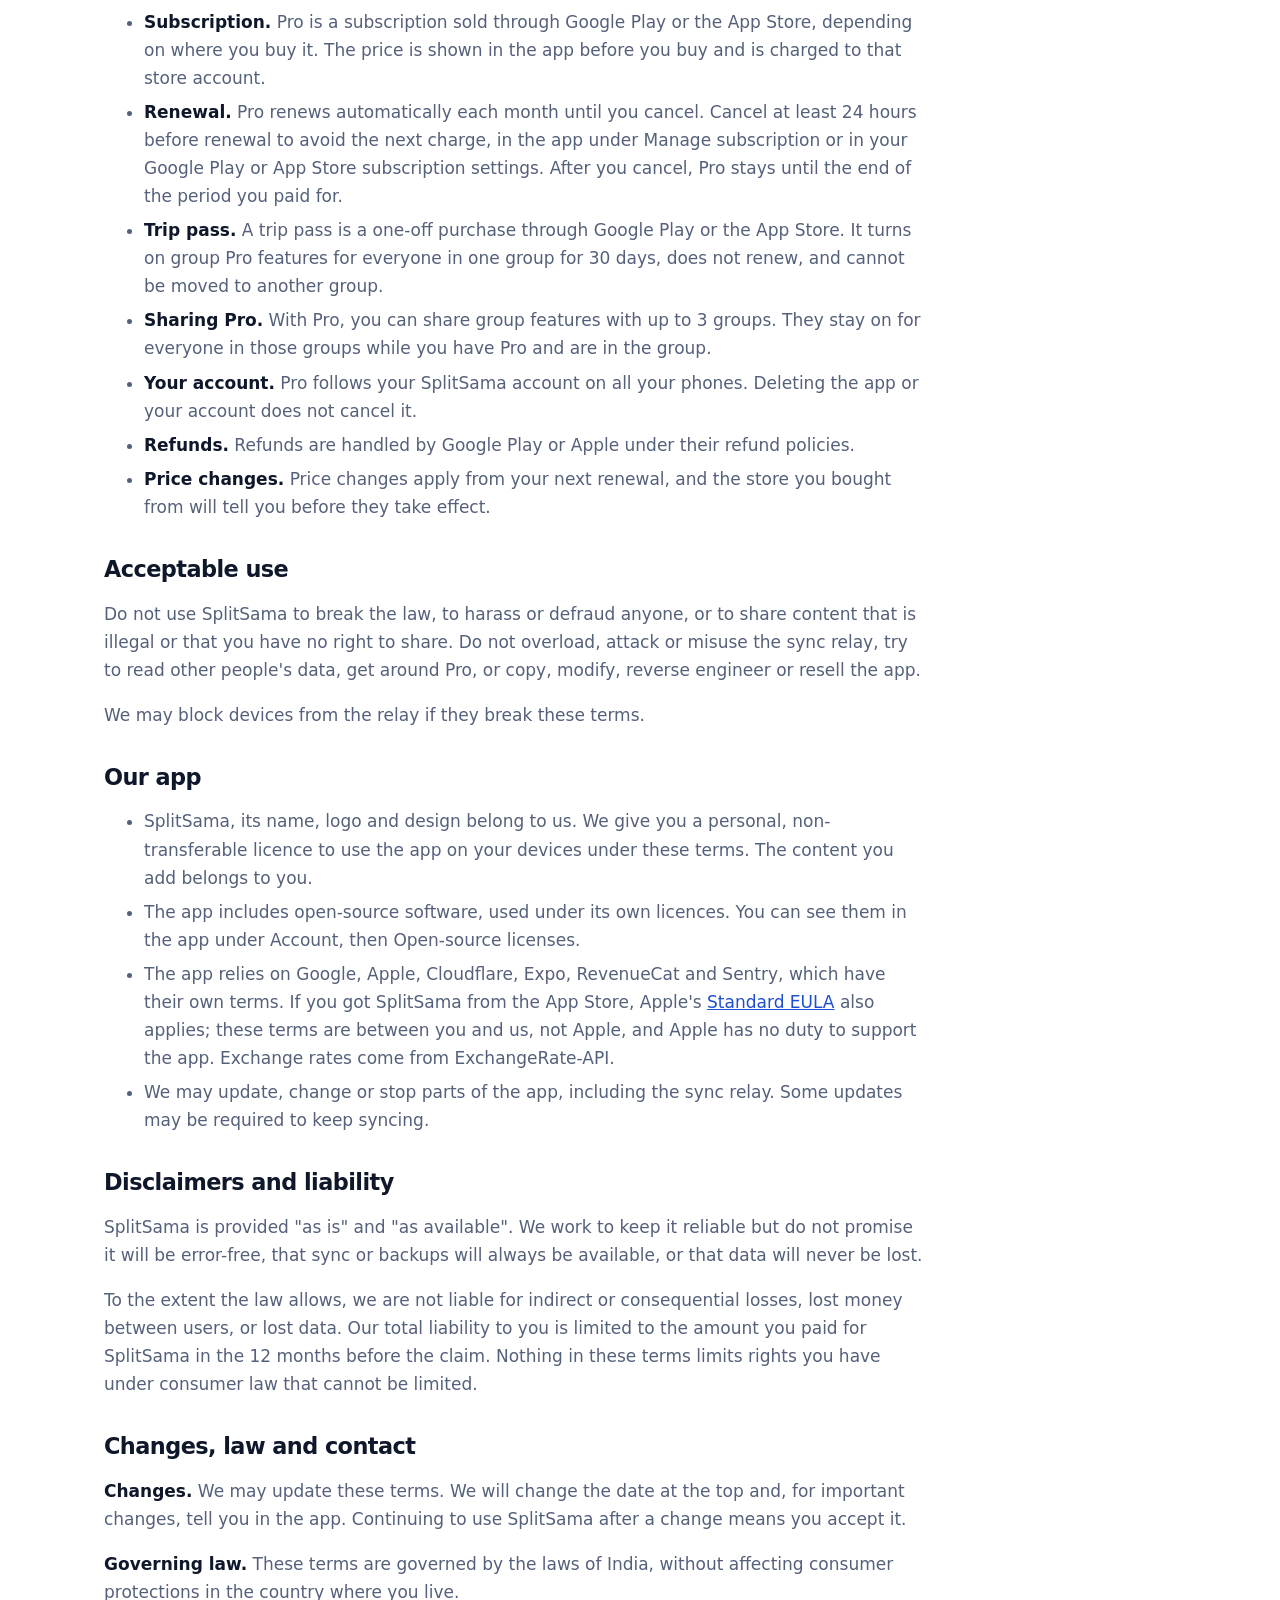
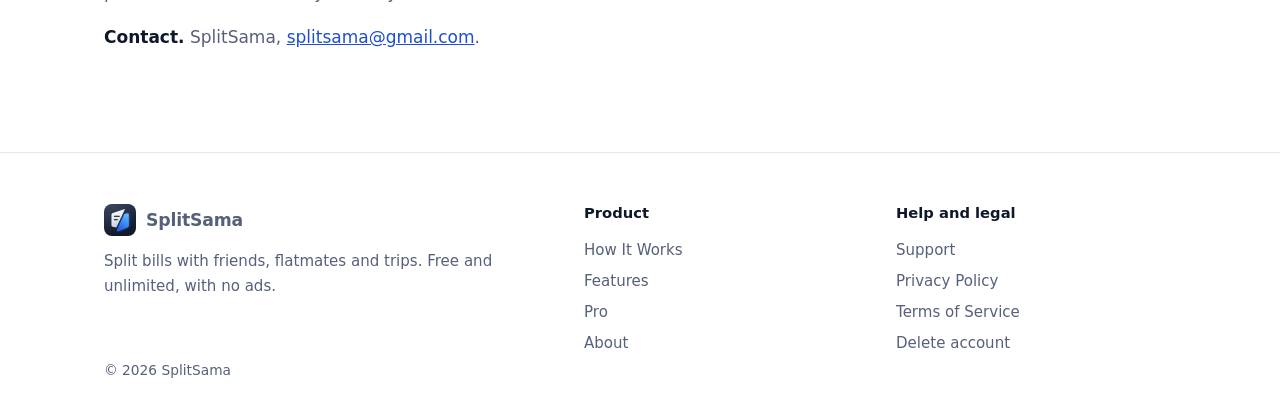
<file: terms/index.html>
<!doctype html>
<html lang="en">
<head>
<meta charset="utf-8">
<meta name="viewport" content="width=device-width, initial-scale=1">
<title>Terms of Service · SplitSama</title>
<meta name="description" content="The terms for using SplitSama, the free bill splitting app: your account, groups and invites, payments between friends, SplitSama Pro and trip passes.">
<link rel="canonical" href="https://splitsama.app/terms/">
<meta property="og:type" content="website">
<meta property="og:site_name" content="SplitSama">
<meta property="og:title" content="Terms of Service · SplitSama">
<meta property="og:description" content="The terms for using SplitSama, the free bill splitting app: your account, groups and invites, payments between friends, SplitSama Pro and trip passes.">
<meta property="og:url" content="https://splitsama.app/terms/">
<meta property="og:image" content="https://splitsama.app/assets/og.jpg?v=6">
<meta name="twitter:card" content="summary_large_image">
<meta name="theme-color" content="#161E30">
<link rel="icon" href="https://splitsama.app/assets/icon.png" type="image/png" sizes="256x256">
<link rel="stylesheet" href="../assets/site.css">
<meta property="og:image:width" content="1200">
<meta property="og:image:height" content="630">
<meta property="og:image:alt" content="SplitSama: split bills with friends and groups">
<meta property="og:locale" content="en_IN">
<meta name="twitter:title" content="Terms of Service · SplitSama">
<meta name="twitter:description" content="The terms for using SplitSama, the free bill splitting app: your account, groups and invites, payments between friends, SplitSama Pro and trip passes.">
<meta name="twitter:image" content="https://splitsama.app/assets/og.jpg?v=6">
<link rel="apple-touch-icon" href="https://splitsama.app/assets/icon.png">
<script type="application/ld+json">
[{"@context": "https://schema.org", "@type": "Organization", "@id": "https://splitsama.app/#org", "name": "SplitSama", "url": "https://splitsama.app/", "logo": "https://splitsama.app/assets/icon.png", "email": "splitsama@gmail.com"}, {"@context": "https://schema.org", "@type": "BreadcrumbList", "itemListElement": [{"@type": "ListItem", "position": 1, "name": "SplitSama", "item": "https://splitsama.app/"}, {"@type": "ListItem", "position": 2, "name": "Terms of Service", "item": "https://splitsama.app/terms/"}]}]
</script>
</head>
<body>
<header class="bar"><div class="wrap">
  <a class="brand" href="../" aria-label="Home"><img src="../assets/icon.png" alt="SplitSama split bills app icon" width="32" height="32">SplitSama</a>
  <nav class="nav" aria-label="Main"><a href="../how-it-works/">How It Works</a><a href="../features/">Features</a><a href="../pro/">Pro</a><a href="../about/">About</a></nav>
  <a class="btn small" href="../#get">Get the app</a>
</div></header>
<main>
<section class="page-head"><div class="wrap"><h1>Terms of Service</h1><p class="lede">The terms for using the SplitSama app.</p><p class="updated">Last updated: 19 November 2026</p></div></section>
<section class="block"><div class="wrap"><div class="prose legal">
<h2>About these terms</h2>
  <p>These terms are an agreement between you and SplitSama, an independent developer ("we", "us"), for your use of the SplitSama app for Android and iPhone (app ID <code>com.cadence.splitsama</code>). By installing or using SplitSama you agree to these terms and to our <a href="../privacy/">Privacy Policy</a>. If you do not agree, please do not use the app.</p>
  <p>You must be 18 or over to use SplitSama.</p>

<h2>Your account</h2>
  <ul>
    <li>You sign in with your Google account, or with Apple on iPhone. Keep your phone and that account secure; you are responsible for activity on your account.</li>
    <li>Your data is end-to-end encrypted. We cannot read, recover or edit it for you. Your daily Google Drive backup, or a backup file you keep, is the way to get your data back on a new phone.</li>
    <li>If you lose a backup file's passphrase, nobody can open that file, including us.</li>
    <li>You can delete your account at any time in Account &gt; <strong>Delete my account</strong>, as described in the Privacy Policy and on our <a href="../delete-account/">account deletion page</a>.</li>
  </ul>

<h2>Groups, invites and shared data</h2>
  <ul>
    <li>In an open group, anyone with its invite link or QR code can join. Share invites only with people you trust, or turn on "Approve new members". You are responsible for who you invite and approve.</li>
    <li>What you add to a group or shared expense, including your name, photo, payment handles and comments, is visible to the other people in it and stays on their phones.</li>
    <li>Only add friends' details, such as an email address, if you have their permission.</li>
    <li>Balances, suggested payments and currency conversions are worked out from what members enter and from published exchange rates. Check them before you pay or ask for payment.</li>
  </ul>

<h2>Payments between friends</h2>
  <p>Settle-up and reminders only open your payment app or a message for you. SplitSama does not move money, is not a bank or payment service, and is not part of any payment between you and others. We are not responsible for payments made or not made, wrong payment details, or disputes between users.</p>

<h2>SplitSama Pro</h2>
  <ul>
    <li><strong>Free and Pro.</strong> Splitting expenses is free and unlimited. SplitSama Pro adds extra features, listed in the app. We may move features between Free and Pro.</li>
    <li><strong>Subscription.</strong> Pro is a subscription sold through Google Play or the App Store, depending on where you buy it. The price is shown in the app before you buy and is charged to that store account.</li>
    <li><strong>Renewal.</strong> Pro renews automatically each month until you cancel. Cancel at least 24 hours before renewal to avoid the next charge, in the app under Manage subscription or in your Google Play or App Store subscription settings. After you cancel, Pro stays until the end of the period you paid for.</li>
    <li><strong>Trip pass.</strong> A trip pass is a one-off purchase through Google Play or the App Store. It turns on group Pro features for everyone in one group for 30 days, does not renew, and cannot be moved to another group.</li>
    <li><strong>Sharing Pro.</strong> With Pro, you can share group features with up to 3 groups. They stay on for everyone in those groups while you have Pro and are in the group.</li>
    <li><strong>Your account.</strong> Pro follows your SplitSama account on all your phones. Deleting the app or your account does not cancel it.</li>
    <li><strong>Refunds.</strong> Refunds are handled by Google Play or Apple under their refund policies.</li>
    <li><strong>Price changes.</strong> Price changes apply from your next renewal, and the store you bought from will tell you before they take effect.</li>
  </ul>

<h2>Acceptable use</h2>
  <p>Do not use SplitSama to break the law, to harass or defraud anyone, or to share content that is illegal or that you have no right to share. Do not overload, attack or misuse the sync relay, try to read other people's data, get around Pro, or copy, modify, reverse engineer or resell the app.</p>
  <p>We may block devices from the relay if they break these terms.</p>

<h2>Our app</h2>
  <ul>
    <li>SplitSama, its name, logo and design belong to us. We give you a personal, non-transferable licence to use the app on your devices under these terms. The content you add belongs to you.</li>
    <li>The app includes open-source software, used under its own licences. You can see them in the app under Account, then Open-source licenses.</li>
    <li>The app relies on Google, Apple, Cloudflare, Expo, RevenueCat and Sentry, which have their own terms. If you got SplitSama from the App Store, Apple's <a href="https://www.apple.com/legal/internet-services/itunes/dev/stdeula/">Standard EULA</a> also applies; these terms are between you and us, not Apple, and Apple has no duty to support the app. Exchange rates come from ExchangeRate-API.</li>
    <li>We may update, change or stop parts of the app, including the sync relay. Some updates may be required to keep syncing.</li>
  </ul>

<h2>Disclaimers and liability</h2>
  <p>SplitSama is provided "as is" and "as available". We work to keep it reliable but do not promise it will be error-free, that sync or backups will always be available, or that data will never be lost.</p>
  <p>To the extent the law allows, we are not liable for indirect or consequential losses, lost money between users, or lost data. Our total liability to you is limited to the amount you paid for SplitSama in the 12 months before the claim. Nothing in these terms limits rights you have under consumer law that cannot be limited.</p>

<h2>Changes, law and contact</h2>
  <p><strong>Changes.</strong> We may update these terms. We will change the date at the top and, for important changes, tell you in the app. Continuing to use SplitSama after a change means you accept it.</p>
  <p><strong>Governing law.</strong> These terms are governed by the laws of India, without affecting consumer protections in the country where you live.</p>
  <p><strong>Contact.</strong> SplitSama, <a href="mailto:splitsama@gmail.com">splitsama@gmail.com</a>.</p>
</div></div></section>
</main>
<footer class="foot"><div class="wrap">
  <div class="cols">
    <div><a class="brand" href="../"><img src="../assets/icon.png" alt="" width="32" height="32">SplitSama</a><p>Split bills with friends, flatmates and trips. Free and unlimited, with no ads.</p></div>
    <div><h4>Product</h4><a href="../how-it-works/">How It Works</a><a href="../features/">Features</a><a href="../pro/">Pro</a><a href="../about/">About</a></div>
    <div><h4>Help and legal</h4><a href="mailto:splitsama@gmail.com">Support</a><a href="../privacy/">Privacy Policy</a><a href="../terms/">Terms of Service</a><a href="../delete-account/">Delete account</a></div>
  </div>
  <p class="copy">© 2026 SplitSama</p>
</div></footer>
</body>
</html>
</file>
<file: assets/site.css>
:root{--bg:#fff;--alt:#F5F7FC;--card:#fff;--ink:#0F172A;--mute:#55607A;--line:#E3E8F2;--soft:#EAF0FE;--pri:#1F4FD1;--pri-ink:#fff;--navy:#0F1729;--shadow:0 24px 60px -24px rgba(15,23,42,.35)}
@media (prefers-color-scheme:dark){:root{--bg:#0A0F1A;--alt:#0E1524;--card:#121A2A;--ink:#EEF2FA;--mute:#9AA6BE;--line:#222D42;--soft:#18223A;--pri:#7EA6FF;--pri-ink:#0A0F1A;--shadow:0 24px 60px -24px rgba(0,0,0,.8)}}
*{box-sizing:border-box}
html{scroll-behavior:smooth;scroll-padding-top:76px;-webkit-text-size-adjust:100%}
body{margin:0;background:var(--bg);color:var(--ink);font:17px/1.65 system-ui,-apple-system,"Segoe UI",Roboto,"Helvetica Neue",sans-serif;-webkit-font-smoothing:antialiased}
img{max-width:100%;height:auto;display:block}
a{color:var(--pri)}
.wrap{max-width:1120px;margin:0 auto;padding:0 24px}
.bar{position:sticky;top:0;z-index:10;background:color-mix(in srgb,var(--bg) 88%,transparent);backdrop-filter:saturate(180%) blur(14px);border-bottom:1px solid var(--line)}
.bar .wrap{display:flex;align-items:center;gap:28px;min-height:64px}
.brand{display:flex;align-items:center;gap:10px;font-weight:750;font-size:1.08rem;letter-spacing:-.01em;color:var(--ink);text-decoration:none}
.brand img{width:32px;height:32px;border-radius:8px}
.nav{display:flex;gap:24px;margin-left:auto}
.nav a{color:var(--mute);text-decoration:none;font-size:.95rem;font-weight:550}
.nav a:hover,.nav a[aria-current]{color:var(--ink)}
.btn{display:inline-flex;align-items:center;gap:10px;background:var(--pri);color:var(--pri-ink);font-weight:650;padding:13px 22px;border-radius:12px;text-decoration:none;font-size:1rem}
.btn:hover{filter:brightness(1.08)}
.btn.small{padding:9px 16px;font-size:.92rem;border-radius:10px}
.btn.light{background:#fff;color:#111A2E}
.btn svg{flex:none}
.hero{padding:72px 0 80px;background:radial-gradient(1000px 500px at 80% -10%,var(--soft),transparent 70%)}
.hero .wrap{display:grid;grid-template-columns:1.1fr .9fr;gap:56px;align-items:center}
.eyebrow{display:block;color:var(--pri);font-weight:700;font-size:.85rem;letter-spacing:.06em;text-transform:uppercase;margin-bottom:12px}
h1{font-size:clamp(2.5rem,5.4vw,4rem);line-height:1.05;letter-spacing:-.035em;margin:0 0 20px;font-weight:800}
h1 span{color:var(--pri)}
.lede{font-size:1.2rem;color:var(--mute);margin:0 0 30px;max-width:34em}
.checks{list-style:none;display:flex;flex-wrap:wrap;gap:8px 22px;margin:26px 0 0;padding:0;color:var(--mute);font-size:.95rem}
.checks li{display:flex;align-items:center;gap:8px}
.checks li:before{content:"";width:8px;height:8px;border-radius:50%;background:var(--pri)}
.shot{display:block;width:100%;height:auto;max-width:300px;margin:0 auto;filter:drop-shadow(0 18px 30px rgba(10,20,50,.28))}
.page-head{padding:64px 0 56px;background:radial-gradient(900px 420px at 80% -20%,var(--soft),transparent 70%);border-bottom:1px solid var(--line)}
.page-head h1{font-size:clamp(2.2rem,4.6vw,3.2rem);margin-bottom:12px}
.page-head .lede{margin:0}
section.block{padding:84px 0}
section.alt{background:var(--alt)}
.head{max-width:680px;margin:0 0 44px}
.head.center{margin:0 auto 44px;text-align:center}
h2{font-size:clamp(1.75rem,3.4vw,2.4rem);line-height:1.15;letter-spacing:-.025em;margin:0 0 12px;font-weight:780}
.head p{color:var(--mute);margin:0;font-size:1.08rem}
.row{display:grid;grid-template-columns:1fr 1fr;gap:64px;align-items:center;padding:44px 0}
.row:first-child{padding-top:0}.row:last-child{padding-bottom:0}
.row.flip .media{order:2}
.row h3,.step h3{font-size:1.55rem;line-height:1.2;letter-spacing:-.02em;margin:0 0 12px;font-weight:750}
.row p{color:var(--mute);margin:0 0 14px}
.row ul{margin:0;padding:0;list-style:none;color:var(--mute)}
.row li{padding-left:22px;position:relative;margin-bottom:8px}
.row li:before{content:"";position:absolute;left:2px;top:.62em;width:8px;height:8px;border-radius:50%;background:var(--pri)}
.num{display:inline-flex;align-items:center;justify-content:center;width:34px;height:34px;border-radius:10px;background:var(--soft);color:var(--pri);font-weight:750;margin-bottom:14px}
.tag{display:inline-block;background:var(--soft);color:var(--pri);font-size:.76rem;font-weight:700;padding:3px 10px;border-radius:999px;margin-bottom:12px;letter-spacing:.02em}
.grid{display:grid;gap:18px;grid-template-columns:repeat(3,1fr)}
.card{background:var(--card);border:1px solid var(--line);border-radius:16px;padding:24px}
.card h3{margin:0 0 6px;font-size:1.08rem;letter-spacing:-.01em}
.card p{margin:0;color:var(--mute);font-size:.98rem}
.band{background:var(--navy);color:#fff}
.band .head p,.band .card p{color:#B9C4DC}
.band .card{background:rgba(255,255,255,.05);border-color:rgba(255,255,255,.1)}
.more{display:inline-block;margin-top:6px;font-weight:650;text-decoration:none}
.faq{max-width:780px;margin:0 auto}
details{border-bottom:1px solid var(--line);padding:4px 0}
summary{cursor:pointer;font-weight:650;padding:16px 28px 16px 0;list-style:none;position:relative}
summary::-webkit-details-marker{display:none}
summary:after{content:"+";position:absolute;right:4px;top:12px;font-size:1.4rem;color:var(--mute);font-weight:400}
details[open] summary:after{content:"−"}
details p{margin:0 0 18px;color:var(--mute)}
.cta{text-align:center;padding:72px 0;background:var(--navy);color:#fff}
.cta h2{margin-bottom:10px}.cta p{color:#B9C4DC;margin:0 0 26px}
.prose{max-width:720px}
.prose h2{font-size:1.5rem;margin:36px 0 8px}
.prose h2:first-child{margin-top:0}
.prose p,.prose li{color:var(--mute)}
.foot{border-top:1px solid var(--line);padding:48px 0 36px;font-size:.94rem;color:var(--mute)}
.foot .cols{display:grid;grid-template-columns:1.6fr 1fr 1fr;gap:32px}
.foot h4{margin:0 0 10px;color:var(--ink);font-size:.92rem}
.foot a{display:block;color:var(--mute);text-decoration:none;padding:3px 0}
.foot a:hover{color:var(--ink)}
.foot .brand{display:flex;margin-bottom:10px}
.foot p{margin:0;max-width:26em}
.copy{margin-top:32px;font-size:.86rem}
.tbl{max-width:820px;margin:0 auto;background:var(--card);border:1px solid var(--line);border-radius:16px;overflow:hidden}
.compare{width:100%;border-collapse:collapse;font-size:.98rem}
.compare caption{position:absolute;width:1px;height:1px;overflow:hidden;clip-path:inset(50%)}
.compare th,.compare td{padding:12px 20px;border-bottom:1px solid var(--line);text-align:left;font-weight:450}
.compare tbody tr:last-child th,.compare tbody tr:last-child td{border-bottom:0}
.compare td,.compare thead th:not(:first-child){text-align:center;width:96px;padding-left:8px;padding-right:8px}
.compare thead th{font-weight:700;background:var(--soft);position:sticky;top:0}
.compare thead th:last-child{color:var(--pri)}
.compare .grp th{font-weight:700;font-size:.82rem;letter-spacing:.04em;text-transform:uppercase;color:var(--mute);background:var(--alt);padding-top:16px}
.compare .yes{color:var(--pri);font-weight:800}
.compare .no{color:var(--mute)}
.compare .lim{color:var(--mute);font-size:.84rem;white-space:nowrap}
@media (max-width:640px){.compare{font-size:.92rem}.compare th,.compare td{padding:11px 12px}.compare td,.compare thead th:not(:first-child){width:70px;padding-left:4px;padding-right:4px}}
@media (max-width:860px){
 .hero .wrap,.row{grid-template-columns:1fr;gap:36px}
 .row.flip .media{order:0}
 .row .media{order:2!important}
 .hero{padding:48px 0 56px}section.block{padding:60px 0}
 .grid{grid-template-columns:1fr 1fr}
 .shot{max-width:270px}
}
@media (max-width:640px){
 .wrap{padding:0 16px}
 .grid,.foot .cols{grid-template-columns:1fr}
 .bar .wrap{flex-wrap:wrap;gap:0 14px;padding-top:10px;padding-bottom:0}
 .bar .btn{margin-left:auto}
 .nav{order:3;width:100%;margin:6px 0 0;gap:20px;overflow-x:auto;padding-bottom:10px}
 .nav a{white-space:nowrap}
 html{scroll-padding-top:110px}
}
@media (prefers-reduced-motion:reduce){html{scroll-behavior:auto}}
.page-head .updated{margin:14px 0 0;color:var(--mute);font-size:.9rem}
.prose.legal{max-width:820px}
.prose.legal h2{font-size:1.4rem}
.prose ol{padding-left:22px}
.prose li{margin-bottom:6px}
.prose strong{color:var(--ink)}
.prose code{font-size:.88em;background:var(--soft);padding:1px 6px;border-radius:6px}
.table-wrap{overflow-x:auto;margin:0 0 20px;background:var(--card);border:1px solid var(--line);border-radius:14px}
table.data{border-collapse:collapse;width:100%;min-width:600px;font-size:.93rem}
table.data th,table.data td{text-align:left;vertical-align:top;padding:11px 14px;border-bottom:1px solid var(--line)}
table.data th{background:var(--soft);color:var(--ink);font-weight:700}
table.data td{color:var(--mute)}
table.data tr:last-child td{border-bottom:0}
.hl{display:grid;grid-template-columns:repeat(3,1fr);gap:28px}
.hl-item{background:var(--alt);border:1px solid var(--line);border-radius:20px;padding:28px 24px 26px;text-align:center}
.hl-item .shot{max-width:190px;margin-bottom:22px}
.hl-item h3{margin:0 0 6px;font-size:1.2rem;letter-spacing:-.01em}
.hl-item p{margin:0;color:var(--mute);font-size:.98rem}
.hl-more{margin:32px 0 0;text-align:center}
.pro-teaser{display:flex;align-items:center;justify-content:space-between;gap:32px;background:var(--soft);border-radius:20px;padding:36px 40px}
.pro-teaser h2{font-size:clamp(1.5rem,2.6vw,1.9rem)}
.pro-teaser p{margin:0;color:var(--mute);max-width:36em}
.pro-teaser .btn{flex:none}
.price-note{display:flex;gap:12px;align-items:flex-start;margin:22px 0 0;max-width:40em;background:var(--card);border:1px solid var(--line);border-radius:14px;padding:14px 18px;font-size:.98rem;color:var(--mute)}
.price-note strong{color:var(--ink)}
@media (max-width:860px){
 .hl{grid-template-columns:1fr;gap:14px}
 .hl-item{display:grid;grid-template-columns:96px 1fr;gap:18px;align-items:center;text-align:left;padding:16px 18px}
 .hl-item .shot{max-width:96px;margin:0}
 .pro-teaser{flex-direction:column;align-items:flex-start;padding:28px 24px}
}
.pro-teaser .tag{background:var(--card)}
.grid.two{grid-template-columns:1fr 1fr}
@media (max-width:640px){.grid.two{grid-template-columns:1fr}}
.stores{display:flex;flex-wrap:wrap;gap:12px}.cta .stores{justify-content:center}
</file>
